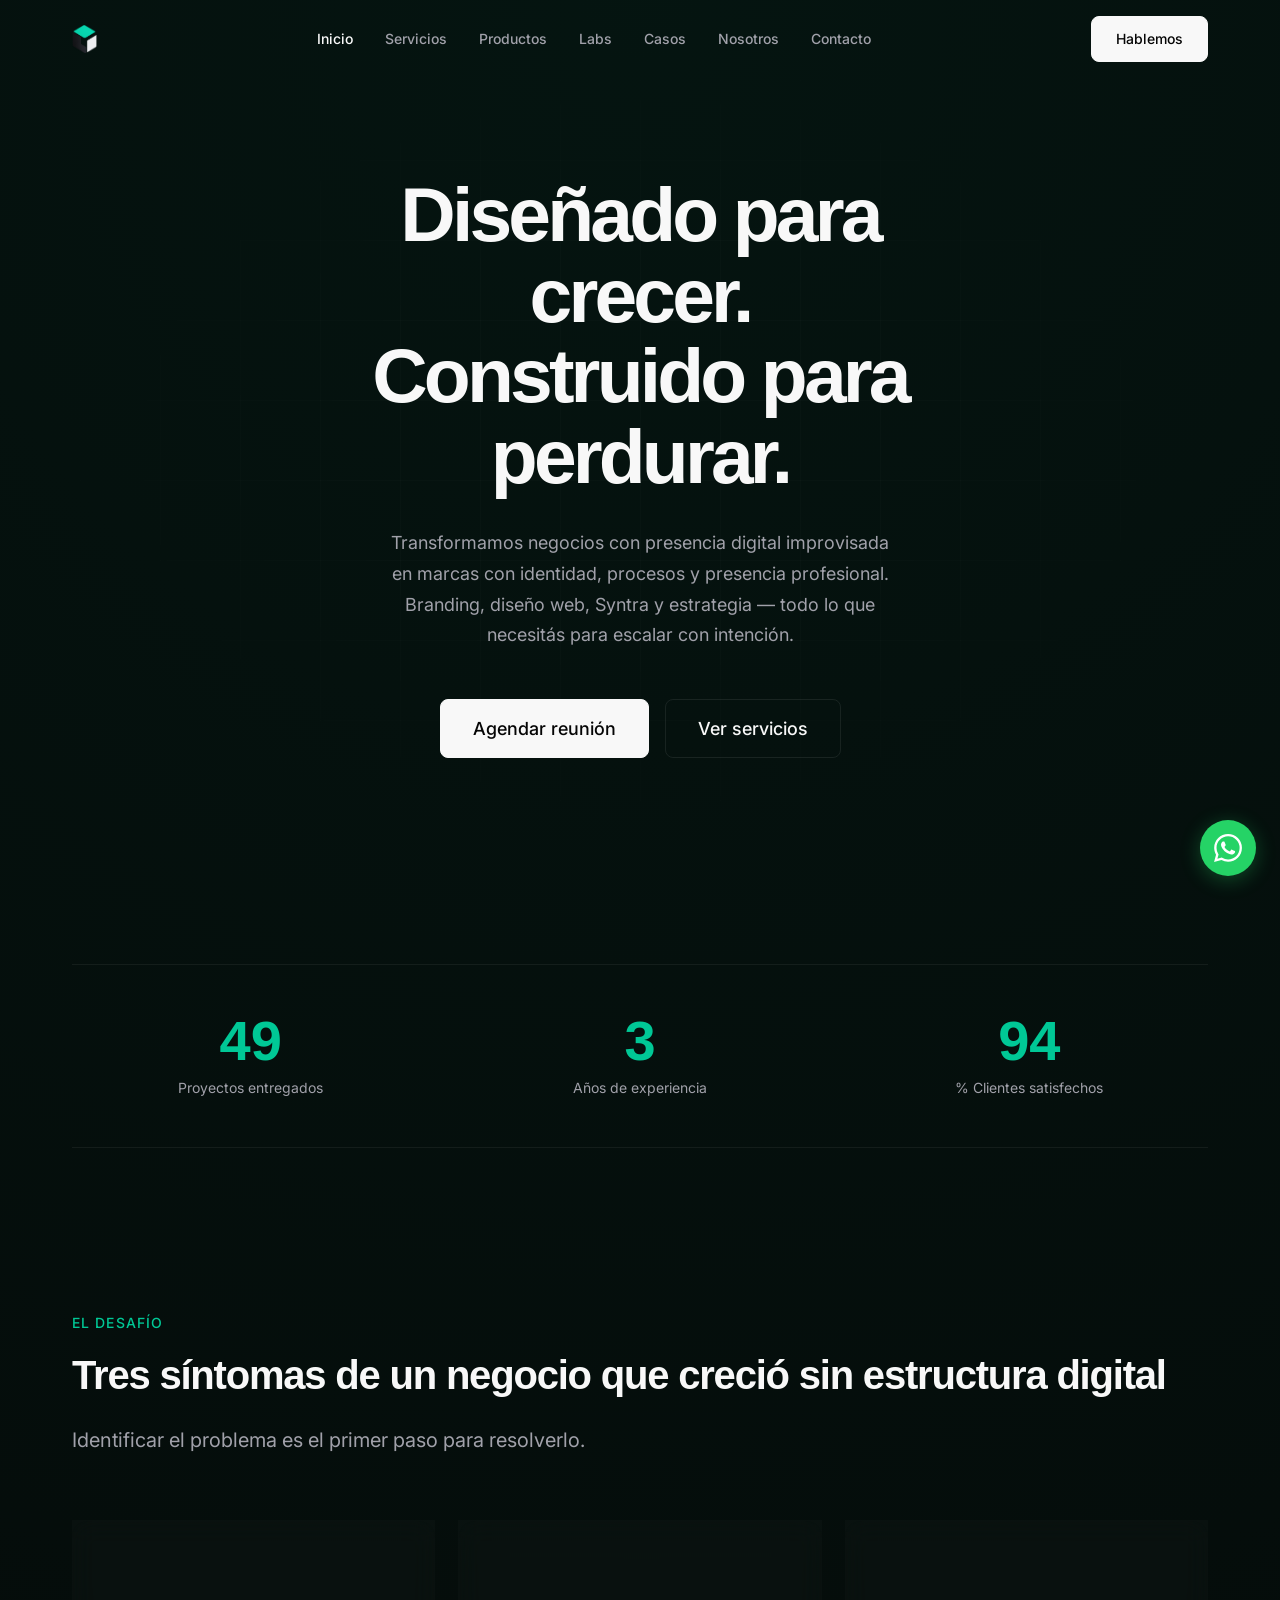
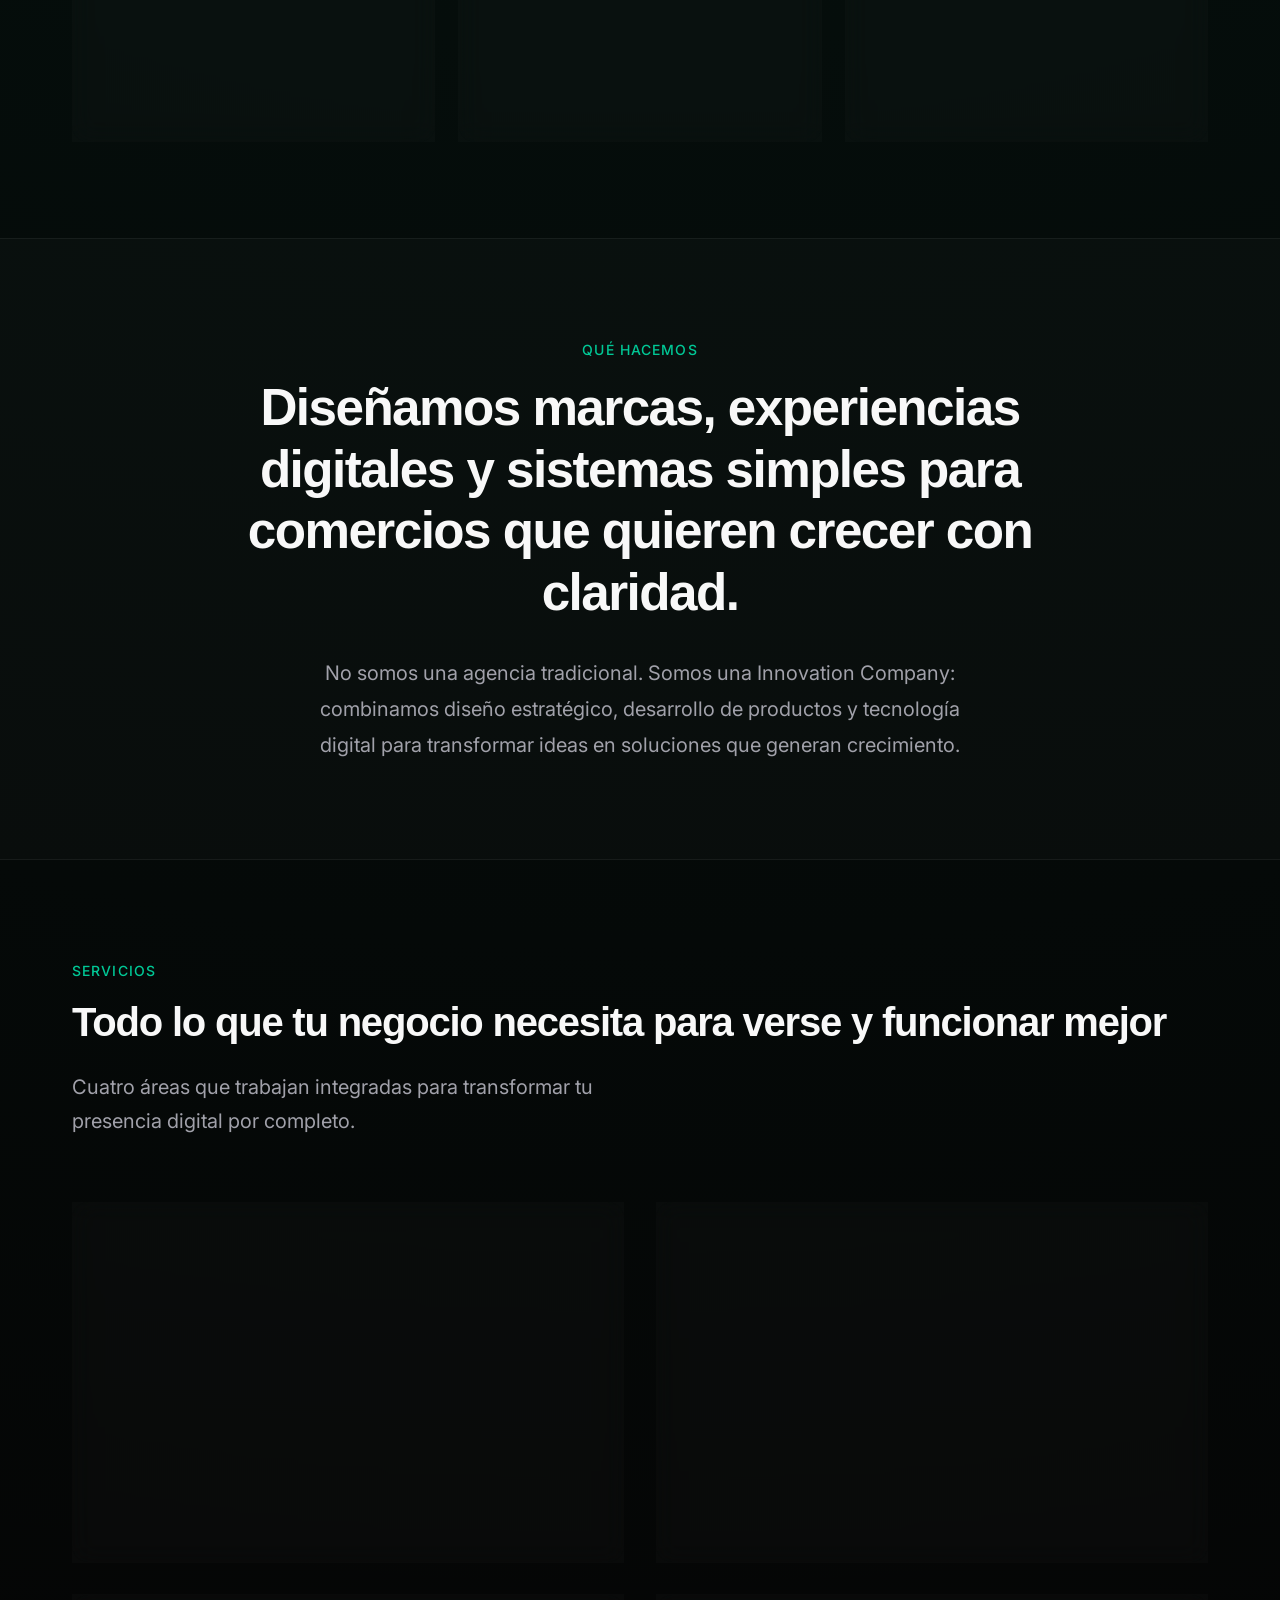
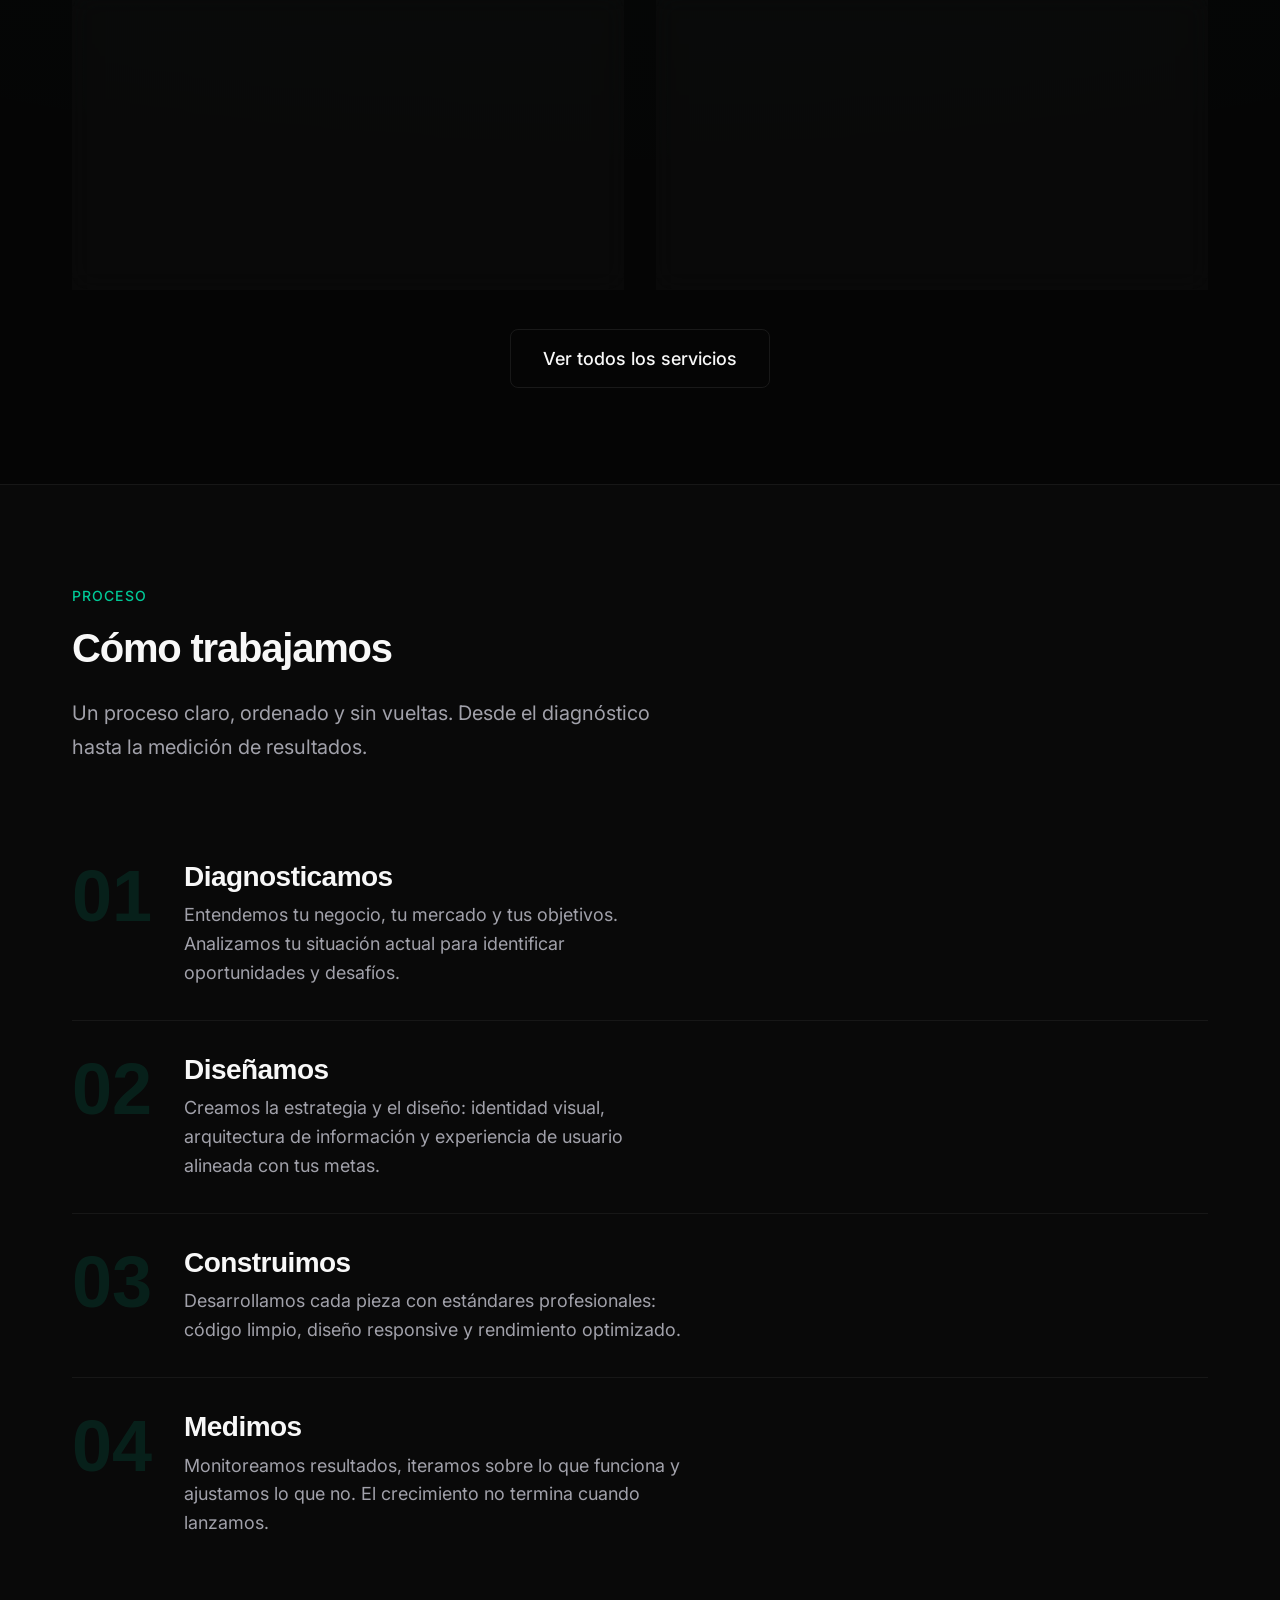
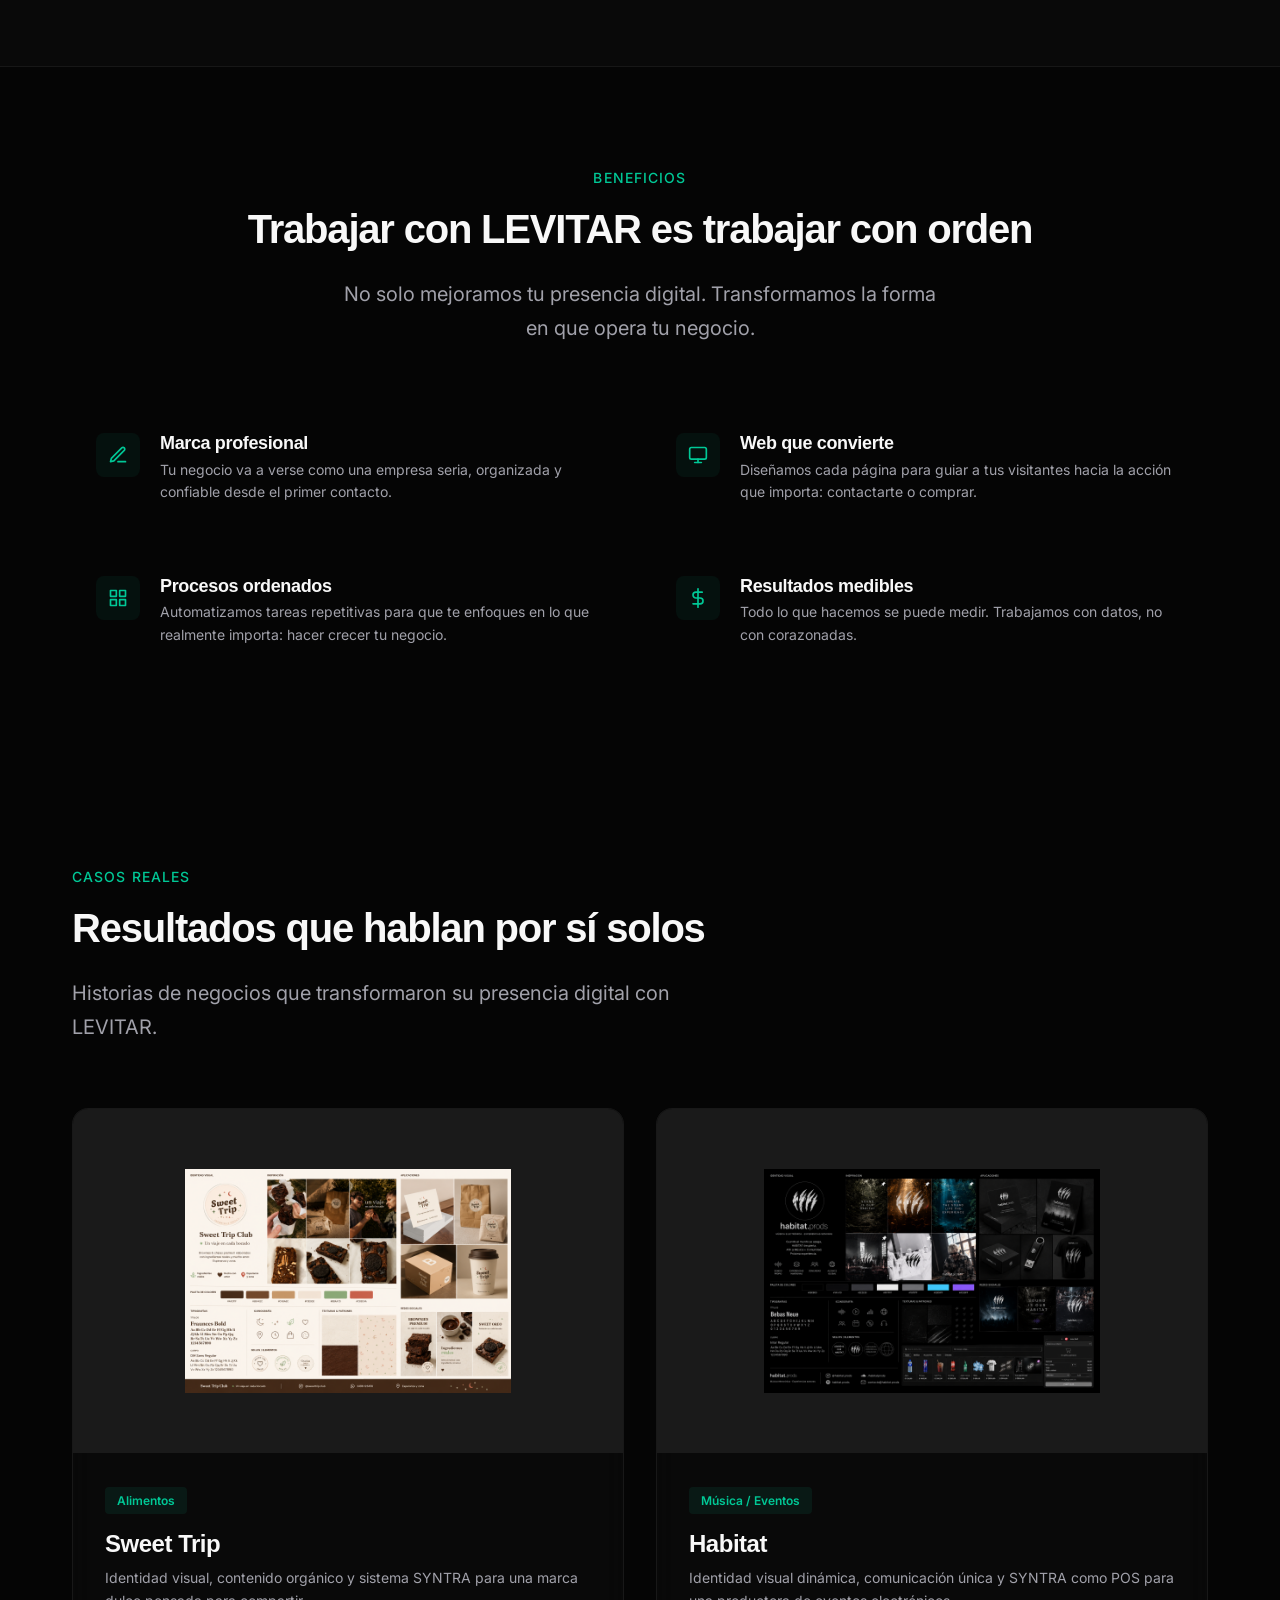
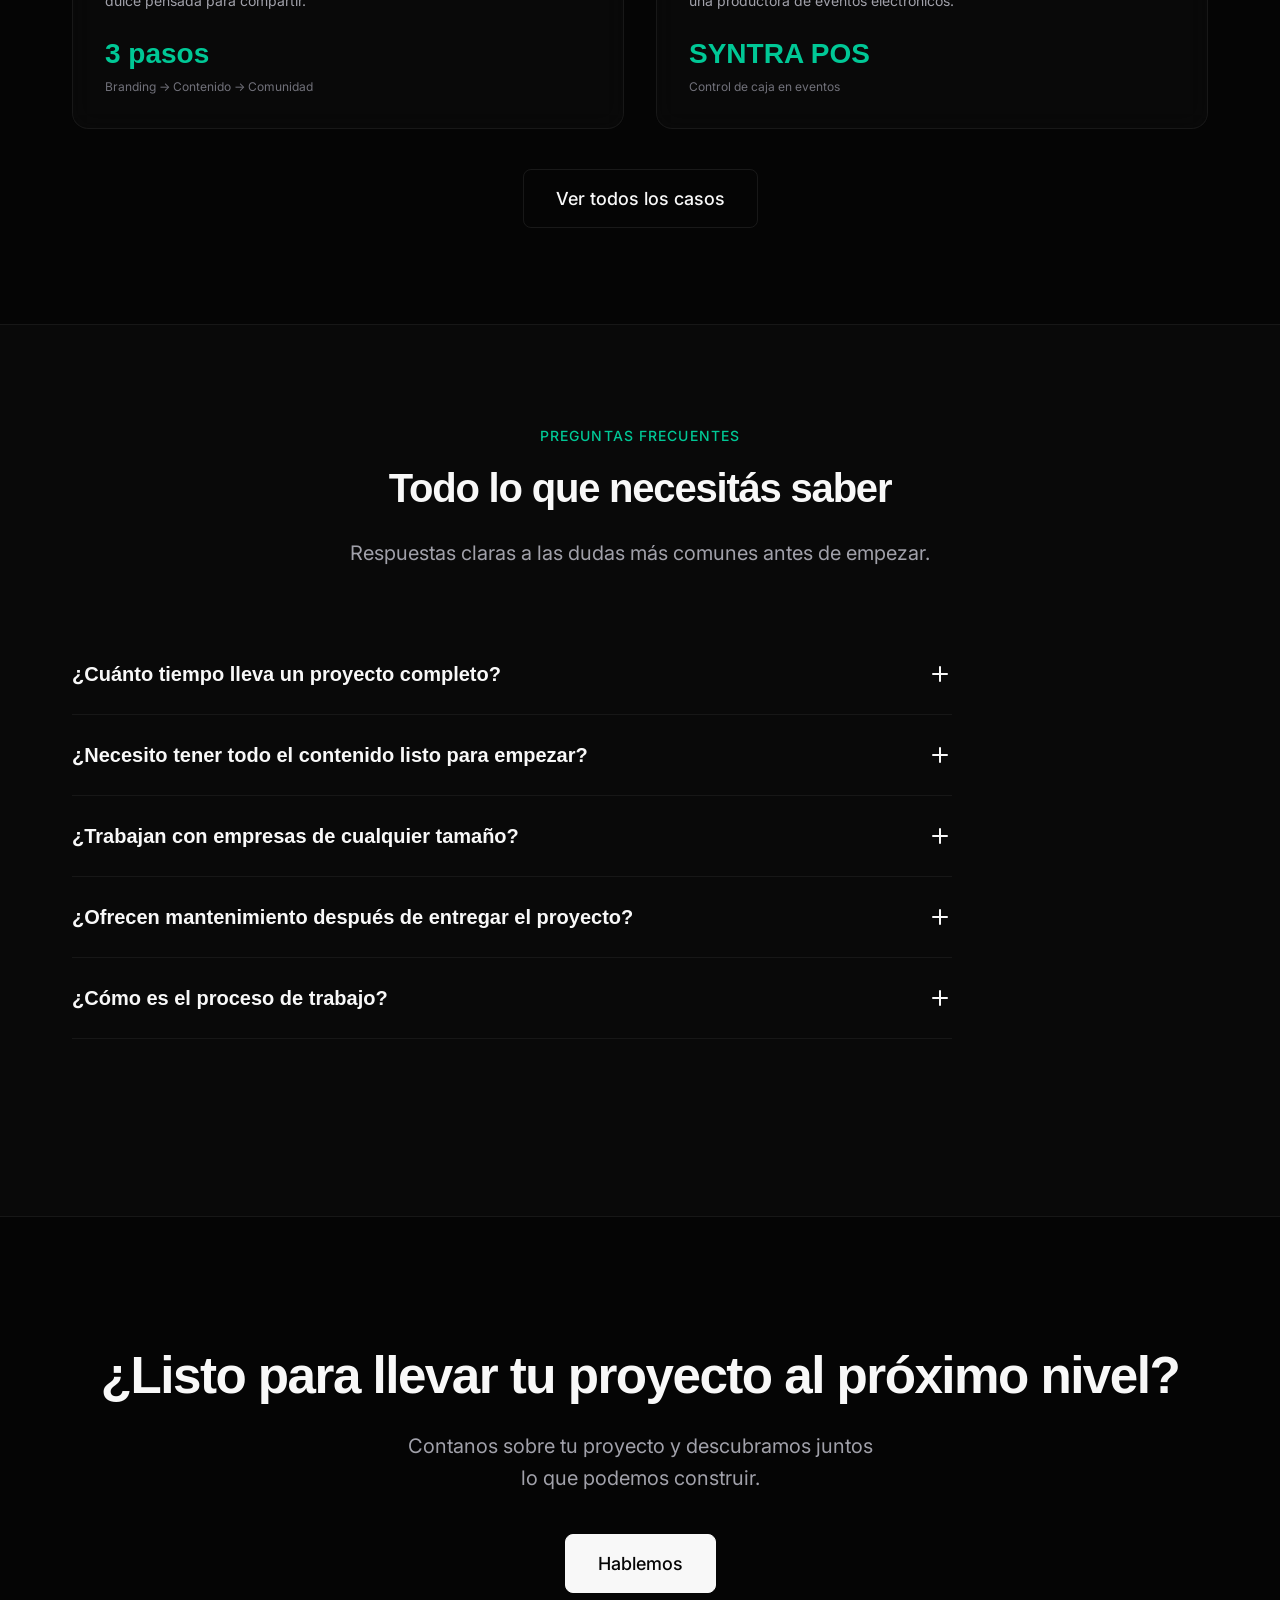
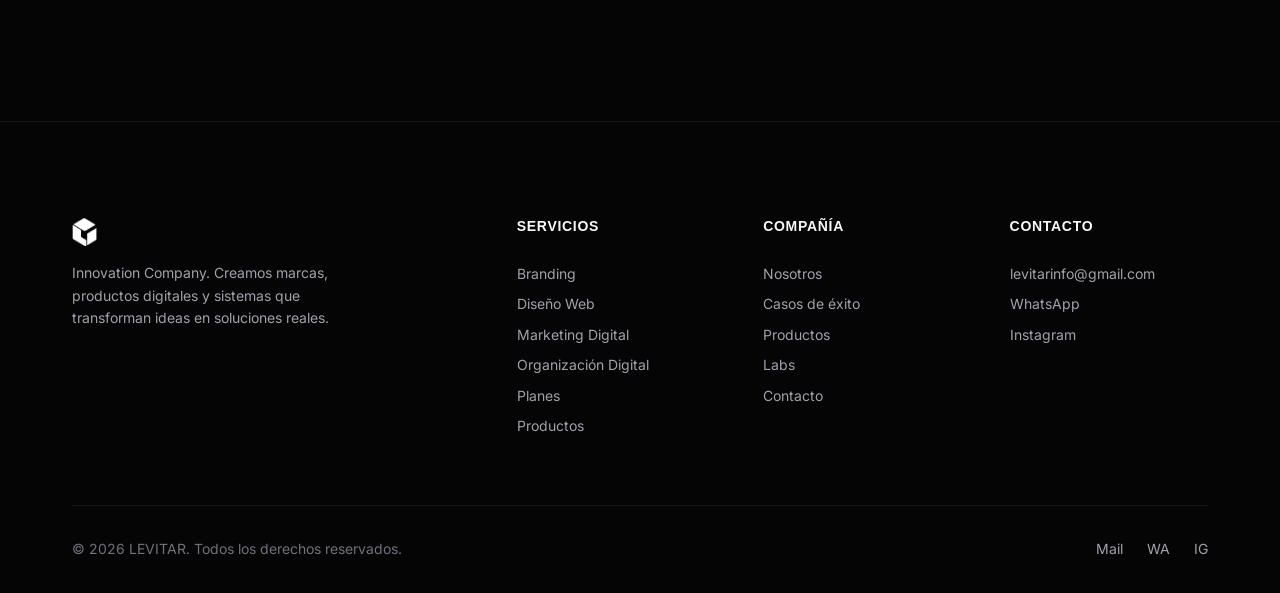
<file: index.html>
<!DOCTYPE html>
<html lang="es">
<head>
  <meta charset="UTF-8">
  <meta name="viewport" content="width=device-width, initial-scale=1.0">
  <title>LEVITAR — Innovation Company | Branding, Diseño Web y Sistemas</title>
  <meta name="description" content="Transformamos negocios con presencia digital improvisada en marcas profesionales con identidad, procesos y sistemas reales. Branding, diseño web, Syntra y estrategia digital.">
  <meta name="robots" content="index, follow">
  <link rel="canonical" href="https://levitar.com/">

  <!-- Open Graph -->
  <meta property="og:type" content="website">
  <meta property="og:url" content="https://levitar.com/">
  <meta property="og:title" content="LEVITAR — Innovation Company">
  <meta property="og:description" content="Transformamos negocios con presencia digital desordenada en marcas profesionales, organizadas y preparadas para crecer.">
  <meta property="og:image" content="https://levitar.com/assets/images/og/og-home.jpg">
  <meta property="og:locale" content="es_ES">

  <!-- Twitter Card -->
  <meta name="twitter:card" content="summary_large_image">
  <meta name="twitter:title" content="LEVITAR — Innovation Company">
  <meta name="twitter:description" content="Transformamos negocios con presencia digital desordenada en marcas profesionales, organizadas y preparadas para crecer.">
  <meta name="twitter:image" content="https://levitar.com/assets/images/og/og-home.jpg">

  <!-- Schema.org -->
  <script type="application/ld+json">
  {
    "@context": "https://schema.org",
    "@type": "Organization",
    "name": "LEVITAR",
    "url": "https://levitar.com",
    "description": "Innovation Company especializada en branding, diseño web, marketing digital y organización digital.",
    "foundingDate": "2020",
    "contactPoint": {
      "@type": "ContactPoint",
      "contactType": "sales",
      "email": "levitarinfo@gmail.com"
    },
    "sameAs": [
      "https://instagram.com/levitar",
      "https://instagram.com/levitar.studio"
    ]
  }
  </script>

  <!-- Fonts -->
  <link rel="preconnect" href="https://api.fontshare.com">
  <link rel="preconnect" href="https://fonts.googleapis.com">
  <link rel="preconnect" href="https://fonts.gstatic.com" crossorigin>
  <link href="https://api.fontshare.com/v2/css?f[]=satoshi@300,400,500,700,900&display=swap" rel="stylesheet">
  <link href="https://fonts.googleapis.com/css2?family=Inter:wght@300;400;500;600;700&display=swap" rel="stylesheet">

  <!-- CSS -->
  <link rel="stylesheet" href="assets/css/variables.css">
  <link rel="stylesheet" href="assets/css/reset.css">
  <link rel="stylesheet" href="assets/css/base.css">
  <link rel="stylesheet" href="assets/css/layout.css">
  <link rel="stylesheet" href="assets/css/components.css">
  <link rel="stylesheet" href="assets/css/home.css">

  <!-- Favicon -->
  <link rel="icon" type="image/svg+xml" href="assets/images/logo.png">
  <link rel="apple-touch-icon" href="assets/images/logo.png">
</head>
<body>

  <!-- Overlay for mobile menu -->
  <div class="overlay"></div>

  <!-- Header -->
  <header class="header">
    <div class="header-inner">
      <a href="index.html" class="header-logo">
        <img src="assets/images/logo.png" alt="LEVITAR" class="header-logo-img">
      </a>
      <button class="menu-toggle" aria-label="Abrir menú">
        <span></span><span></span><span></span>
      </button>
      <nav class="header-nav">
        <a href="index.html">Inicio</a>
        <a href="servicios.html">Servicios</a>
        <a href="productos.html">Productos</a>
        <a href="labs.html">Labs</a>
        <a href="casos.html">Casos</a>
        <a href="nosotros.html">Nosotros</a>
        <a href="contacto.html">Contacto</a>
      </nav>
      <div class="header-cta">
        <a href="contacto.html" class="btn btn-primary">Hablemos</a>
      </div>
    </div>
  </header>

  <main>
    <!-- Hero -->
    <section class="hero">
      <div class="hero-bg-pattern"></div>
      <div class="container">
        <div class="hero-content">
          <h1 class="reveal">
            <span class="line">Diseñado para crecer.</span>
            <span class="line">Construido para perdurar.</span>
          </h1>
          <p class="reveal" data-delay="200">Transformamos negocios con presencia digital improvisada en marcas con identidad, procesos y presencia profesional. Branding, diseño web, Syntra y estrategia — todo lo que necesitás para escalar con intención.</p>
          <div class="hero-actions reveal" data-delay="400">
            <a href="contacto.html" class="btn btn-primary btn-lg">Agendar reunión</a>
            <a href="servicios.html" class="btn btn-secondary btn-lg">Ver servicios</a>
          </div>
        </div>
      </div>
    </section>

    <!-- Stats -->
    <section class="section-sm">
      <div class="container">
        <div class="stats-bar reveal">
          <div class="stat-item">
            <div class="stat-number" data-target="50">0</div>
            <div class="stat-label">Proyectos entregados</div>
          </div>
          <div class="stat-item">
            <div class="stat-number" data-target="4">0</div>
            <div class="stat-label">Años de experiencia</div>
          </div>
          <div class="stat-item">
            <div class="stat-number" data-target="96">0</div>
            <div class="stat-label">% Clientes satisfechos</div>
          </div>
        </div>
      </div>
    </section>

    <!-- Problem -->
    <section class="section">
      <div class="container">
        <div class="section-header reveal">
          <span class="section-label">El desafío</span>
          <h2 class="section-title">Tres síntomas de un negocio que creció sin estructura digital</h2>
          <p class="section-subtitle">Identificar el problema es el primer paso para resolverlo.</p>
        </div>
        <div class="problem-grid">
          <div class="problem-item reveal" data-delay="100">
            <div class="problem-icon">
              <svg width="40" height="40" viewBox="0 0 24 24" fill="none" stroke="currentColor" stroke-width="1.5" stroke-linecap="round" stroke-linejoin="round">
                <path d="M12 20h9"/><path d="M16.5 3.5a2.121 2.121 0 0 1 3 3L7 19l-4 1 1-4L16.5 3.5z"/>
              </svg>
            </div>
            <h3>Marca improvisada</h3>
            <p>Logos hechos con plantillas, colores sin coherencia y una identidad que no comunica el valor real de tu negocio.</p>
          </div>
          <div class="problem-item reveal" data-delay="200">
            <div class="problem-icon">
              <svg width="40" height="40" viewBox="0 0 24 24" fill="none" stroke="currentColor" stroke-width="1.5" stroke-linecap="round" stroke-linejoin="round">
                <rect x="2" y="3" width="20" height="14" rx="2" ry="2"/><line x1="8" y1="21" x2="16" y2="21"/><line x1="12" y1="17" x2="12" y2="21"/>
              </svg>
            </div>
            <h3>Web antigua o inexistente</h3>
            <p>Sitios que no se ven bien en celular, cargan lento y no convierten visitantes en clientes.</p>
          </div>
          <div class="problem-item reveal" data-delay="300">
            <div class="problem-icon">
              <svg width="40" height="40" viewBox="0 0 24 24" fill="none" stroke="currentColor" stroke-width="1.5" stroke-linecap="round" stroke-linejoin="round">
                <rect x="3" y="3" width="7" height="7"/><rect x="14" y="3" width="7" height="7"/><rect x="14" y="14" width="7" height="7"/><rect x="3" y="14" width="7" height="7"/>
              </svg>
            </div>
            <h3>Procesos desordenados</h3>
            <p>Pedidos por WhatsApp, clientes en Excel, facturación manual. Tu negocio merece sistemas que funcionen solos.</p>
          </div>
        </div>
      </div>
    </section>

    <!-- What We Do -->
    <section class="section section-alt">
      <div class="container">
        <div class="whatwedo-content reveal">
          <span class="section-label">Qué hacemos</span>
          <h2>Diseñamos marcas, experiencias digitales y sistemas simples para comercios que quieren crecer con claridad.</h2>
          <p class="lead">No somos una agencia tradicional. Somos una Innovation Company: combinamos diseño estratégico, desarrollo de productos y tecnología digital para transformar ideas en soluciones que generan crecimiento.</p>
        </div>
      </div>
    </section>

    <!-- Services -->
    <section class="section">
      <div class="container">
        <div class="section-header reveal">
          <span class="section-label">Servicios</span>
          <h2 class="section-title">Todo lo que tu negocio necesita para verse y funcionar mejor</h2>
          <p class="section-subtitle">Cuatro áreas que trabajan integradas para transformar tu presencia digital por completo.</p>
        </div>
        <div class="grid-2">
          <div class="service-card reveal" data-delay="100">
            <div class="service-card-number">01</div>
            <h3>Branding</h3>
            <p>Identidad visual completa, sistema de marca y diseño gráfico para que tu negocio se vea tan profesional como es.</p>
            <div class="service-card-tags">
              <span class="service-tag">Identidad visual</span>
              <span class="service-tag">Sistema visual</span>
              <span class="service-tag">Manual de marca</span>
              <span class="service-tag">Redes sociales</span>
            </div>
          </div>
          <div class="service-card reveal" data-delay="200">
            <div class="service-card-number">02</div>
            <h3>Diseño Web</h3>
            <p>Landing pages, sitios institucionales y tiendas online con experiencia de usuario pensada para convertir.</p>
            <div class="service-card-tags">
              <span class="service-tag">Landing pages</span>
              <span class="service-tag">Sitios web</span>
              <span class="service-tag">Tiendas online</span>
              <span class="service-tag">UX/UI</span>
            </div>
          </div>
          <div class="service-card reveal" data-delay="300">
            <div class="service-card-number">03</div>
            <h3>Marketing Digital</h3>
            <p>Estrategia, contenido y campañas que conectan con tu audiencia y generan resultados medibles.</p>
            <div class="service-card-tags">
              <span class="service-tag">Estrategia</span>
              <span class="service-tag">Redes sociales</span>
              <span class="service-tag">Contenido</span>
              <span class="service-tag">Campañas</span>
            </div>
          </div>
          <div class="service-card reveal" data-delay="400">
            <div class="service-card-number">04</div>
            <h3>Organización Digital</h3>
            <p>Formularios, CRM, automatizaciones e integraciones para que tu negocio funcione solo.</p>
            <div class="service-card-tags">
              <span class="service-tag">Formularios</span>
              <span class="service-tag">CRM</span>
              <span class="service-tag">Automatizaciones</span>
              <span class="service-tag">SYNTRA</span>
            </div>
          </div>
        </div>
        <div class="reveal" style="text-align:center;margin-top:var(--space-10)">
          <a href="servicios.html" class="btn btn-outline btn-lg">Ver todos los servicios</a>
        </div>
      </div>
    </section>

    <!-- Process -->
    <section class="section section-alt">
      <div class="container">
        <div class="section-header reveal">
          <span class="section-label">Proceso</span>
          <h2 class="section-title">Cómo trabajamos</h2>
          <p class="section-subtitle">Un proceso claro, ordenado y sin vueltas. Desde el diagnóstico hasta la medición de resultados.</p>
        </div>
        <div class="process-step reveal" data-delay="100">
          <div class="process-step-number">01</div>
          <div class="process-step-content">
            <h3>Diagnosticamos</h3>
            <p>Entendemos tu negocio, tu mercado y tus objetivos. Analizamos tu situación actual para identificar oportunidades y desafíos.</p>
          </div>
        </div>
        <div class="process-step reveal" data-delay="200">
          <div class="process-step-number">02</div>
          <div class="process-step-content">
            <h3>Diseñamos</h3>
            <p>Creamos la estrategia y el diseño: identidad visual, arquitectura de información y experiencia de usuario alineada con tus metas.</p>
          </div>
        </div>
        <div class="process-step reveal" data-delay="300">
          <div class="process-step-number">03</div>
          <div class="process-step-content">
            <h3>Construimos</h3>
            <p>Desarrollamos cada pieza con estándares profesionales: código limpio, diseño responsive y rendimiento optimizado.</p>
          </div>
        </div>
        <div class="process-step reveal" data-delay="400">
          <div class="process-step-number">04</div>
          <div class="process-step-content">
            <h3>Medimos</h3>
            <p>Monitoreamos resultados, iteramos sobre lo que funciona y ajustamos lo que no. El crecimiento no termina cuando lanzamos.</p>
          </div>
        </div>
      </div>
    </section>

    <!-- Benefits -->
    <section class="section">
      <div class="container">
        <div class="section-header section-header-centered reveal">
          <span class="section-label">Beneficios</span>
          <h2 class="section-title">Trabajar con LEVITAR es trabajar con orden</h2>
          <p class="section-subtitle">No solo mejoramos tu presencia digital. Transformamos la forma en que opera tu negocio.</p>
        </div>
        <div class="benefits-grid">
          <div class="benefit-item reveal" data-delay="100">
            <div class="benefit-icon">
              <svg width="20" height="20" viewBox="0 0 24 24" fill="none" stroke="currentColor" stroke-width="2" stroke-linecap="round" stroke-linejoin="round"><path d="M12 20h9"/><path d="M16.5 3.5a2.121 2.121 0 0 1 3 3L7 19l-4 1 1-4L16.5 3.5z"/></svg>
            </div>
            <div>
              <h4>Marca profesional</h4>
              <p>Tu negocio va a verse como una empresa seria, organizada y confiable desde el primer contacto.</p>
            </div>
          </div>
          <div class="benefit-item reveal" data-delay="200">
            <div class="benefit-icon">
              <svg width="20" height="20" viewBox="0 0 24 24" fill="none" stroke="currentColor" stroke-width="2" stroke-linecap="round" stroke-linejoin="round"><rect x="2" y="3" width="20" height="14" rx="2" ry="2"/><line x1="8" y1="21" x2="16" y2="21"/><line x1="12" y1="17" x2="12" y2="21"/></svg>
            </div>
            <div>
              <h4>Web que convierte</h4>
              <p>Diseñamos cada página para guiar a tus visitantes hacia la acción que importa: contactarte o comprar.</p>
            </div>
          </div>
          <div class="benefit-item reveal" data-delay="300">
            <div class="benefit-icon">
              <svg width="20" height="20" viewBox="0 0 24 24" fill="none" stroke="currentColor" stroke-width="2" stroke-linecap="round" stroke-linejoin="round"><rect x="3" y="3" width="7" height="7"/><rect x="14" y="3" width="7" height="7"/><rect x="14" y="14" width="7" height="7"/><rect x="3" y="14" width="7" height="7"/></svg>
            </div>
            <div>
              <h4>Procesos ordenados</h4>
              <p>Automatizamos tareas repetitivas para que te enfoques en lo que realmente importa: hacer crecer tu negocio.</p>
            </div>
          </div>
          <div class="benefit-item reveal" data-delay="400">
            <div class="benefit-icon">
              <svg width="20" height="20" viewBox="0 0 24 24" fill="none" stroke="currentColor" stroke-width="2" stroke-linecap="round" stroke-linejoin="round"><line x1="12" y1="1" x2="12" y2="23"/><path d="M17 5H9.5a3.5 3.5 0 0 0 0 7h5a3.5 3.5 0 0 1 0 7H6"/></svg>
            </div>
            <div>
              <h4>Resultados medibles</h4>
              <p>Todo lo que hacemos se puede medir. Trabajamos con datos, no con corazonadas.</p>
            </div>
          </div>
        </div>
      </div>
    </section>

    <!-- Cases -->
    <section class="section">
      <div class="container">
        <div class="section-header reveal">
          <span class="section-label">Casos reales</span>
          <h2 class="section-title">Resultados que hablan por sí solos</h2>
          <p class="section-subtitle">Historias de negocios que transformaron su presencia digital con LEVITAR.</p>
        </div>
        <div class="grid-2">
          <div class="case-card reveal" data-delay="100">
            <div class="case-card-image" style="background:#1a1a1a;padding:2rem;display:flex;align-items:center;justify-content:center">
              <img src="projects/press-sweet.png" alt="Sweet Trip" style="max-width:80%;max-height:80%;object-fit:contain">
            </div>
            <div class="case-card-body">
              <span class="case-card-tag">Alimentos</span>
              <h3>Sweet Trip</h3>
              <p>Identidad visual, contenido orgánico y sistema SYNTRA para una marca dulce pensada para compartir.</p>
              <div class="case-stat">3 pasos</div>
              <div class="case-stat-label">Branding → Contenido → Comunidad</div>
            </div>
          </div>
          <div class="case-card reveal" data-delay="200">
            <div class="case-card-image" style="background:#1a1a1a;padding:2rem;display:flex;align-items:center;justify-content:center">
              <img src="projects/press-habit.png" alt="Habitat" style="max-width:80%;max-height:80%;object-fit:contain">
            </div>
            <div class="case-card-body">
              <span class="case-card-tag">Música / Eventos</span>
              <h3>Habitat</h3>
              <p>Identidad visual dinámica, comunicación única y SYNTRA como POS para una productora de eventos electrónicos.</p>
              <div class="case-stat">SYNTRA POS</div>
              <div class="case-stat-label">Control de caja en eventos</div>
            </div>
          </div>
        </div>
        <div class="reveal" style="text-align:center;margin-top:var(--space-10)">
          <a href="casos.html" class="btn btn-outline btn-lg">Ver todos los casos</a>
        </div>
      </div>
    </section>

    <!-- FAQ -->
    <section class="section section-alt">
      <div class="container">
        <div class="section-header section-header-centered reveal">
          <span class="section-label">Preguntas frecuentes</span>
          <h2 class="section-title">Todo lo que necesitás saber</h2>
          <p class="section-subtitle">Respuestas claras a las dudas más comunes antes de empezar.</p>
        </div>
        <div class="container-narrow">
          <div class="accordion reveal" data-delay="100">
            <button class="accordion-header">
              ¿Cuánto tiempo lleva un proyecto completo?
              <span class="accordion-icon"></span>
            </button>
            <div class="accordion-content">
              <p>Depende del alcance. Un proyecto de branding esencial puede llevar 2-3 semanas. Una web institucional completa, de 4 a 6 semanas. Proyectos integrales con branding + web + organización digital, de 6 a 10 semanas. En la primera consulta te damos un timeline claro.</p>
            </div>
          </div>
          <div class="accordion reveal" data-delay="200">
            <button class="accordion-header">
              ¿Necesito tener todo el contenido listo para empezar?
              <span class="accordion-icon"></span>
            </button>
            <div class="accordion-content">
              <p>No. Te guiamos en todo el proceso. Te ayudamos a definir los textos, seleccionar imágenes y organizar la información para que el resultado sea profesional sin que tengas que hacer todo el trabajo solo.</p>
            </div>
          </div>
          <div class="accordion reveal" data-delay="300">
            <button class="accordion-header">
              ¿Trabajan con empresas de cualquier tamaño?
              <span class="accordion-icon"></span>
            </button>
            <div class="accordion-content">
              <p>Sí. Nuestro método se adapta al tamaño y la etapa de cada negocio. Desde emprendimientos que están dando sus primeros pasos hasta empresas consolidadas que necesitan un rediseño completo de su presencia digital.</p>
            </div>
          </div>
          <div class="accordion reveal" data-delay="400">
            <button class="accordion-header">
              ¿Ofrecen mantenimiento después de entregar el proyecto?
              <span class="accordion-icon"></span>
            </button>
            <div class="accordion-content">
              <p>Sí. Ofrecemos planes de mantenimiento y soporte continuo para que tu web y sistemas sigan funcionando perfectamente. También podemos encargarnos de la gestión de redes sociales y campañas de marketing.</p>
            </div>
          </div>
          <div class="accordion reveal" data-delay="500">
            <button class="accordion-header">
              ¿Cómo es el proceso de trabajo?
              <span class="accordion-icon"></span>
            </button>
            <div class="accordion-content">
              <p>Trabajamos en etapas: diagnóstico, estrategia, diseño, desarrollo y lanzamiento. Durante todo el proceso mantenemos comunicación constante para asegurarnos de que el resultado supere tus expectativas.</p>
            </div>
          </div>
          <div class="accordion reveal" data-delay="600">
            <button class="accordion-header">
              ¿Qué es SYNTRA?
              <span class="accordion-icon"></span>
            </button>
            <div class="accordion-content">
              <p>SYNTRA es nuestro sistema de organización digital. Una plataforma que integra formularios, CRM, automatizaciones y herramientas de gestión para que tu negocio funcione de manera ordenada y eficiente, sin depender de planillas ni procesos manuales.</p>
            </div>
          </div>
        </div>
      </div>
    </section>

    <!-- Final CTA -->
    <section class="cta-section">
      <div class="container">
        <h2 class="reveal">¿Listo para llevar tu proyecto al próximo nivel?</h2>
        <p class="reveal" data-delay="200">Contanos sobre tu proyecto y descubramos juntos lo que podemos construir.</p>
        <div class="reveal" data-delay="400">
          <a href="contacto.html" class="btn btn-primary btn-lg">Hablemos</a>
        </div>
      </div>
    </section>
  </main>

  <!-- Footer -->
  <footer class="footer">
    <div class="container">
      <div class="footer-grid">
        <div class="footer-brand">
          <img src="assets/images/logo.png" alt="LEVITAR" class="header-logo-img">
          <p>Innovation Company. Creamos marcas, productos digitales y sistemas que transforman ideas en soluciones reales.</p>
        </div>
        <div class="footer-col">
          <h4>Servicios</h4>
          <a href="servicios.html#branding">Branding</a>
          <a href="servicios.html#diseno-web">Diseño Web</a>
          <a href="servicios.html#marketing">Marketing Digital</a>
          <a href="servicios.html#organizacion">Organización Digital</a>
          <a href="servicios.html#planes">Planes</a>
          <a href="productos.html">Productos</a>
        </div>
        <div class="footer-col">
          <h4>Compañía</h4>
          <a href="nosotros.html">Nosotros</a>
          <a href="casos.html">Casos de éxito</a>
          <a href="productos.html">Productos</a>
          <a href="labs.html">Labs</a>
          <a href="contacto.html">Contacto</a>
        </div>
        <div class="footer-col">
          <h4>Contacto</h4>
          <a href="mailto:levitarinfo@gmail.com">levitarinfo@gmail.com</a>
          <a href="https://wa.me/543496578813" target="_blank" rel="noopener">WhatsApp</a>
          <a href="https://instagram.com/levitar.studio" target="_blank" rel="noopener">Instagram</a>
        </div>
      </div>
      <div class="footer-bottom">
        <span>&copy; 2026 LEVITAR. Todos los derechos reservados.</span>
        <div class="footer-social">
          <a href="mailto:levitarinfo@gmail.com" aria-label="Email">Mail</a>
          <a href="https://wa.me/543496578813" target="_blank" rel="noopener" aria-label="WhatsApp">WA</a>
          <a href="https://instagram.com/levitar.studio" target="_blank" rel="noopener" aria-label="Instagram">IG</a>
        </div>
      </div>
    </div>
  </footer>

  <!-- WhatsApp -->
  <a href="https://wa.me/543496578813" target="_blank" rel="noopener" class="whatsapp-float" aria-label="WhatsApp">
    <svg viewBox="0 0 24 24" fill="currentColor"><path d="M17.472 14.382c-.297-.149-1.758-.867-2.03-.967-.273-.099-.471-.148-.67.15-.197.297-.767.966-.94 1.164-.173.199-.347.223-.644.075-.297-.15-1.255-.463-2.39-1.475-.883-.788-1.48-1.761-1.653-2.059-.173-.297-.018-.458.13-.606.134-.133.298-.347.446-.52.149-.174.198-.298.298-.497.099-.198.05-.371-.025-.52-.075-.149-.669-1.612-.916-2.207-.242-.579-.487-.5-.669-.51-.173-.008-.371-.01-.57-.01-.198 0-.52.074-.792.372-.272.297-1.04 1.016-1.04 2.479 0 1.462 1.065 2.875 1.213 3.074.149.198 2.096 3.2 5.077 4.487.709.306 1.262.489 1.694.625.712.227 1.36.195 1.871.118.571-.085 1.758-.719 2.006-1.413.248-.694.248-1.289.173-1.413-.074-.124-.272-.198-.57-.347m-5.421 7.403h-.004a9.87 9.87 0 01-5.031-1.378l-.361-.214-3.741.982.998-3.648-.235-.374a9.86 9.86 0 01-1.51-5.26c.001-5.45 4.436-9.884 9.888-9.884 2.64 0 5.122 1.03 6.988 2.898a9.825 9.825 0 012.893 6.994c-.003 5.45-4.437 9.884-9.885 9.884m8.413-18.297A11.815 11.815 0 0012.05 0C5.495 0 .16 5.335.157 11.892c0 2.096.547 4.142 1.588 5.945L.057 24l6.305-1.654a11.882 11.882 0 005.683 1.448h.005c6.554 0 11.89-5.335 11.893-11.893a11.821 11.821 0 00-3.48-8.413z"/></svg>
  </a>

  <!-- Scripts -->
  <script src="assets/js/navigation.js"></script>
  <script src="assets/js/animations.js"></script>
  <script src="assets/js/accordion.js"></script>
  <script src="assets/js/main.js"></script>
</body>
</html>
</file>
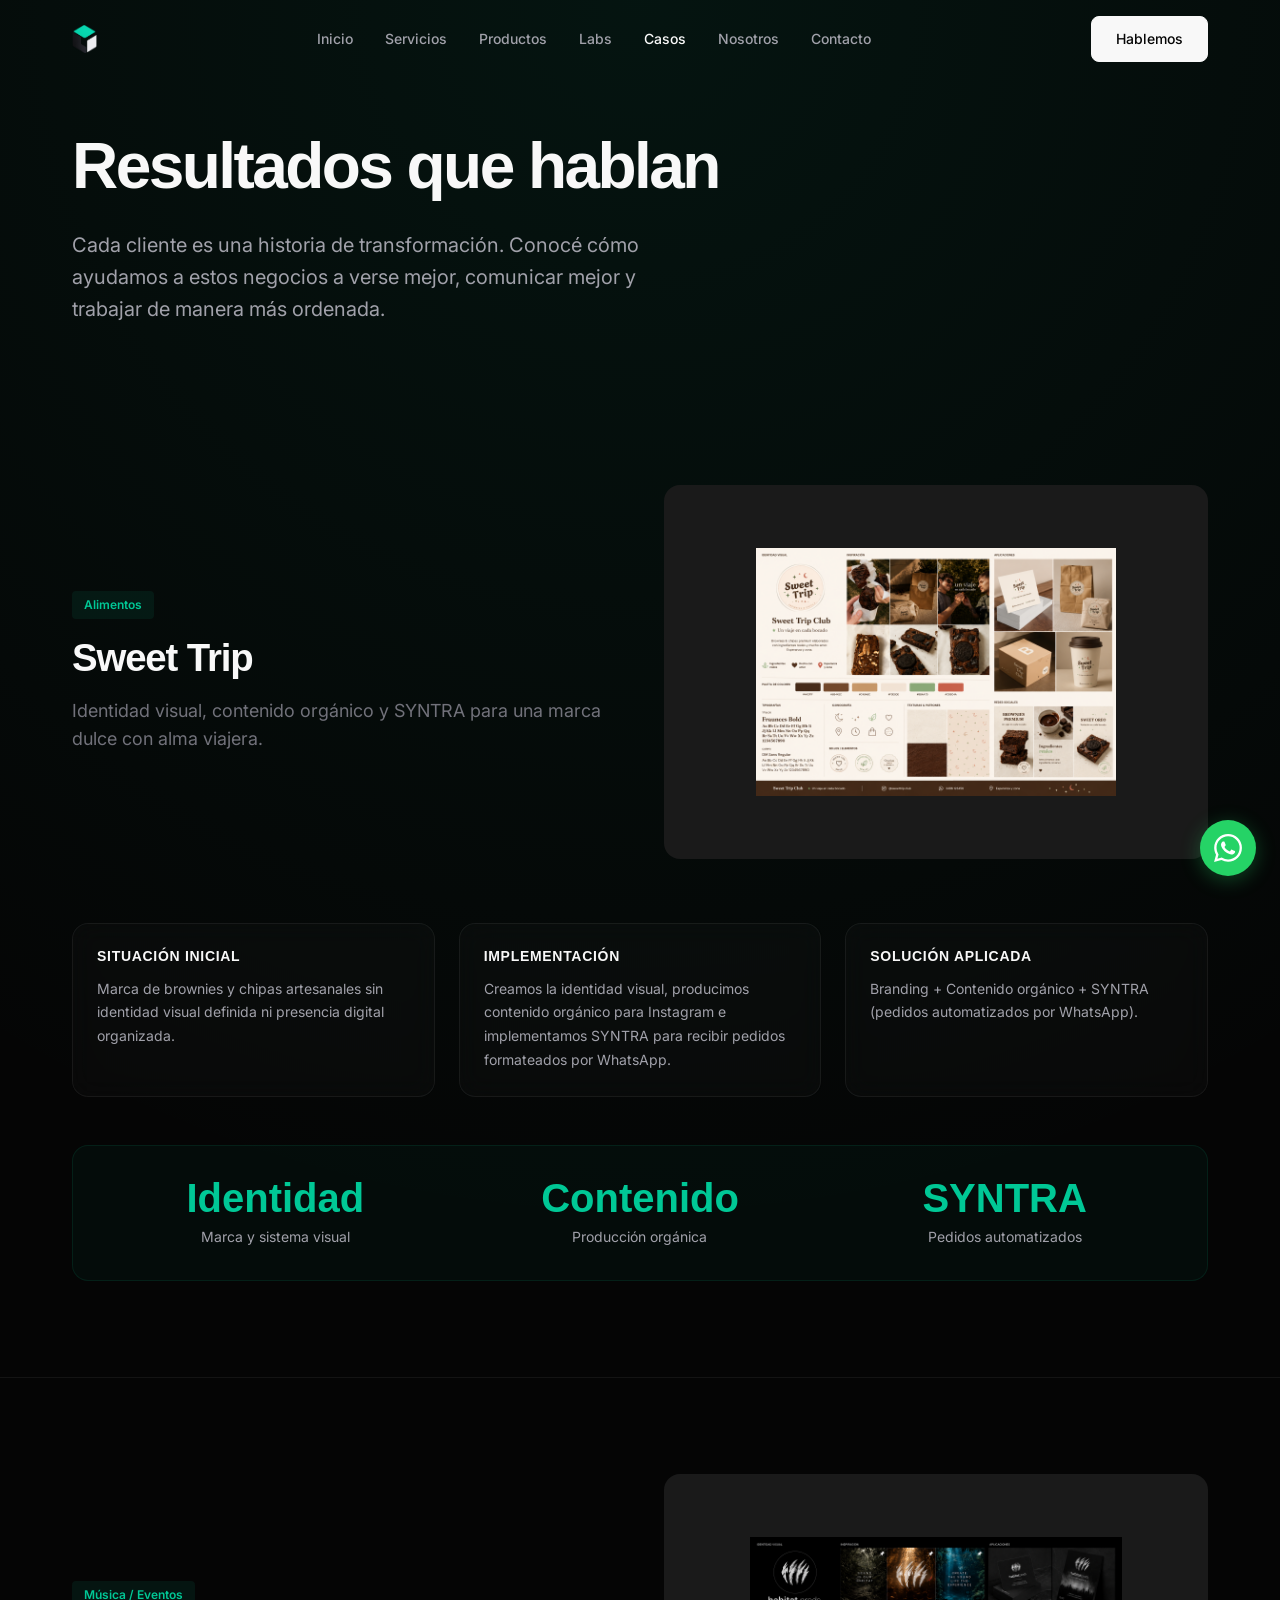
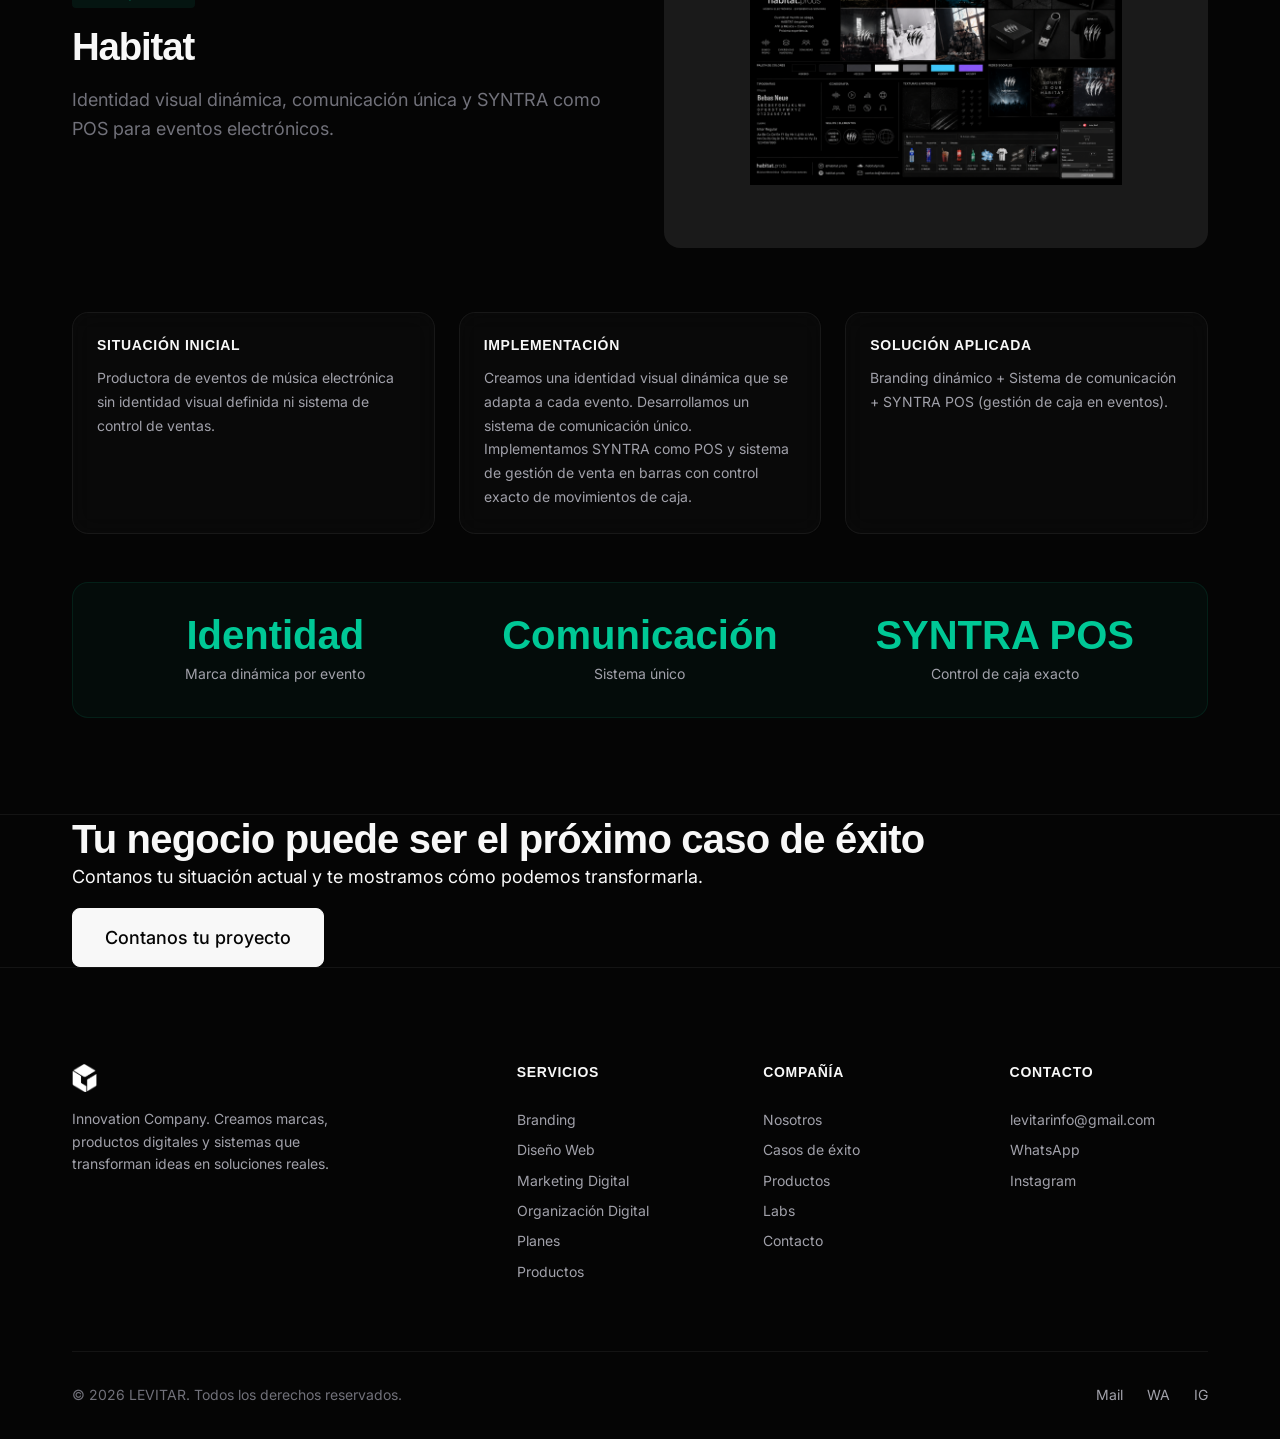
<file: casos.html>
<!DOCTYPE html>
<html lang="es">
<head>
  <meta charset="UTF-8">
  <meta name="viewport" content="width=device-width, initial-scale=1.0">
  <title>Casos de Éxito — LEVITAR | Innovation Company</title>
  <meta name="description" content="Conocé cómo transformamos la presencia digital de NÓMADA, PURO ORIGEN y URBANA. Resultados reales de negocios que crecieron con LEVITAR.">
  <meta name="robots" content="index, follow">
  <link rel="canonical" href="https://levitar.com/casos.html">

  <meta property="og:type" content="website">
  <meta property="og:url" content="https://levitar.com/casos.html">
  <meta property="og:title" content="Casos de Éxito — LEVITAR | Innovation Company">
  <meta property="og:description" content="Resultados reales de negocios que transformaron su presencia digital con LEVITAR.">
  <meta property="og:image" content="https://levitar.com/assets/images/og/og-cases.jpg">
  <meta property="og:locale" content="es_ES">

  <meta name="twitter:card" content="summary_large_image">
  <meta name="twitter:title" content="Casos de Éxito — LEVITAR | Innovation Company">
  <meta name="twitter:description" content="Resultados reales de negocios que transformaron su presencia digital con LEVITAR.">
  <meta name="twitter:image" content="https://levitar.com/assets/images/og/og-cases.jpg">

  <link rel="preconnect" href="https://api.fontshare.com">
  <link rel="preconnect" href="https://fonts.googleapis.com">
  <link rel="preconnect" href="https://fonts.gstatic.com" crossorigin>
  <link href="https://api.fontshare.com/v2/css?f[]=satoshi@300,400,500,700,900&display=swap" rel="stylesheet">
  <link href="https://fonts.googleapis.com/css2?family=Inter:wght@300;400;500;600;700&display=swap" rel="stylesheet">

  <link rel="stylesheet" href="assets/css/variables.css">
  <link rel="stylesheet" href="assets/css/reset.css">
  <link rel="stylesheet" href="assets/css/base.css">
  <link rel="stylesheet" href="assets/css/layout.css">
  <link rel="stylesheet" href="assets/css/components.css">
  <link rel="stylesheet" href="assets/css/cases.css">

  <link rel="icon" type="image/svg+xml" href="assets/images/logo.png">
</head>
<body>

  <div class="overlay"></div>

  <header class="header">
    <div class="header-inner">
      <a href="index.html" class="header-logo">
        <img src="assets/images/logo.png" alt="LEVITAR" class="header-logo-img">
      </a>
      <button class="menu-toggle" aria-label="Abrir menú">
        <span></span><span></span><span></span>
      </button>
      <nav class="header-nav">
        <a href="index.html">Inicio</a>
        <a href="servicios.html">Servicios</a>
        <a href="productos.html">Productos</a>
        <a href="labs.html">Labs</a>
        <a href="casos.html">Casos</a>
        <a href="nosotros.html">Nosotros</a>
        <a href="contacto.html">Contacto</a>
      </nav>
      <div class="header-cta">
        <a href="contacto.html" class="btn btn-primary">Hablemos</a>
      </div>
    </div>
  </header>

  <main>
    <!-- Hero -->
    <section class="cases-hero">
      <div class="container">
        <h1 class="reveal">Resultados que hablan</h1>
        <p class="reveal" data-delay="200">Cada cliente es una historia de transformación. Conocé cómo ayudamos a estos negocios a verse mejor, comunicar mejor y trabajar de manera más ordenada.</p>
      </div>
    </section>

    <!-- Case 1: Sweet Trip -->
    <section class="case-study">
      <div class="container">
        <div class="case-study-header reveal">
          <div>
            <span class="industry">Alimentos</span>
            <h2>Sweet Trip</h2>
            <p style="color:var(--color-gray-400);font-size:var(--text-base)">Identidad visual, contenido orgánico y SYNTRA para una marca dulce con alma viajera.</p>
          </div>
          <div class="case-study-image" style="background:#1a1a1a;padding:2rem;display:flex;align-items:center;justify-content:center">
            <img src="projects/press-sweet.png" alt="Sweet Trip" style="max-width:80%;max-height:80%;object-fit:contain">
          </div>
        </div>
        <div class="case-study-grid reveal" data-delay="200">
          <div class="case-study-card">
            <h4>Situación inicial</h4>
            <p>Marca de brownies y chipas artesanales sin identidad visual definida ni presencia digital organizada.</p>
          </div>
          <div class="case-study-card">
            <h4>Implementación</h4>
            <p>Creamos la identidad visual, producimos contenido orgánico para Instagram e implementamos SYNTRA para recibir pedidos formateados por WhatsApp.</p>
          </div>
          <div class="case-study-card">
            <h4>Solución aplicada</h4>
            <p>Branding + Contenido orgánico + SYNTRA (pedidos automatizados por WhatsApp).</p>
          </div>
        </div>
        <div class="case-results reveal" data-delay="300">
          <div class="case-result-item">
            <div class="case-result-number">Identidad</div>
            <div class="case-result-label">Marca y sistema visual</div>
          </div>
          <div class="case-result-item">
            <div class="case-result-number">Contenido</div>
            <div class="case-result-label">Producción orgánica</div>
          </div>
          <div class="case-result-item">
            <div class="case-result-number">SYNTRA</div>
            <div class="case-result-label">Pedidos automatizados</div>
          </div>
        </div>
      </div>
    </section>

    <!-- Case 2: Habitat -->
    <section class="case-study">
      <div class="container">
        <div class="case-study-header reveal">
          <div>
            <span class="industry">Música / Eventos</span>
            <h2>Habitat</h2>
            <p style="color:var(--color-gray-400);font-size:var(--text-base)">Identidad visual dinámica, comunicación única y SYNTRA como POS para eventos electrónicos.</p>
          </div>
          <div class="case-study-image" style="background:#1a1a1a;padding:2rem;display:flex;align-items:center;justify-content:center">
            <img src="projects/press-habit.png" alt="Habitat" style="max-width:80%;max-height:80%;object-fit:contain">
          </div>
        </div>
        <div class="case-study-grid reveal" data-delay="200">
          <div class="case-study-card">
            <h4>Situación inicial</h4>
            <p>Productora de eventos de música electrónica sin identidad visual definida ni sistema de control de ventas.</p>
          </div>
          <div class="case-study-card">
            <h4>Implementación</h4>
            <p>Creamos una identidad visual dinámica que se adapta a cada evento. Desarrollamos un sistema de comunicación único. Implementamos SYNTRA como POS y sistema de gestión de venta en barras con control exacto de movimientos de caja.</p>
          </div>
          <div class="case-study-card">
            <h4>Solución aplicada</h4>
            <p>Branding dinámico + Sistema de comunicación + SYNTRA POS (gestión de caja en eventos).</p>
          </div>
        </div>
        <div class="case-results reveal" data-delay="300">
          <div class="case-result-item">
            <div class="case-result-number">Identidad</div>
            <div class="case-result-label">Marca dinámica por evento</div>
          </div>
          <div class="case-result-item">
            <div class="case-result-number">Comunicación</div>
            <div class="case-result-label">Sistema único</div>
          </div>
          <div class="case-result-item">
            <div class="case-result-number">SYNTRA POS</div>
            <div class="case-result-label">Control de caja exacto</div>
          </div>
        </div>
      </div>
    </section>

    <!-- CTA -->
    <section class="cta-section">
      <div class="container">
        <h2 class="reveal">Tu negocio puede ser el próximo caso de éxito</h2>
        <p class="reveal" data-delay="200">Contanos tu situación actual y te mostramos cómo podemos transformarla.</p>
        <div class="reveal" data-delay="400">
          <a href="contacto.html" class="btn btn-primary btn-lg">Contanos tu proyecto</a>
        </div>
      </div>
    </section>
  </main>

  <footer class="footer">
    <div class="container">
      <div class="footer-grid">
        <div class="footer-brand">
          <img src="assets/images/logo.png" alt="LEVITAR" class="header-logo-img">
          <p>Innovation Company. Creamos marcas, productos digitales y sistemas que transforman ideas en soluciones reales.</p>
        </div>
        <div class="footer-col">
          <h4>Servicios</h4>
          <a href="servicios.html#branding">Branding</a>
          <a href="servicios.html#diseno-web">Diseño Web</a>
          <a href="servicios.html#marketing">Marketing Digital</a>
          <a href="servicios.html#organizacion">Organización Digital</a>
          <a href="servicios.html#planes">Planes</a>
          <a href="productos.html">Productos</a>
        </div>
        <div class="footer-col">
          <h4>Compañía</h4>
          <a href="nosotros.html">Nosotros</a>
          <a href="casos.html">Casos de éxito</a>
          <a href="productos.html">Productos</a>
          <a href="labs.html">Labs</a>
          <a href="contacto.html">Contacto</a>
        </div>
        <div class="footer-col">
          <h4>Contacto</h4>
          <a href="mailto:levitarinfo@gmail.com">levitarinfo@gmail.com</a>
          <a href="https://wa.me/543496578813" target="_blank" rel="noopener">WhatsApp</a>
          <a href="https://instagram.com/levitar.studio" target="_blank" rel="noopener">Instagram</a>
        </div>
      </div>
      <div class="footer-bottom">
        <span>&copy; 2026 LEVITAR. Todos los derechos reservados.</span>
        <div class="footer-social">
          <a href="mailto:levitarinfo@gmail.com" aria-label="Email">Mail</a>
          <a href="https://wa.me/543496578813" target="_blank" rel="noopener" aria-label="WhatsApp">WA</a>
          <a href="https://instagram.com/levitar.studio" target="_blank" rel="noopener" aria-label="Instagram">IG</a>
        </div>
      </div>
    </div>
  </footer>

  <!-- WhatsApp -->
  <a href="https://wa.me/543496578813" target="_blank" rel="noopener" class="whatsapp-float" aria-label="WhatsApp">
    <svg viewBox="0 0 24 24" fill="currentColor"><path d="M17.472 14.382c-.297-.149-1.758-.867-2.03-.967-.273-.099-.471-.148-.67.15-.197.297-.767.966-.94 1.164-.173.199-.347.223-.644.075-.297-.15-1.255-.463-2.39-1.475-.883-.788-1.48-1.761-1.653-2.059-.173-.297-.018-.458.13-.606.134-.133.298-.347.446-.52.149-.174.198-.298.298-.497.099-.198.05-.371-.025-.52-.075-.149-.669-1.612-.916-2.207-.242-.579-.487-.5-.669-.51-.173-.008-.371-.01-.57-.01-.198 0-.52.074-.792.372-.272.297-1.04 1.016-1.04 2.479 0 1.462 1.065 2.875 1.213 3.074.149.198 2.096 3.2 5.077 4.487.709.306 1.262.489 1.694.625.712.227 1.36.195 1.871.118.571-.085 1.758-.719 2.006-1.413.248-.694.248-1.289.173-1.413-.074-.124-.272-.198-.57-.347m-5.421 7.403h-.004a9.87 9.87 0 01-5.031-1.378l-.361-.214-3.741.982.998-3.648-.235-.374a9.86 9.86 0 01-1.51-5.26c.001-5.45 4.436-9.884 9.888-9.884 2.64 0 5.122 1.03 6.988 2.898a9.825 9.825 0 012.893 6.994c-.003 5.45-4.437 9.884-9.885 9.884m8.413-18.297A11.815 11.815 0 0012.05 0C5.495 0 .16 5.335.157 11.892c0 2.096.547 4.142 1.588 5.945L.057 24l6.305-1.654a11.882 11.882 0 005.683 1.448h.005c6.554 0 11.89-5.335 11.893-11.893a11.821 11.821 0 00-3.48-8.413z"/></svg>
  </a>

  <script src="assets/js/navigation.js"></script>
  <script src="assets/js/animations.js"></script>
  <script src="assets/js/main.js"></script>
</body>
</html>
</file>
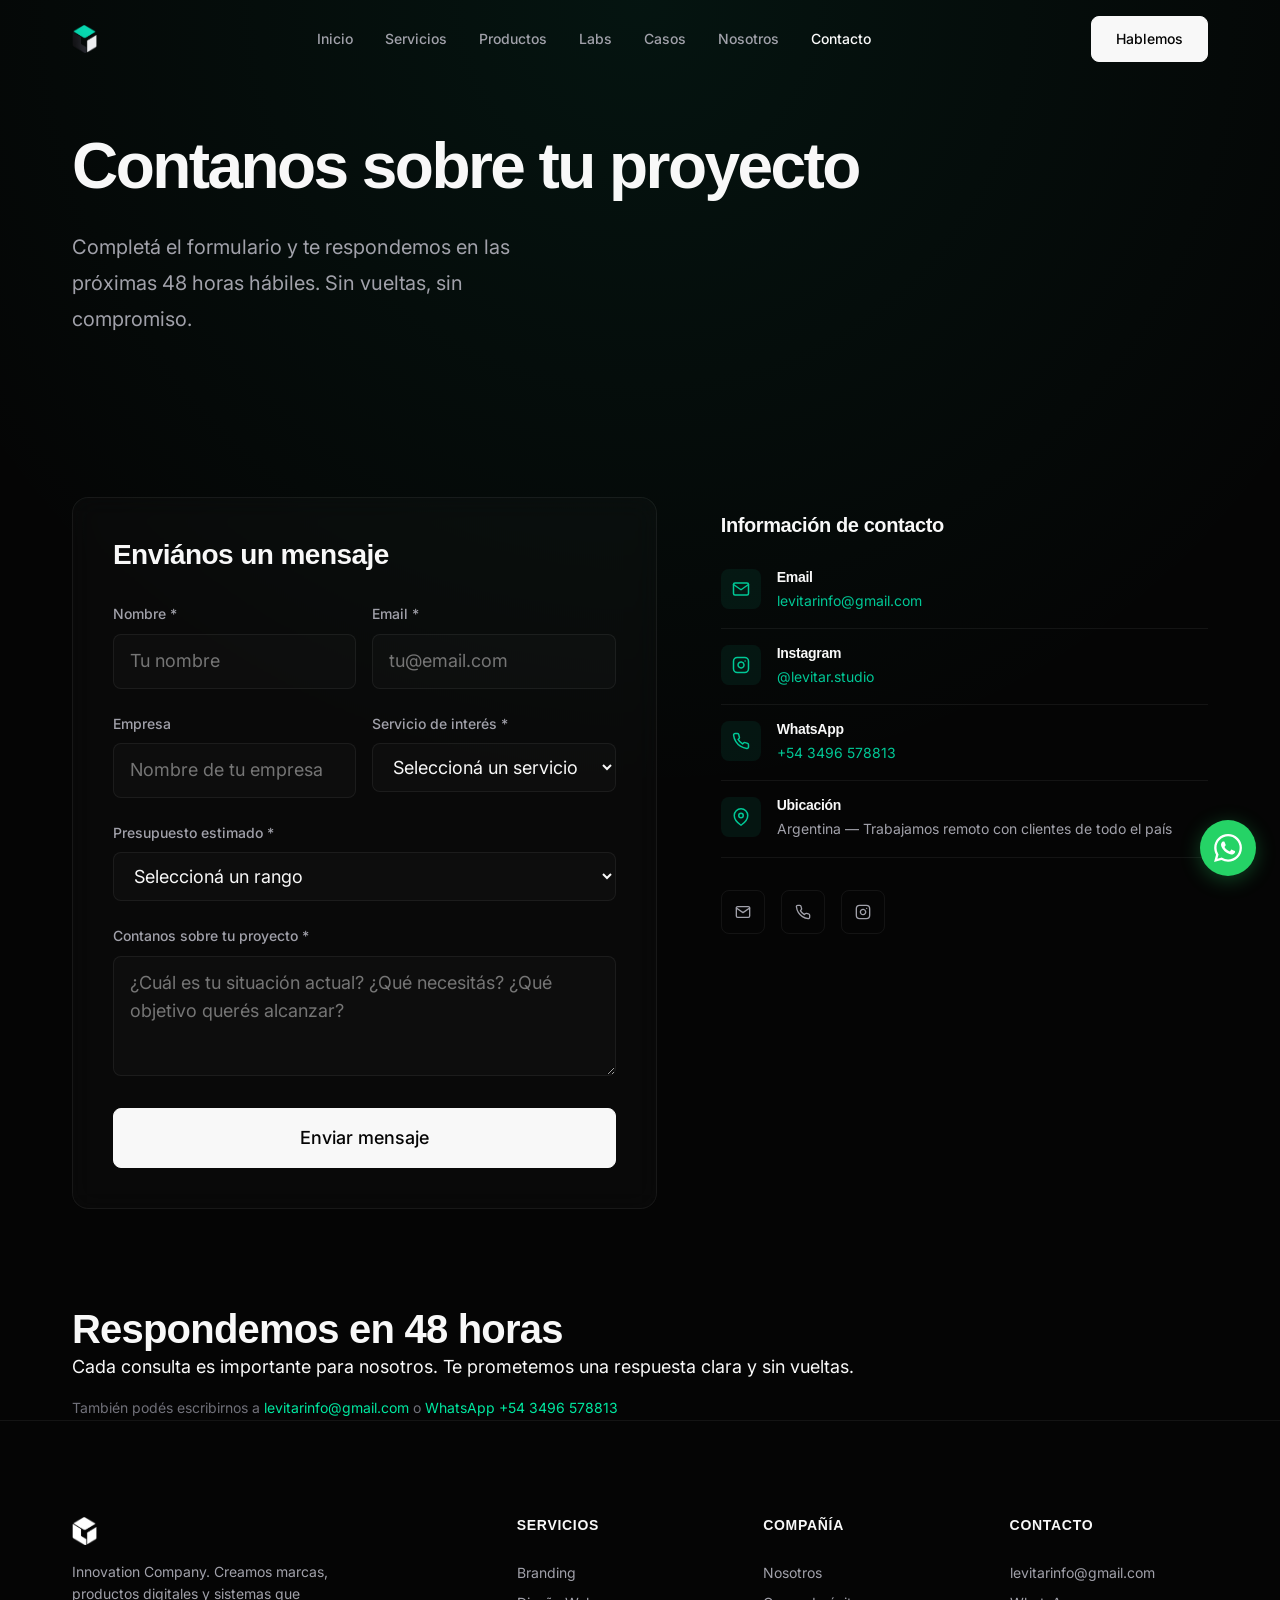
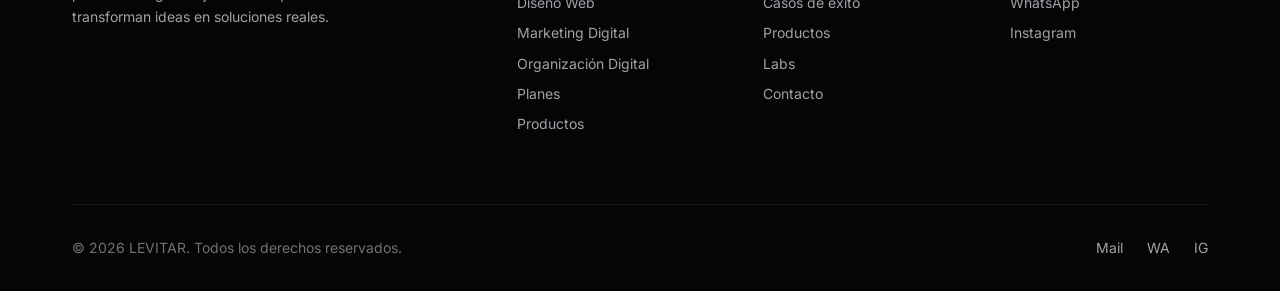
<file: contacto.html>
<!DOCTYPE html>
<html lang="es">
<head>
  <meta charset="UTF-8">
  <meta name="viewport" content="width=device-width, initial-scale=1.0">
  <title>Contacto — LEVITAR | Innovation Company</title>
  <meta name="description" content="Contactanos para transformar tu presencia digital. Contanos sobre tu proyecto y te contamos cómo podemos ayudarte a crecer con claridad.">
  <meta name="robots" content="index, follow">
  <link rel="canonical" href="https://levitar.com/contacto.html">

  <meta property="og:type" content="website">
  <meta property="og:url" content="https://levitar.com/contacto.html">
  <meta property="og:title" content="Contacto — LEVITAR | Innovation Company">
  <meta property="og:description" content="Empecemos a trabajar juntos. Contanos sobre tu proyecto.">
  <meta property="og:image" content="https://levitar.com/assets/images/og/og-contact.jpg">
  <meta property="og:locale" content="es_ES">

  <meta name="twitter:card" content="summary_large_image">
  <meta name="twitter:title" content="Contacto — LEVITAR | Innovation Company">
  <meta name="twitter:description" content="Empecemos a trabajar juntos. Contanos sobre tu proyecto.">
  <meta name="twitter:image" content="https://levitar.com/assets/images/og/og-contact.jpg">

  <script type="application/ld+json">
  {
    "@context": "https://schema.org",
    "@type": "LocalBusiness",
    "name": "LEVITAR",
    "url": "https://levitar.com",
    "description": "Innovation Company especializada en branding, diseño web, marketing digital y organización digital.",
    "email": "levitarinfo@gmail.com",
    "contactPoint": {
      "@type": "ContactPoint",
      "telephone": "",
      "contactType": "sales",
      "availableLanguage": ["Spanish", "English"]
    },
    "address": {
      "@type": "PostalAddress",
      "addressCountry": "AR"
    }
  }
  </script>

  <link rel="preconnect" href="https://api.fontshare.com">
  <link rel="preconnect" href="https://fonts.googleapis.com">
  <link rel="preconnect" href="https://fonts.gstatic.com" crossorigin>
  <link href="https://api.fontshare.com/v2/css?f[]=satoshi@300,400,500,700,900&display=swap" rel="stylesheet">
  <link href="https://fonts.googleapis.com/css2?family=Inter:wght@300;400;500;600;700&display=swap" rel="stylesheet">

  <link rel="stylesheet" href="assets/css/variables.css">
  <link rel="stylesheet" href="assets/css/reset.css">
  <link rel="stylesheet" href="assets/css/base.css">
  <link rel="stylesheet" href="assets/css/layout.css">
  <link rel="stylesheet" href="assets/css/components.css">
  <link rel="stylesheet" href="assets/css/contact.css">

  <link rel="icon" type="image/svg+xml" href="assets/images/logo.png">
</head>
<body>

  <div class="overlay"></div>

  <header class="header">
    <div class="header-inner">
      <a href="index.html" class="header-logo">
        <img src="assets/images/logo.png" alt="LEVITAR" class="header-logo-img">
      </a>
      <button class="menu-toggle" aria-label="Abrir menú">
        <span></span><span></span><span></span>
      </button>
      <nav class="header-nav">
        <a href="index.html">Inicio</a>
        <a href="servicios.html">Servicios</a>
        <a href="productos.html">Productos</a>
        <a href="labs.html">Labs</a>
        <a href="casos.html">Casos</a>
        <a href="nosotros.html">Nosotros</a>
        <a href="contacto.html">Contacto</a>
      </nav>
      <div class="header-cta">
        <a href="contacto.html" class="btn btn-primary">Hablemos</a>
      </div>
    </div>
  </header>

  <main>
    <!-- Hero -->
    <section class="contact-hero">
      <div class="container">
        <div class="contact-hero-content">
          <h1 class="reveal">Contanos sobre tu proyecto</h1>
          <p class="lead reveal" data-delay="200">Completá el formulario y te respondemos en las próximas 48 horas hábiles. Sin vueltas, sin compromiso.</p>
        </div>
      </div>
    </section>

    <!-- Contact Form -->
    <section class="section">
      <div class="container">
        <div class="contact-grid">
          <div class="contact-form-wrap reveal" data-delay="100">
            <h2>Enviános un mensaje</h2>
            <form id="contactForm" novalidate>
              <div class="form-row">
                <div class="form-group">
                  <label class="form-label" for="name">Nombre *</label>
                  <input type="text" id="name" class="form-input" placeholder="Tu nombre" required>
                </div>
                <div class="form-group">
                  <label class="form-label" for="email">Email *</label>
                  <input type="email" id="email" class="form-input" placeholder="tu@email.com" required>
                </div>
              </div>
              <div class="form-row">
                <div class="form-group">
                  <label class="form-label" for="company">Empresa</label>
                  <input type="text" id="company" class="form-input" placeholder="Nombre de tu empresa">
                </div>
                <div class="form-group">
                  <label class="form-label" for="service">Servicio de interés *</label>
                  <select id="service" class="form-select" required>
                    <option value="">Seleccioná un servicio</option>
                    <option value="branding">Branding e Identidad Visual</option>
                    <option value="community">Community Management</option>
                    <option value="web">Página Web Corporativa</option>
                    <option value="syntra">Implementación de Syntra</option>
                    <option value="soporte">Mantenimiento y Soporte</option>
                    <option value="integral">Solución Integral LEVITAR</option>
                  </select>
                </div>
              </div>
              <div class="form-group">
                  <label class="form-label" for="budget">Presupuesto estimado *</label>
                  <select id="budget" class="form-select" required>
                    <option value="">Seleccioná un rango</option>
                    <option value="menor">Menos de $150.000 ARS</option>
                    <option value="medio">$150.000 - $350.000 ARS</option>
                    <option value="alto">$350.000 - $800.000 ARS</option>
                    <option value="integral">$800.000 ARS (Solución Integral)</option>
                    <option value="superior">Más de $800.000 ARS</option>
                  </select>
              </div>
              <div class="form-group">
                <label class="form-label" for="message">Contanos sobre tu proyecto *</label>
                <textarea id="message" class="form-textarea" placeholder="¿Cuál es tu situación actual? ¿Qué necesitás? ¿Qué objetivo querés alcanzar?" required></textarea>
              </div>
              <button type="submit" class="btn btn-primary btn-lg" style="width:100%;justify-content:center">Enviar mensaje</button>
            </form>
          </div>
          <div class="contact-info-wrap reveal" data-delay="200">
            <h3>Información de contacto</h3>

            <div class="contact-info-item">
              <div class="contact-info-icon">
                <svg width="18" height="18" viewBox="0 0 24 24" fill="none" stroke="currentColor" stroke-width="2" stroke-linecap="round" stroke-linejoin="round"><path d="M4 4h16c1.1 0 2 .9 2 2v12c0 1.1-.9 2-2 2H4c-1.1 0-2-.9-2-2V6c0-1.1.9-2 2-2z"/><polyline points="22,6 12,13 2,6"/></svg>
              </div>
              <div>
                <h4>Email</h4>
                <p><a href="mailto:levitarinfo@gmail.com" style="color:var(--color-accent)">levitarinfo@gmail.com</a></p>
              </div>
            </div>

            <div class="contact-info-item">
              <div class="contact-info-icon">
                <svg width="18" height="18" viewBox="0 0 24 24" fill="none" stroke="currentColor" stroke-width="2" stroke-linecap="round" stroke-linejoin="round"><rect x="2" y="2" width="20" height="20" rx="5" ry="5"/><path d="M16 11.37A4 4 0 1 1 12.63 8 4 4 0 0 1 16 11.37z"/><line x1="17.5" y1="6.5" x2="17.51" y2="6.5"/></svg>
              </div>
              <div>
                <h4>Instagram</h4>
                <p><a href="https://instagram.com/levitar.studio" target="_blank" rel="noopener" style="color:var(--color-accent)">@levitar.studio</a></p>
              </div>
            </div>

            <div class="contact-info-item">
              <div class="contact-info-icon">
                <svg width="18" height="18" viewBox="0 0 24 24" fill="none" stroke="currentColor" stroke-width="2" stroke-linecap="round" stroke-linejoin="round"><path d="M22 16.92v3a2 2 0 0 1-2.18 2 19.79 19.79 0 0 1-8.63-3.07 19.5 19.5 0 0 1-6-6 19.79 19.79 0 0 1-3.07-8.67A2 2 0 0 1 4.11 2h3a2 2 0 0 1 2 1.72 12.84 12.84 0 0 0 .7 2.81 2 2 0 0 1-.45 2.11L8.09 9.91a16 16 0 0 0 6 6l1.27-1.27a2 2 0 0 1 2.11-.45 12.84 12.84 0 0 0 2.81.7A2 2 0 0 1 22 16.92z"/></svg>
              </div>
              <div>
                <h4>WhatsApp</h4>
                <p><a href="https://wa.me/543496578813" target="_blank" rel="noopener" style="color:var(--color-accent)">+54 3496 578813</a></p>
              </div>
            </div>

            <div class="contact-info-item">
              <div class="contact-info-icon">
                <svg width="18" height="18" viewBox="0 0 24 24" fill="none" stroke="currentColor" stroke-width="2" stroke-linecap="round" stroke-linejoin="round"><path d="M21 10c0 7-9 13-9 13s-9-6-9-13a9 9 0 0 1 18 0z"/><circle cx="12" cy="10" r="3"/></svg>
              </div>
              <div>
                <h4>Ubicación</h4>
                <p>Argentina — Trabajamos remoto con clientes de todo el país</p>
              </div>
            </div>

            <div class="contact-social">
              <a href="mailto:levitarinfo@gmail.com" aria-label="Email">
                <svg width="16" height="16" viewBox="0 0 24 24" fill="none" stroke="currentColor" stroke-width="2" stroke-linecap="round" stroke-linejoin="round"><path d="M4 4h16c1.1 0 2 .9 2 2v12c0 1.1-.9 2-2 2H4c-1.1 0-2-.9-2-2V6c0-1.1.9-2 2-2z"/><polyline points="22,6 12,13 2,6"/></svg>
              </a>
              <a href="https://wa.me/543496578813" target="_blank" rel="noopener" aria-label="WhatsApp">
                <svg width="16" height="16" viewBox="0 0 24 24" fill="none" stroke="currentColor" stroke-width="2" stroke-linecap="round" stroke-linejoin="round"><path d="M22 16.92v3a2 2 0 0 1-2.18 2 19.79 19.79 0 0 1-8.63-3.07 19.5 19.5 0 0 1-6-6 19.79 19.79 0 0 1-3.07-8.67A2 2 0 0 1 4.11 2h3a2 2 0 0 1 2 1.72 12.84 12.84 0 0 0 .7 2.81 2 2 0 0 1-.45 2.11L8.09 9.91a16 16 0 0 0 6 6l1.27-1.27a2 2 0 0 1 2.11-.45 12.84 12.84 0 0 0 2.81.7A2 2 0 0 1 22 16.92z"/></svg>
              </a>
              <a href="https://instagram.com/levitar.studio" target="_blank" rel="noopener" aria-label="Instagram">
                <svg width="16" height="16" viewBox="0 0 24 24" fill="none" stroke="currentColor" stroke-width="2" stroke-linecap="round" stroke-linejoin="round"><rect x="2" y="2" width="20" height="20" rx="5" ry="5"/><path d="M16 11.37A4 4 0 1 1 12.63 8 4 4 0 0 1 16 11.37z"/><line x1="17.5" y1="6.5" x2="17.51" y2="6.5"/></svg>
              </a>
            </div>
          </div>
        </div>
      </div>
    </section>

    <!-- CTA -->
    <section class="cta-section">
      <div class="container">
        <h2 class="reveal">Respondemos en 48 horas</h2>
        <p class="reveal" data-delay="200">Cada consulta es importante para nosotros. Te prometemos una respuesta clara y sin vueltas.</p>
        <div class="reveal" data-delay="400" style="margin-top:var(--space-4)">
          <p style="font-size:var(--text-sm);color:var(--color-gray-400)">También podés escribirnos a <a href="mailto:levitarinfo@gmail.com" style="color:var(--color-accent-light)">levitarinfo@gmail.com</a> o <a href="https://wa.me/543496578813" style="color:var(--color-accent-light)">WhatsApp +54 3496 578813</a></p>
        </div>
      </div>
    </section>
  </main>

  <footer class="footer">
    <div class="container">
      <div class="footer-grid">
        <div class="footer-brand">
          <img src="assets/images/logo.png" alt="LEVITAR" class="header-logo-img">
          <p>Innovation Company. Creamos marcas, productos digitales y sistemas que transforman ideas en soluciones reales.</p>
        </div>
        <div class="footer-col">
          <h4>Servicios</h4>
          <a href="servicios.html#branding">Branding</a>
          <a href="servicios.html#diseno-web">Diseño Web</a>
          <a href="servicios.html#marketing">Marketing Digital</a>
          <a href="servicios.html#organizacion">Organización Digital</a>
          <a href="servicios.html#planes">Planes</a>
          <a href="productos.html">Productos</a>
        </div>
        <div class="footer-col">
          <h4>Compañía</h4>
          <a href="nosotros.html">Nosotros</a>
          <a href="casos.html">Casos de éxito</a>
          <a href="productos.html">Productos</a>
          <a href="labs.html">Labs</a>
          <a href="contacto.html">Contacto</a>
        </div>
        <div class="footer-col">
          <h4>Contacto</h4>
          <a href="mailto:levitarinfo@gmail.com">levitarinfo@gmail.com</a>
          <a href="https://wa.me/543496578813" target="_blank" rel="noopener">WhatsApp</a>
          <a href="https://instagram.com/levitar.studio" target="_blank" rel="noopener">Instagram</a>
        </div>
      </div>
      <div class="footer-bottom">
        <span>&copy; 2026 LEVITAR. Todos los derechos reservados.</span>
        <div class="footer-social">
          <a href="mailto:levitarinfo@gmail.com" aria-label="Email">Mail</a>
          <a href="https://wa.me/543496578813" target="_blank" rel="noopener" aria-label="WhatsApp">WA</a>
          <a href="https://instagram.com/levitar.studio" target="_blank" rel="noopener" aria-label="Instagram">IG</a>
        </div>
      </div>
    </div>
  </footer>

  <!-- WhatsApp -->
  <a href="https://wa.me/543496578813" target="_blank" rel="noopener" class="whatsapp-float" aria-label="WhatsApp">
    <svg viewBox="0 0 24 24" fill="currentColor"><path d="M17.472 14.382c-.297-.149-1.758-.867-2.03-.967-.273-.099-.471-.148-.67.15-.197.297-.767.966-.94 1.164-.173.199-.347.223-.644.075-.297-.15-1.255-.463-2.39-1.475-.883-.788-1.48-1.761-1.653-2.059-.173-.297-.018-.458.13-.606.134-.133.298-.347.446-.52.149-.174.198-.298.298-.497.099-.198.05-.371-.025-.52-.075-.149-.669-1.612-.916-2.207-.242-.579-.487-.5-.669-.51-.173-.008-.371-.01-.57-.01-.198 0-.52.074-.792.372-.272.297-1.04 1.016-1.04 2.479 0 1.462 1.065 2.875 1.213 3.074.149.198 2.096 3.2 5.077 4.487.709.306 1.262.489 1.694.625.712.227 1.36.195 1.871.118.571-.085 1.758-.719 2.006-1.413.248-.694.248-1.289.173-1.413-.074-.124-.272-.198-.57-.347m-5.421 7.403h-.004a9.87 9.87 0 01-5.031-1.378l-.361-.214-3.741.982.998-3.648-.235-.374a9.86 9.86 0 01-1.51-5.26c.001-5.45 4.436-9.884 9.888-9.884 2.64 0 5.122 1.03 6.988 2.898a9.825 9.825 0 012.893 6.994c-.003 5.45-4.437 9.884-9.885 9.884m8.413-18.297A11.815 11.815 0 0012.05 0C5.495 0 .16 5.335.157 11.892c0 2.096.547 4.142 1.588 5.945L.057 24l6.305-1.654a11.882 11.882 0 005.683 1.448h.005c6.554 0 11.89-5.335 11.893-11.893a11.821 11.821 0 00-3.48-8.413z"/></svg>
  </a>

  <script src="assets/js/navigation.js"></script>
  <script src="assets/js/animations.js"></script>
  <script src="assets/js/forms.js"></script>
  <script src="assets/js/main.js"></script>
</body>
</html>
</file>
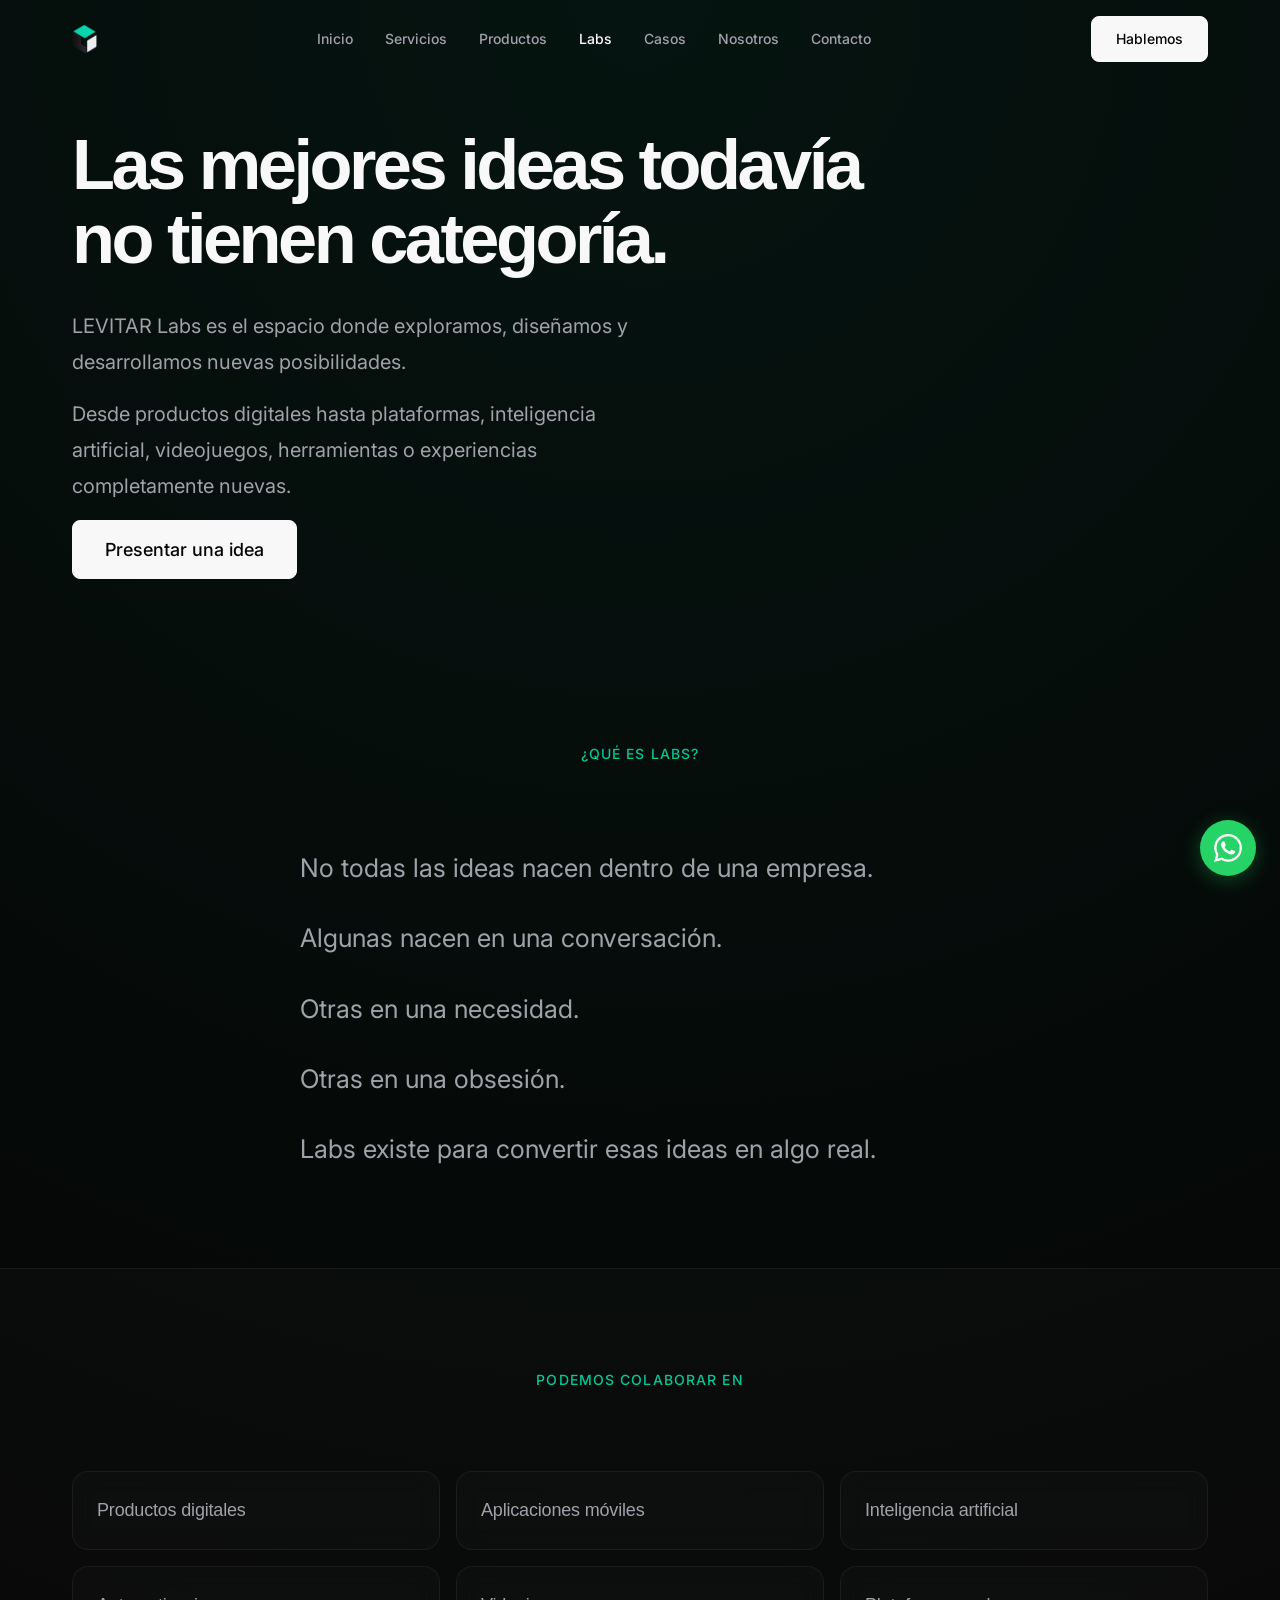
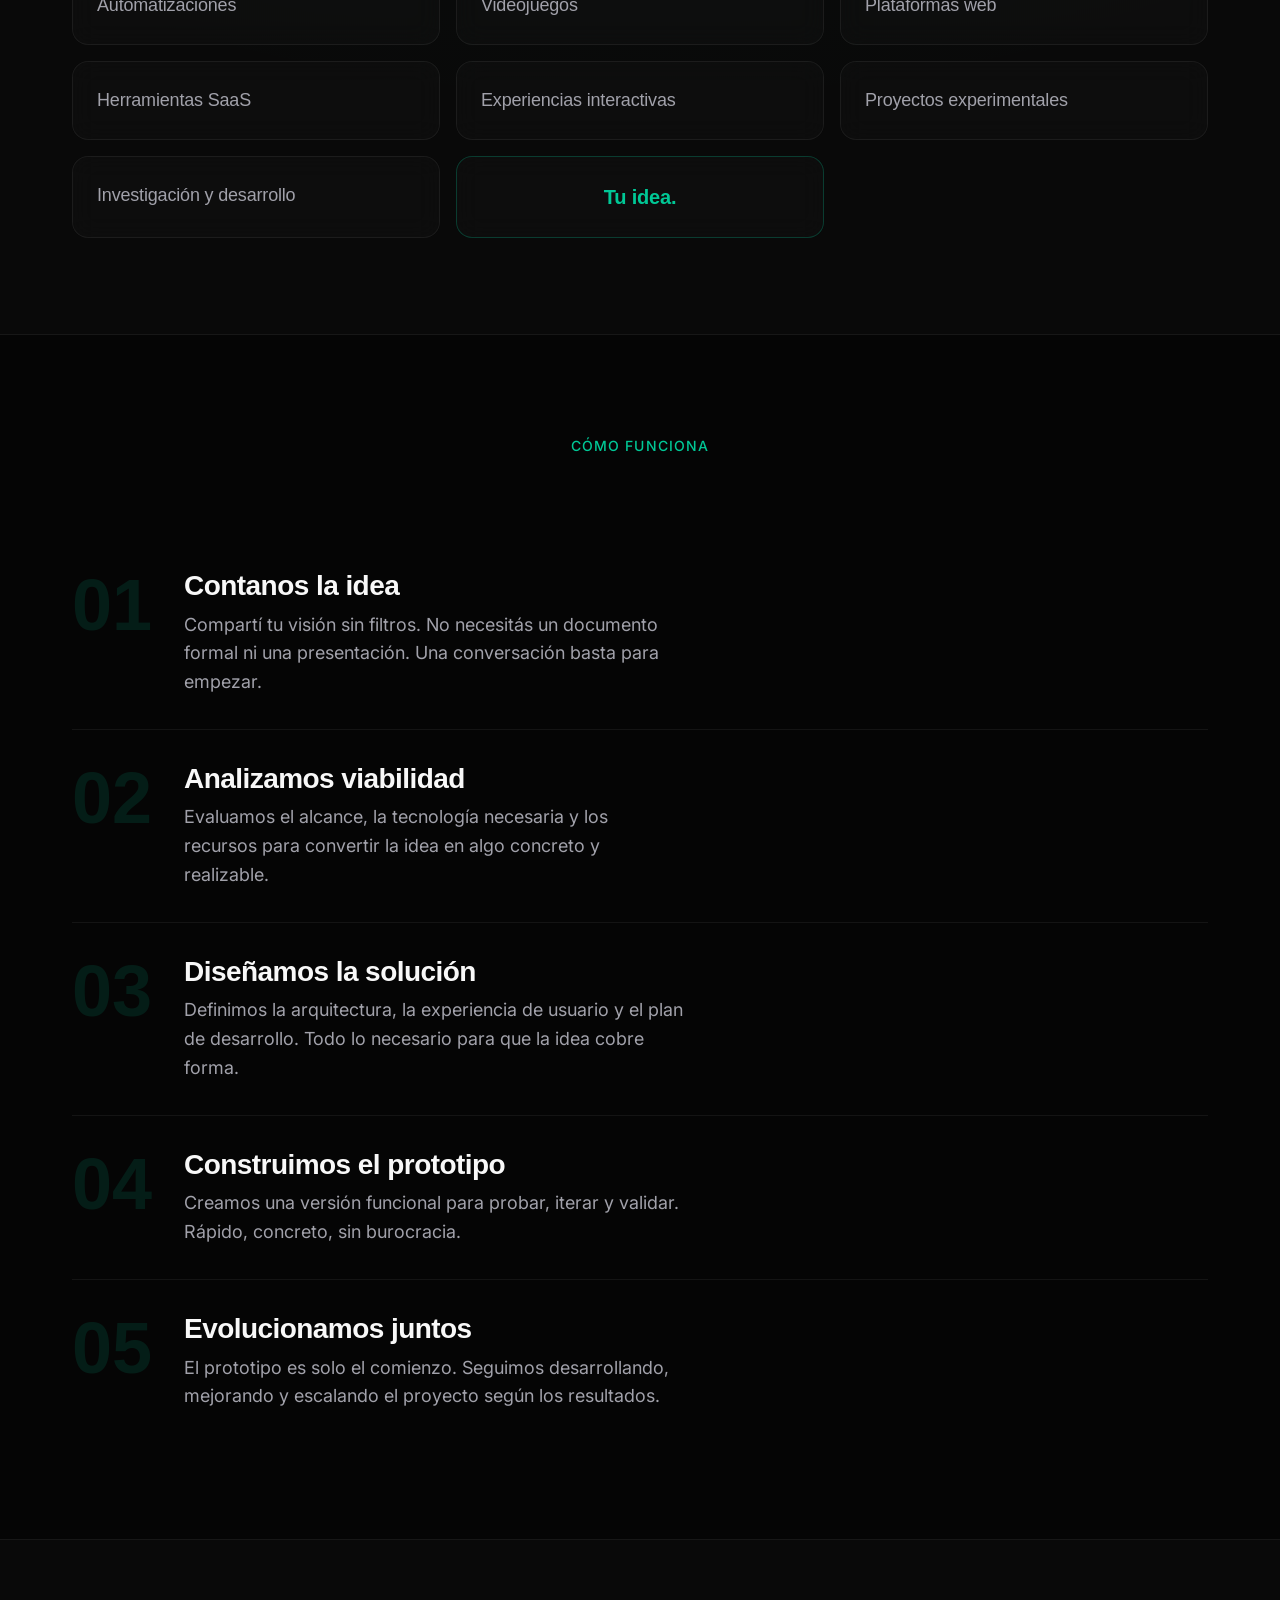
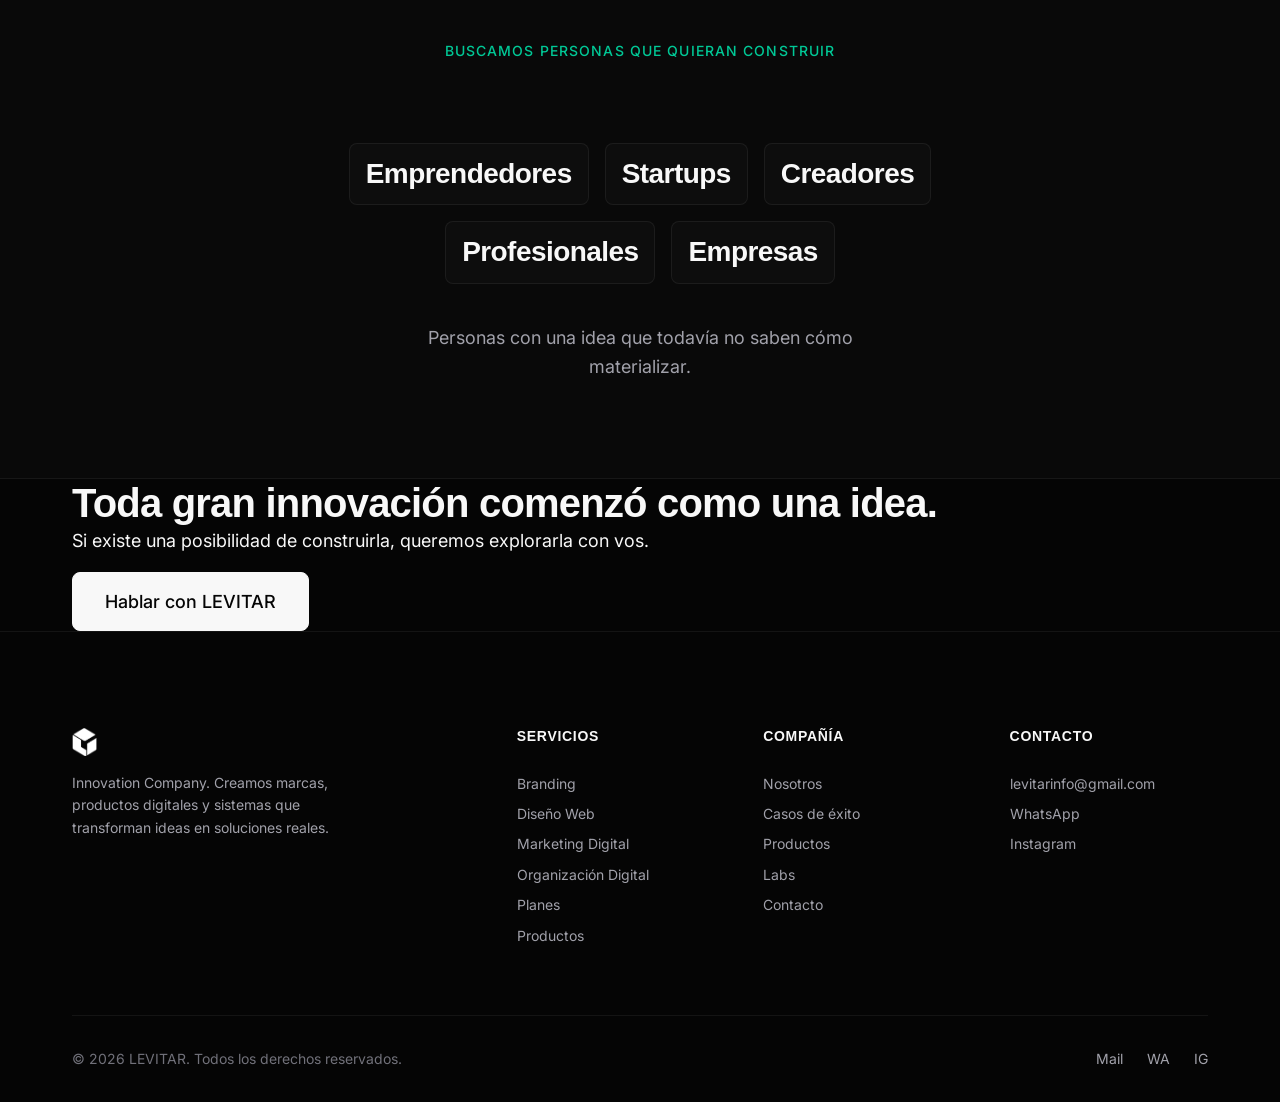
<file: labs.html>
<!DOCTYPE html>
<html lang="es">
<head>
  <meta charset="UTF-8">
  <meta name="viewport" content="width=device-width, initial-scale=1.0">
  <title>LEVITAR Labs — Ideas que todavía no tienen categoría</title>
  <meta name="description" content="LEVITAR Labs es el espacio donde exploramos, diseñamos y desarrollamos nuevas posibilidades. Productos digitales, IA, videojuegos, herramientas y experiencias nuevas.">
  <meta name="robots" content="index, follow">
  <link rel="canonical" href="https://levitar.com/labs.html">

  <meta property="og:type" content="website">
  <meta property="og:url" content="https://levitar.com/labs.html">
  <meta property="og:title" content="LEVITAR Labs — Ideas que todavía no tienen categoría">
  <meta property="og:description" content="El espacio donde exploramos, diseñamos y desarrollamos nuevas posibilidades. Desde productos digitales hasta plataformas, IA y experiencias completamente nuevas.">
  <meta property="og:image" content="https://levitar.com/assets/images/og/og-labs.jpg">
  <meta property="og:locale" content="es_ES">

  <meta name="twitter:card" content="summary_large_image">
  <meta name="twitter:title" content="LEVITAR Labs — Ideas que todavía no tienen categoría">
  <meta name="twitter:description" content="El espacio donde exploramos, diseñamos y desarrollamos nuevas posibilidades.">
  <meta name="twitter:image" content="https://levitar.com/assets/images/og/og-labs.jpg">

  <link rel="preconnect" href="https://api.fontshare.com">
  <link rel="preconnect" href="https://fonts.googleapis.com">
  <link rel="preconnect" href="https://fonts.gstatic.com" crossorigin>
  <link href="https://api.fontshare.com/v2/css?f[]=satoshi@300,400,500,700,900&display=swap" rel="stylesheet">
  <link href="https://fonts.googleapis.com/css2?family=Inter:wght@300;400;500;600;700&display=swap" rel="stylesheet">

  <link rel="stylesheet" href="assets/css/variables.css">
  <link rel="stylesheet" href="assets/css/reset.css">
  <link rel="stylesheet" href="assets/css/base.css">
  <link rel="stylesheet" href="assets/css/layout.css">
  <link rel="stylesheet" href="assets/css/components.css">
  <link rel="stylesheet" href="assets/css/labs.css">

  <link rel="icon" type="image/svg+xml" href="assets/images/logo.png">
</head>
<body>

  <div class="overlay"></div>

  <header class="header">
    <div class="header-inner">
      <a href="index.html" class="header-logo">
        <img src="assets/images/logo.png" alt="LEVITAR" class="header-logo-img">
      </a>
      <button class="menu-toggle" aria-label="Abrir menú">
        <span></span><span></span><span></span>
      </button>
      <nav class="header-nav">
        <a href="index.html">Inicio</a>
        <a href="servicios.html">Servicios</a>
        <a href="productos.html">Productos</a>
        <a href="labs.html">Labs</a>
        <a href="casos.html">Casos</a>
        <a href="nosotros.html">Nosotros</a>
        <a href="contacto.html">Contacto</a>
      </nav>
      <div class="header-cta">
        <a href="contacto.html" class="btn btn-primary">Hablemos</a>
      </div>
    </div>
  </header>

  <main>

    <!-- Hero -->
    <section class="labs-hero">
      <div class="container">
        <h1 class="reveal">Las mejores ideas todavía no tienen categoría.</h1>
        <p class="hero-lead reveal" data-delay="150">LEVITAR Labs es el espacio donde exploramos, diseñamos y desarrollamos nuevas posibilidades.</p>
        <p class="hero-lead reveal" data-delay="250">Desde productos digitales hasta plataformas, inteligencia artificial, videojuegos, herramientas o experiencias completamente nuevas.</p>
        <div class="reveal" data-delay="350">
          <a href="contacto.html" class="btn btn-primary btn-lg">Presentar una idea</a>
        </div>
      </div>
    </section>

    <!-- ¿Qué es Labs? -->
    <section class="section">
      <div class="container">
        <div class="section-header section-header-centered reveal">
          <span class="section-label">¿Qué es Labs?</span>
        </div>
        <div class="labs-intro reveal" data-delay="150">
          <p>No todas las ideas nacen dentro de una empresa.</p>
          <p>Algunas nacen en una conversación.</p>
          <p>Otras en una necesidad.</p>
          <p>Otras en una obsesión.</p>
          <p>Labs existe para convertir esas ideas en algo real.</p>
        </div>
      </div>
    </section>

    <!-- Podemos colaborar en -->
    <section class="section section-alt">
      <div class="container">
        <div class="section-header section-header-centered reveal">
          <span class="section-label">Podemos colaborar en</span>
        </div>
        <div class="labs-grid reveal" data-delay="150">
          <div class="labs-grid-item">Productos digitales</div>
          <div class="labs-grid-item">Aplicaciones móviles</div>
          <div class="labs-grid-item">Inteligencia artificial</div>
          <div class="labs-grid-item">Automatizaciones</div>
          <div class="labs-grid-item">Videojuegos</div>
          <div class="labs-grid-item">Plataformas web</div>
          <div class="labs-grid-item">Herramientas SaaS</div>
          <div class="labs-grid-item">Experiencias interactivas</div>
          <div class="labs-grid-item">Proyectos experimentales</div>
          <div class="labs-grid-item">Investigación y desarrollo</div>
          <div class="labs-grid-item labs-grid-item--highlight">Tu idea.</div>
        </div>
      </div>
    </section>

    <!-- Cómo funciona -->
    <section class="section">
      <div class="container">
        <div class="section-header section-header-centered reveal">
          <span class="section-label">Cómo funciona</span>
        </div>
        <div class="process-step reveal" data-delay="100">
          <div class="process-step-number">01</div>
          <div class="process-step-content">
            <h3>Contanos la idea</h3>
            <p>Compartí tu visión sin filtros. No necesitás un documento formal ni una presentación. Una conversación basta para empezar.</p>
          </div>
        </div>
        <div class="process-step reveal" data-delay="200">
          <div class="process-step-number">02</div>
          <div class="process-step-content">
            <h3>Analizamos viabilidad</h3>
            <p>Evaluamos el alcance, la tecnología necesaria y los recursos para convertir la idea en algo concreto y realizable.</p>
          </div>
        </div>
        <div class="process-step reveal" data-delay="300">
          <div class="process-step-number">03</div>
          <div class="process-step-content">
            <h3>Diseñamos la solución</h3>
            <p>Definimos la arquitectura, la experiencia de usuario y el plan de desarrollo. Todo lo necesario para que la idea cobre forma.</p>
          </div>
        </div>
        <div class="process-step reveal" data-delay="400">
          <div class="process-step-number">04</div>
          <div class="process-step-content">
            <h3>Construimos el prototipo</h3>
            <p>Creamos una versión funcional para probar, iterar y validar. Rápido, concreto, sin burocracia.</p>
          </div>
        </div>
        <div class="process-step reveal" data-delay="500">
          <div class="process-step-number">05</div>
          <div class="process-step-content">
            <h3>Evolucionamos juntos</h3>
            <p>El prototipo es solo el comienzo. Seguimos desarrollando, mejorando y escalando el proyecto según los resultados.</p>
          </div>
        </div>
      </div>
    </section>

    <!-- Buscamos personas -->
    <section class="section section-alt">
      <div class="container">
        <div class="section-header section-header-centered reveal">
          <span class="section-label">Buscamos personas que quieran construir</span>
        </div>
        <div class="labs-audience reveal" data-delay="150">
          <span class="labs-audience-item">Emprendedores</span>
          <span class="labs-audience-item">Startups</span>
          <span class="labs-audience-item">Creadores</span>
          <span class="labs-audience-item">Profesionales</span>
          <span class="labs-audience-item">Empresas</span>
        </div>
        <p class="reveal" data-delay="250" style="text-align:center;color:var(--color-gray-300);font-size:var(--text-base);max-width:500px;margin:var(--space-10) auto 0">Personas con una idea que todavía no saben cómo materializar.</p>
      </div>
    </section>

    <!-- CTA Final -->
    <section class="cta-section">
      <div class="container">
        <h2 class="reveal">Toda gran innovación comenzó como una idea.</h2>
        <p class="reveal" data-delay="150">Si existe una posibilidad de construirla, queremos explorarla con vos.</p>
        <div class="reveal" data-delay="300">
          <a href="contacto.html" class="btn btn-primary btn-lg">Hablar con LEVITAR</a>
        </div>
      </div>
    </section>

  </main>

  <footer class="footer">
    <div class="container">
      <div class="footer-grid">
        <div class="footer-brand">
          <img src="assets/images/logo.png" alt="LEVITAR" class="header-logo-img">
          <p>Innovation Company. Creamos marcas, productos digitales y sistemas que transforman ideas en soluciones reales.</p>
        </div>
        <div class="footer-col">
          <h4>Servicios</h4>
          <a href="servicios.html#branding">Branding</a>
          <a href="servicios.html#diseno-web">Diseño Web</a>
          <a href="servicios.html#marketing">Marketing Digital</a>
          <a href="servicios.html#organizacion">Organización Digital</a>
          <a href="servicios.html#planes">Planes</a>
          <a href="productos.html">Productos</a>
        </div>
        <div class="footer-col">
          <h4>Compañía</h4>
          <a href="nosotros.html">Nosotros</a>
          <a href="casos.html">Casos de éxito</a>
          <a href="productos.html">Productos</a>
          <a href="labs.html">Labs</a>
          <a href="contacto.html">Contacto</a>
        </div>
        <div class="footer-col">
          <h4>Contacto</h4>
          <a href="mailto:levitarinfo@gmail.com">levitarinfo@gmail.com</a>
          <a href="https://wa.me/543496578813" target="_blank" rel="noopener">WhatsApp</a>
          <a href="https://instagram.com/levitar.studio" target="_blank" rel="noopener">Instagram</a>
        </div>
      </div>
      <div class="footer-bottom">
        <span>&copy; 2026 LEVITAR. Todos los derechos reservados.</span>
        <div class="footer-social">
          <a href="mailto:levitarinfo@gmail.com" aria-label="Email">Mail</a>
          <a href="https://wa.me/543496578813" target="_blank" rel="noopener" aria-label="WhatsApp">WA</a>
          <a href="https://instagram.com/levitar.studio" target="_blank" rel="noopener" aria-label="Instagram">IG</a>
        </div>
      </div>
    </div>
  </footer>

  <!-- WhatsApp -->
  <a href="https://wa.me/543496578813" target="_blank" rel="noopener" class="whatsapp-float" aria-label="WhatsApp">
    <svg viewBox="0 0 24 24" fill="currentColor"><path d="M17.472 14.382c-.297-.149-1.758-.867-2.03-.967-.273-.099-.471-.148-.67.15-.197.297-.767.966-.94 1.164-.173.199-.347.223-.644.075-.297-.15-1.255-.463-2.39-1.475-.883-.788-1.48-1.761-1.653-2.059-.173-.297-.018-.458.13-.606.134-.133.298-.347.446-.52.149-.174.198-.298.298-.497.099-.198.05-.371-.025-.52-.075-.149-.669-1.612-.916-2.207-.242-.579-.487-.5-.669-.51-.173-.008-.371-.01-.57-.01-.198 0-.52.074-.792.372-.272.297-1.04 1.016-1.04 2.479 0 1.462 1.065 2.875 1.213 3.074.149.198 2.096 3.2 5.077 4.487.709.306 1.262.489 1.694.625.712.227 1.36.195 1.871.118.571-.085 1.758-.719 2.006-1.413.248-.694.248-1.289.173-1.413-.074-.124-.272-.198-.57-.347m-5.421 7.403h-.004a9.87 9.87 0 01-5.031-1.378l-.361-.214-3.741.982.998-3.648-.235-.374a9.86 9.86 0 01-1.51-5.26c.001-5.45 4.436-9.884 9.888-9.884 2.64 0 5.122 1.03 6.988 2.898a9.825 9.825 0 012.893 6.994c-.003 5.45-4.437 9.884-9.885 9.884m8.413-18.297A11.815 11.815 0 0012.05 0C5.495 0 .16 5.335.157 11.892c0 2.096.547 4.142 1.588 5.945L.057 24l6.305-1.654a11.882 11.882 0 005.683 1.448h.005c6.554 0 11.89-5.335 11.893-11.893a11.821 11.821 0 00-3.48-8.413z"/></svg>
  </a>

  <script src="assets/js/navigation.js"></script>
  <script src="assets/js/animations.js"></script>
  <script src="assets/js/main.js"></script>
</body>
</html>
</file>
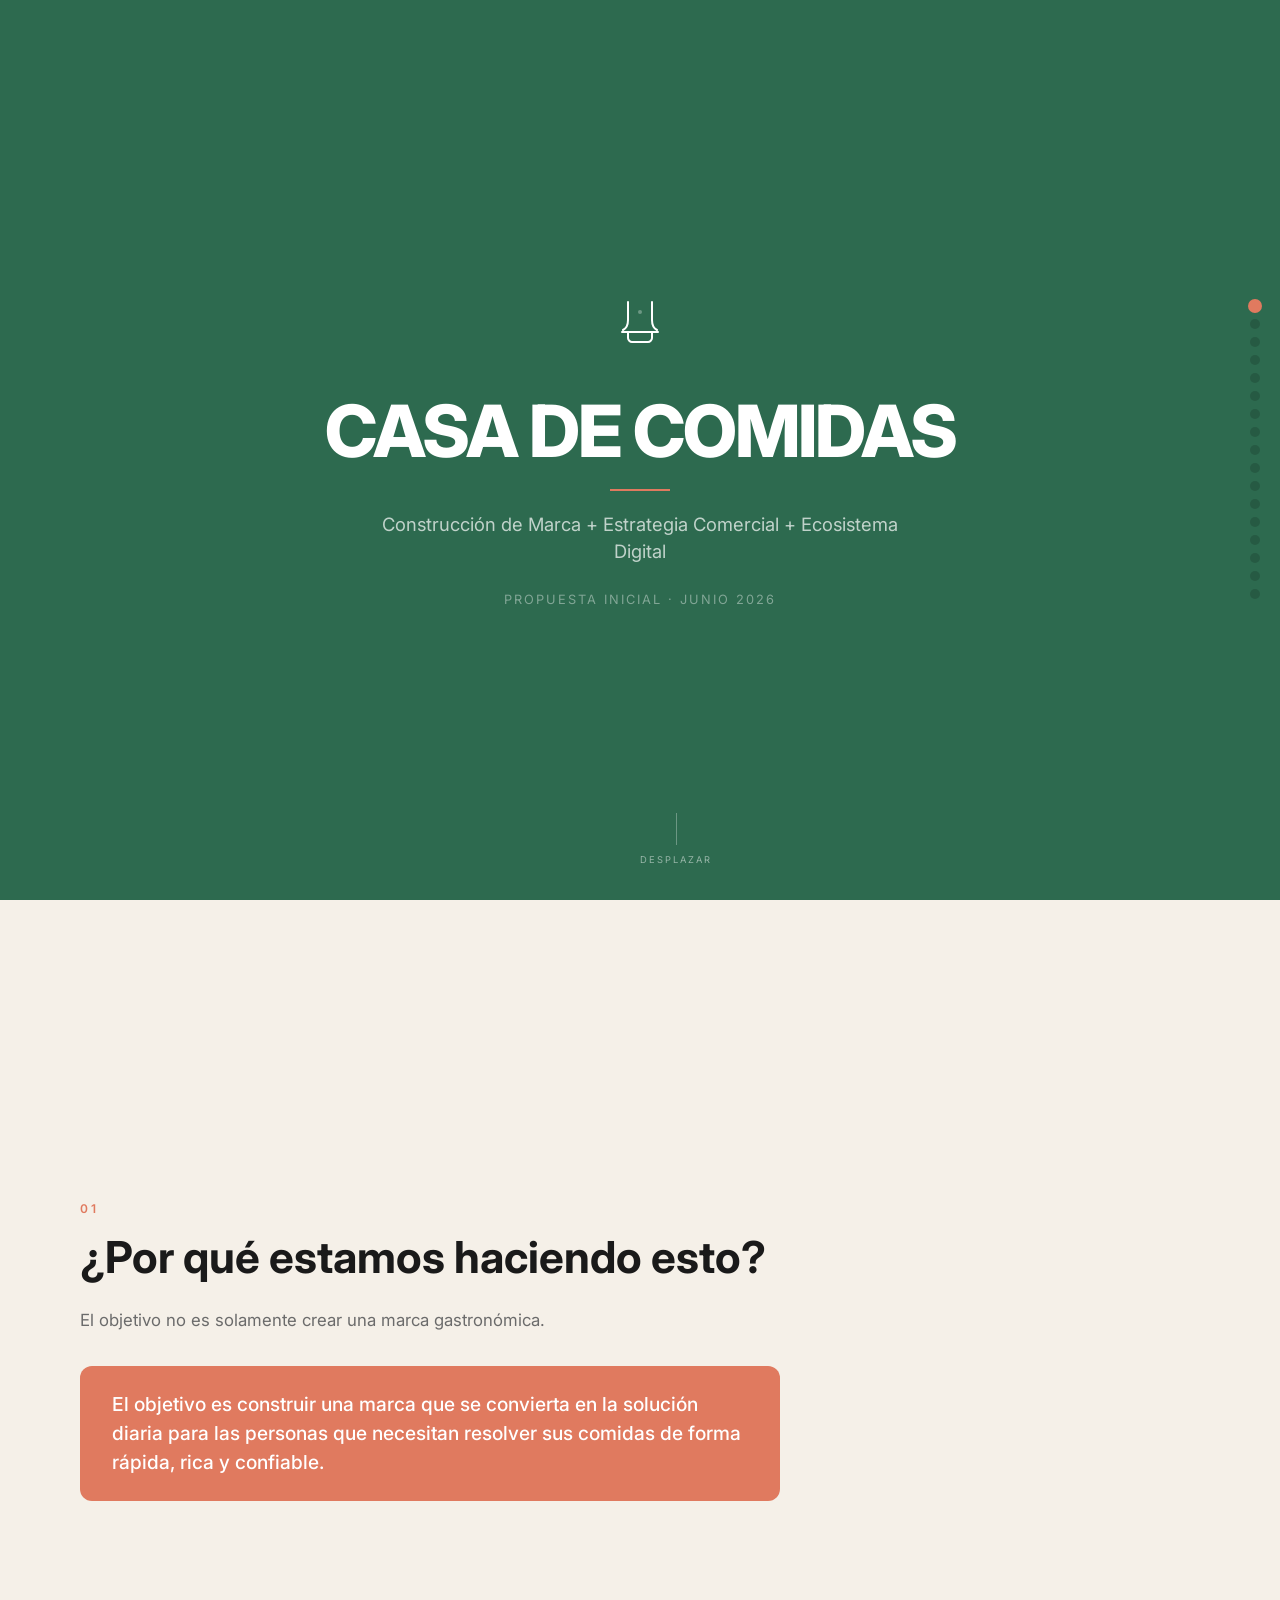
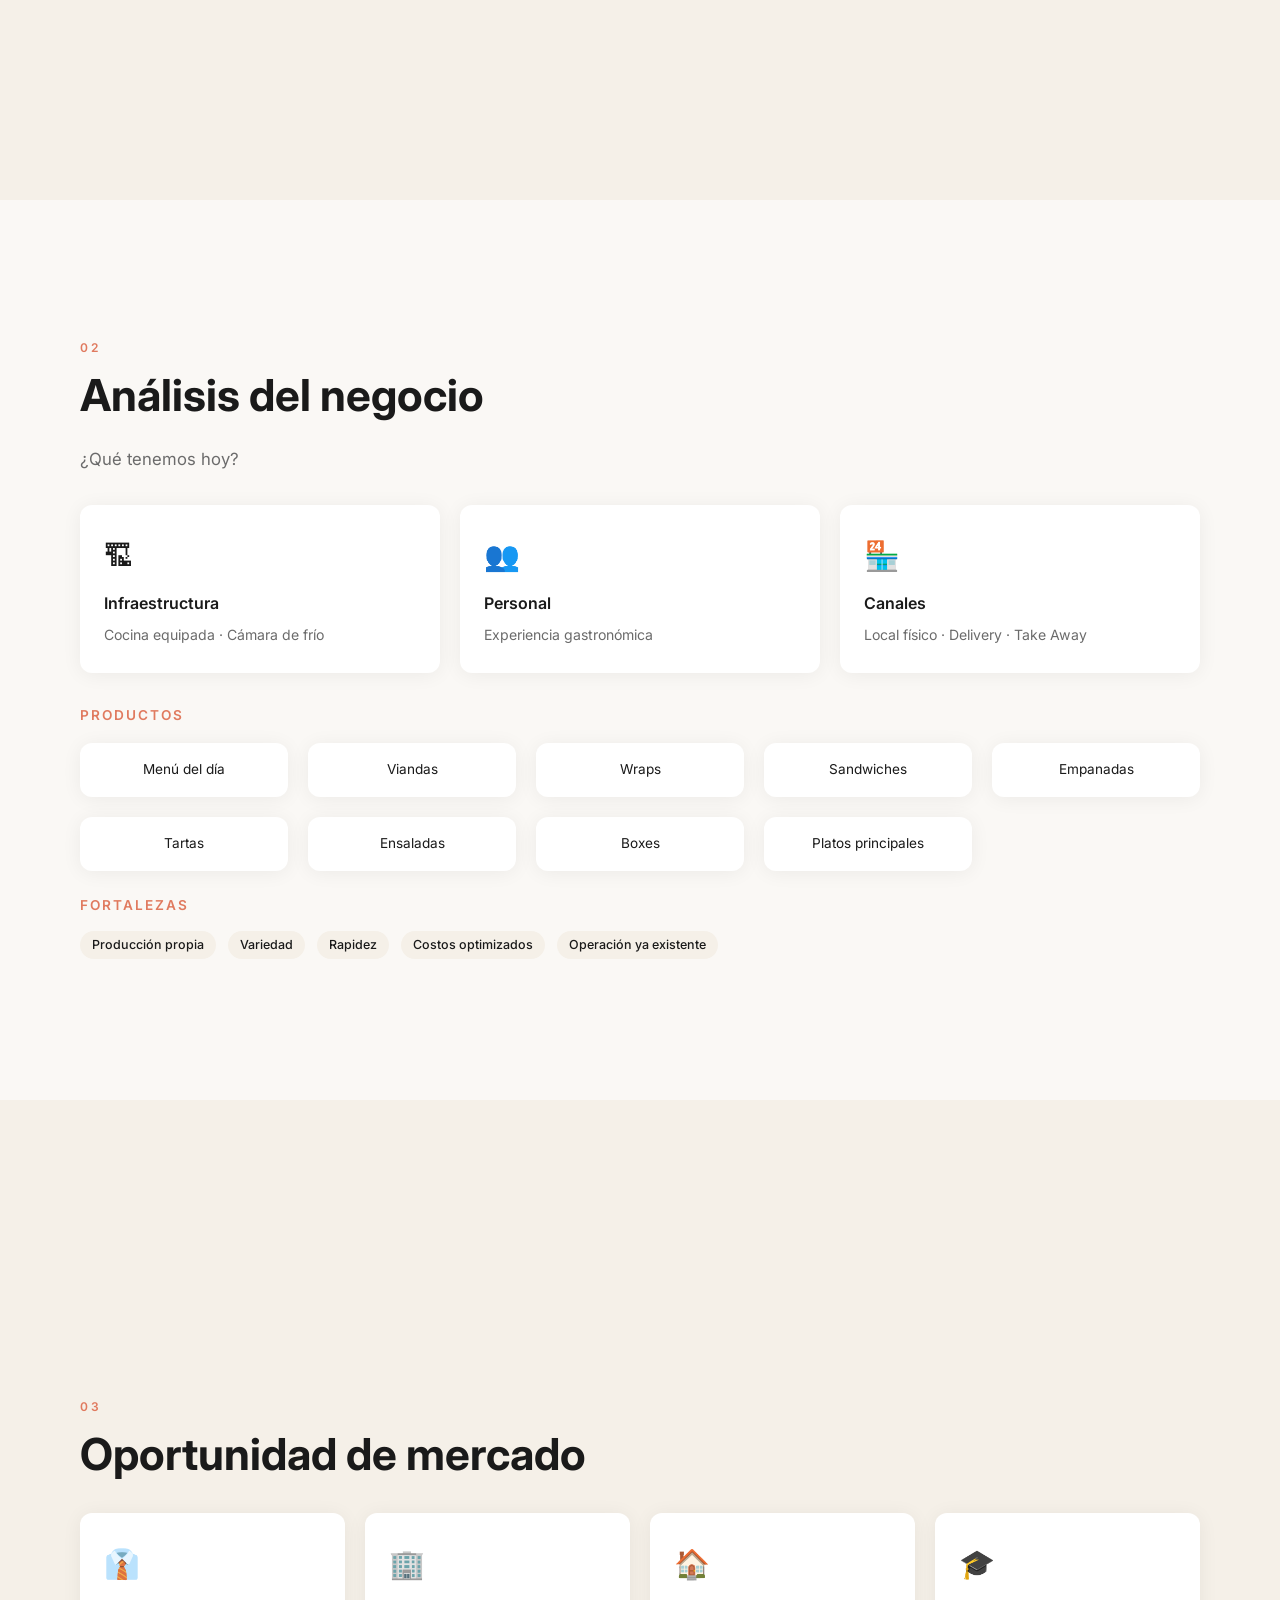
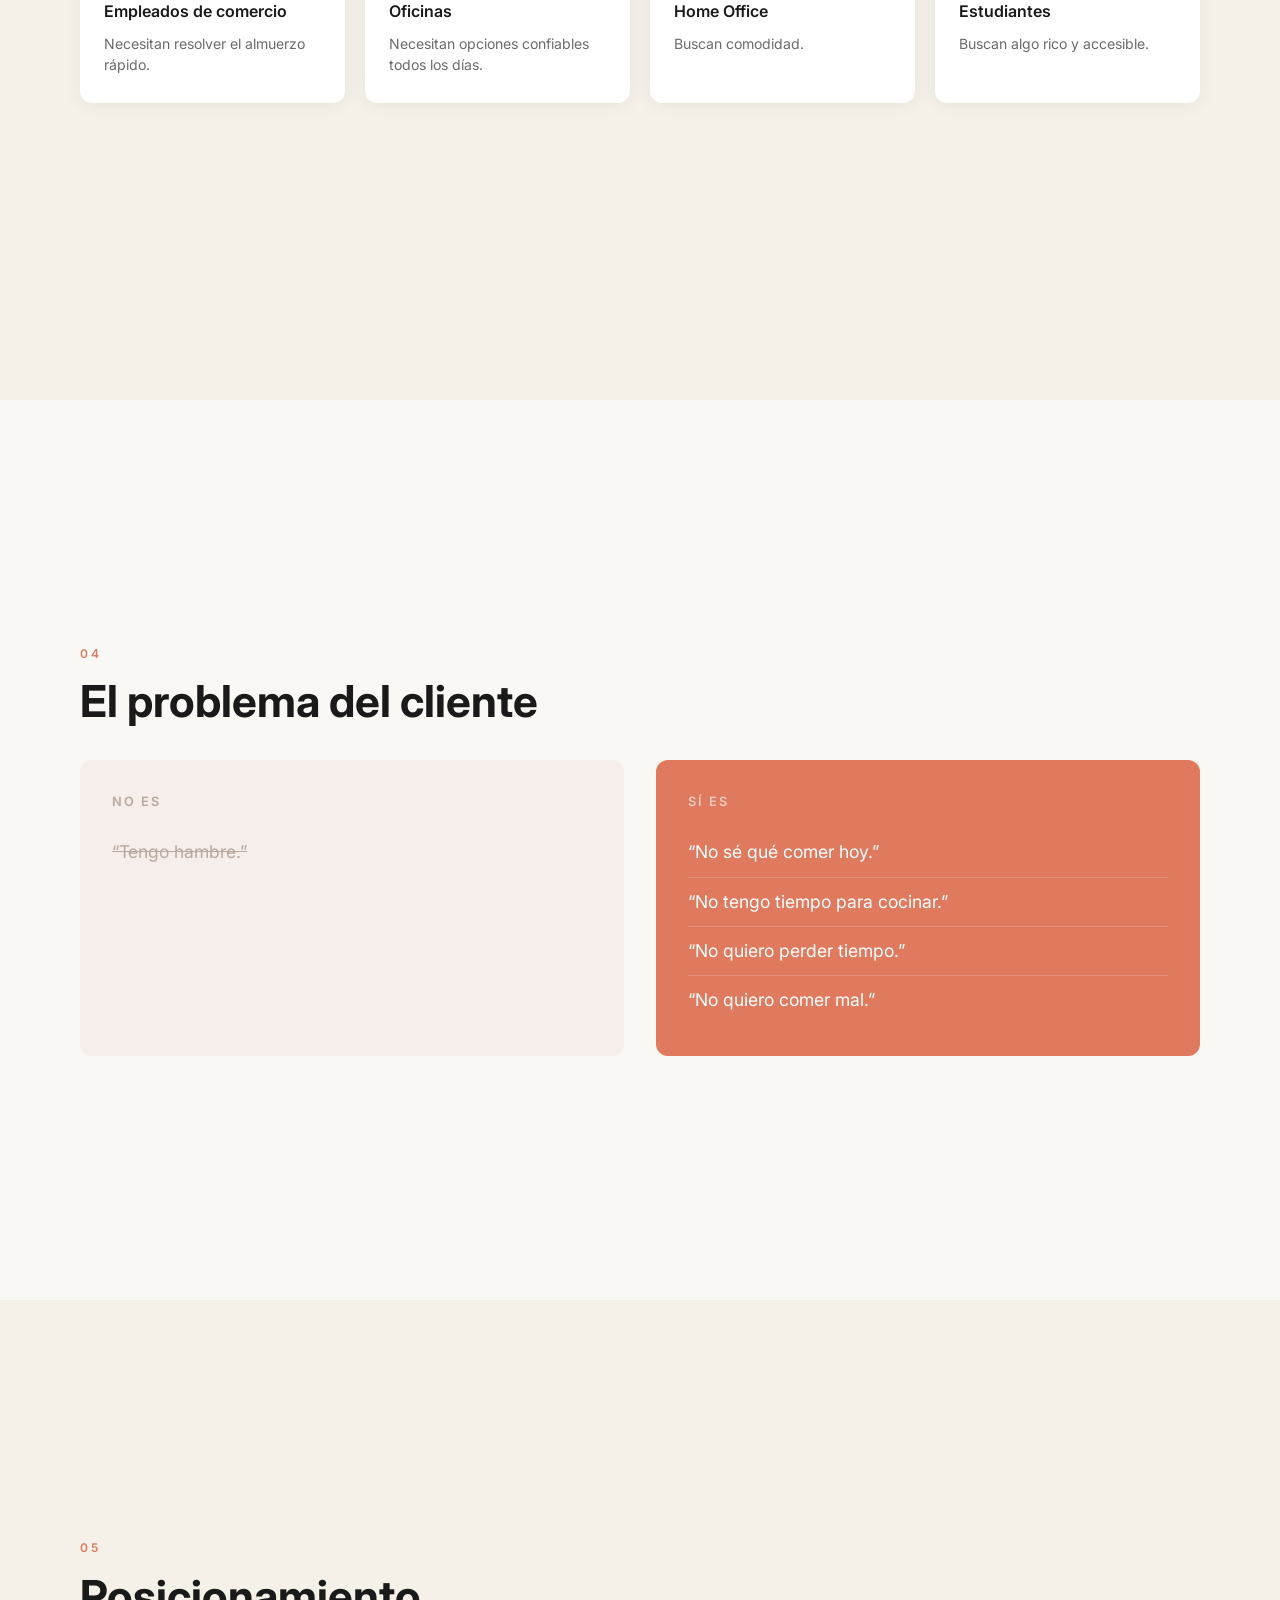
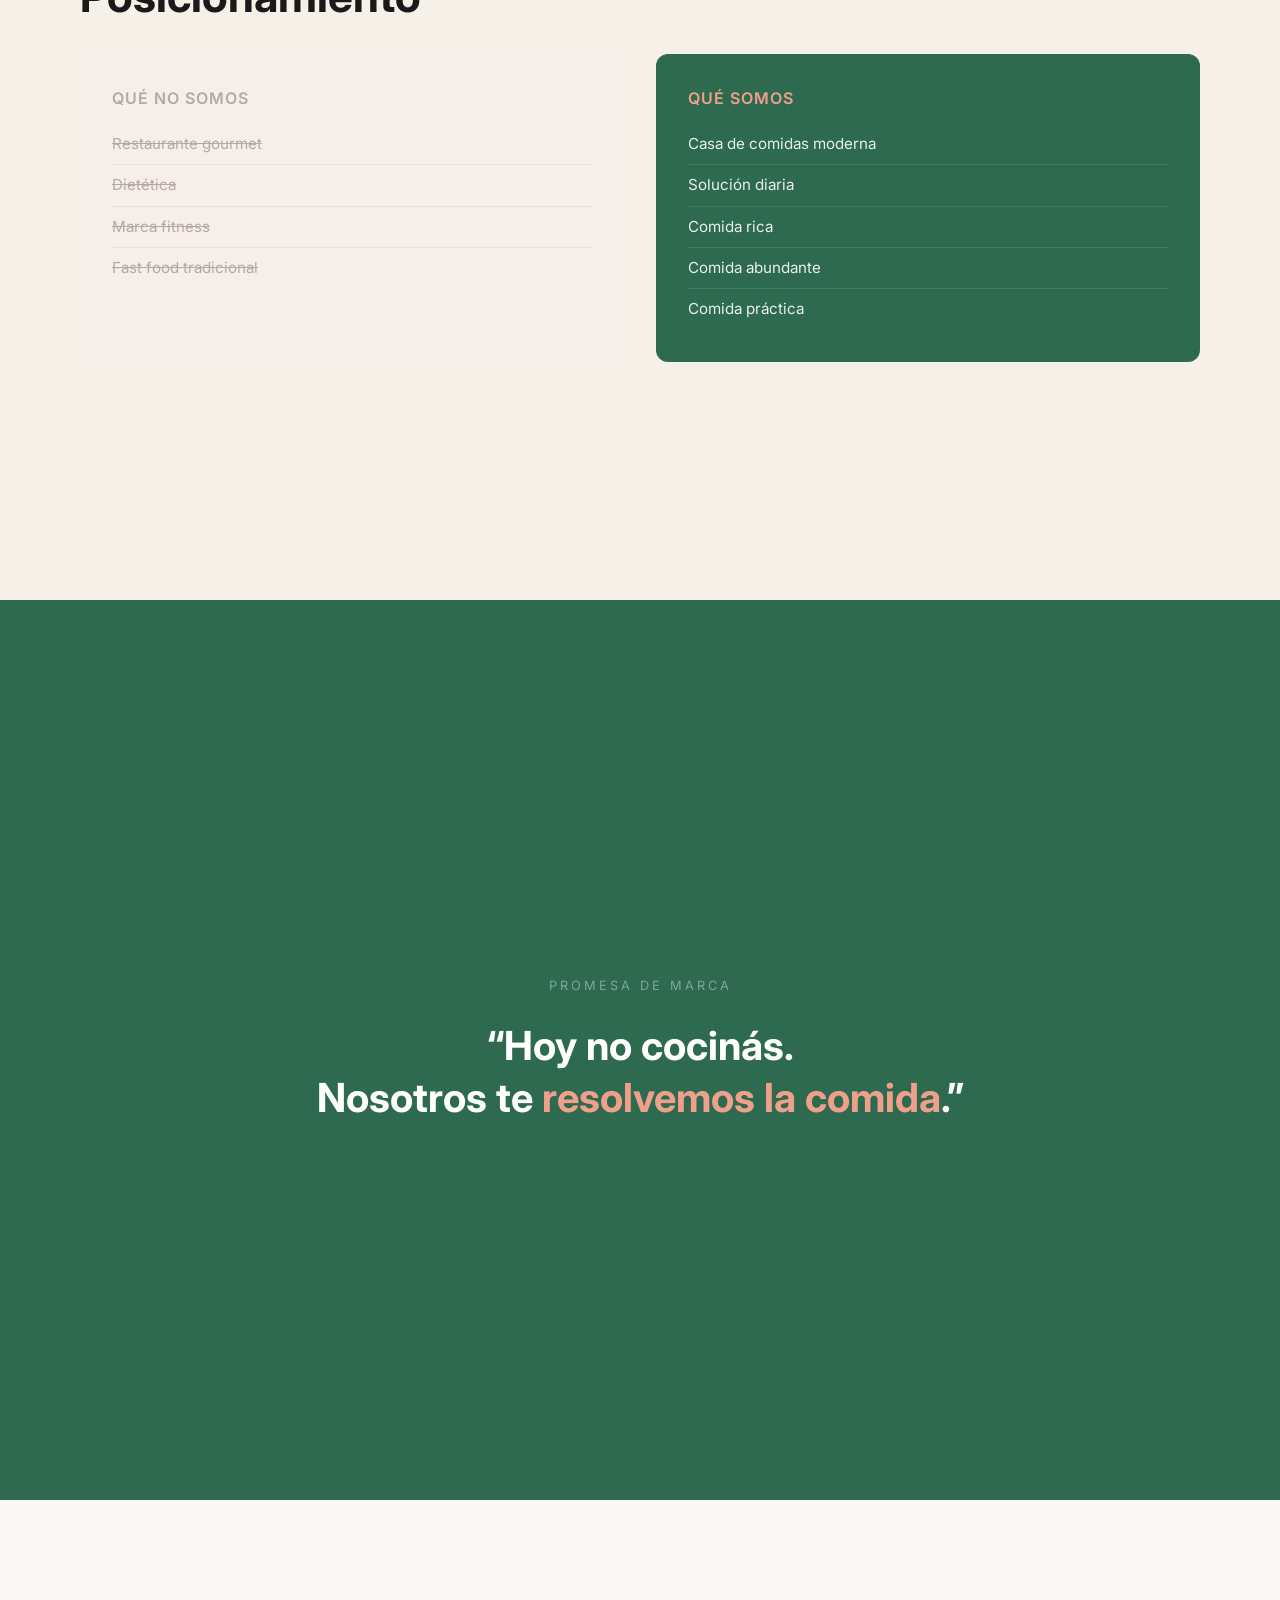
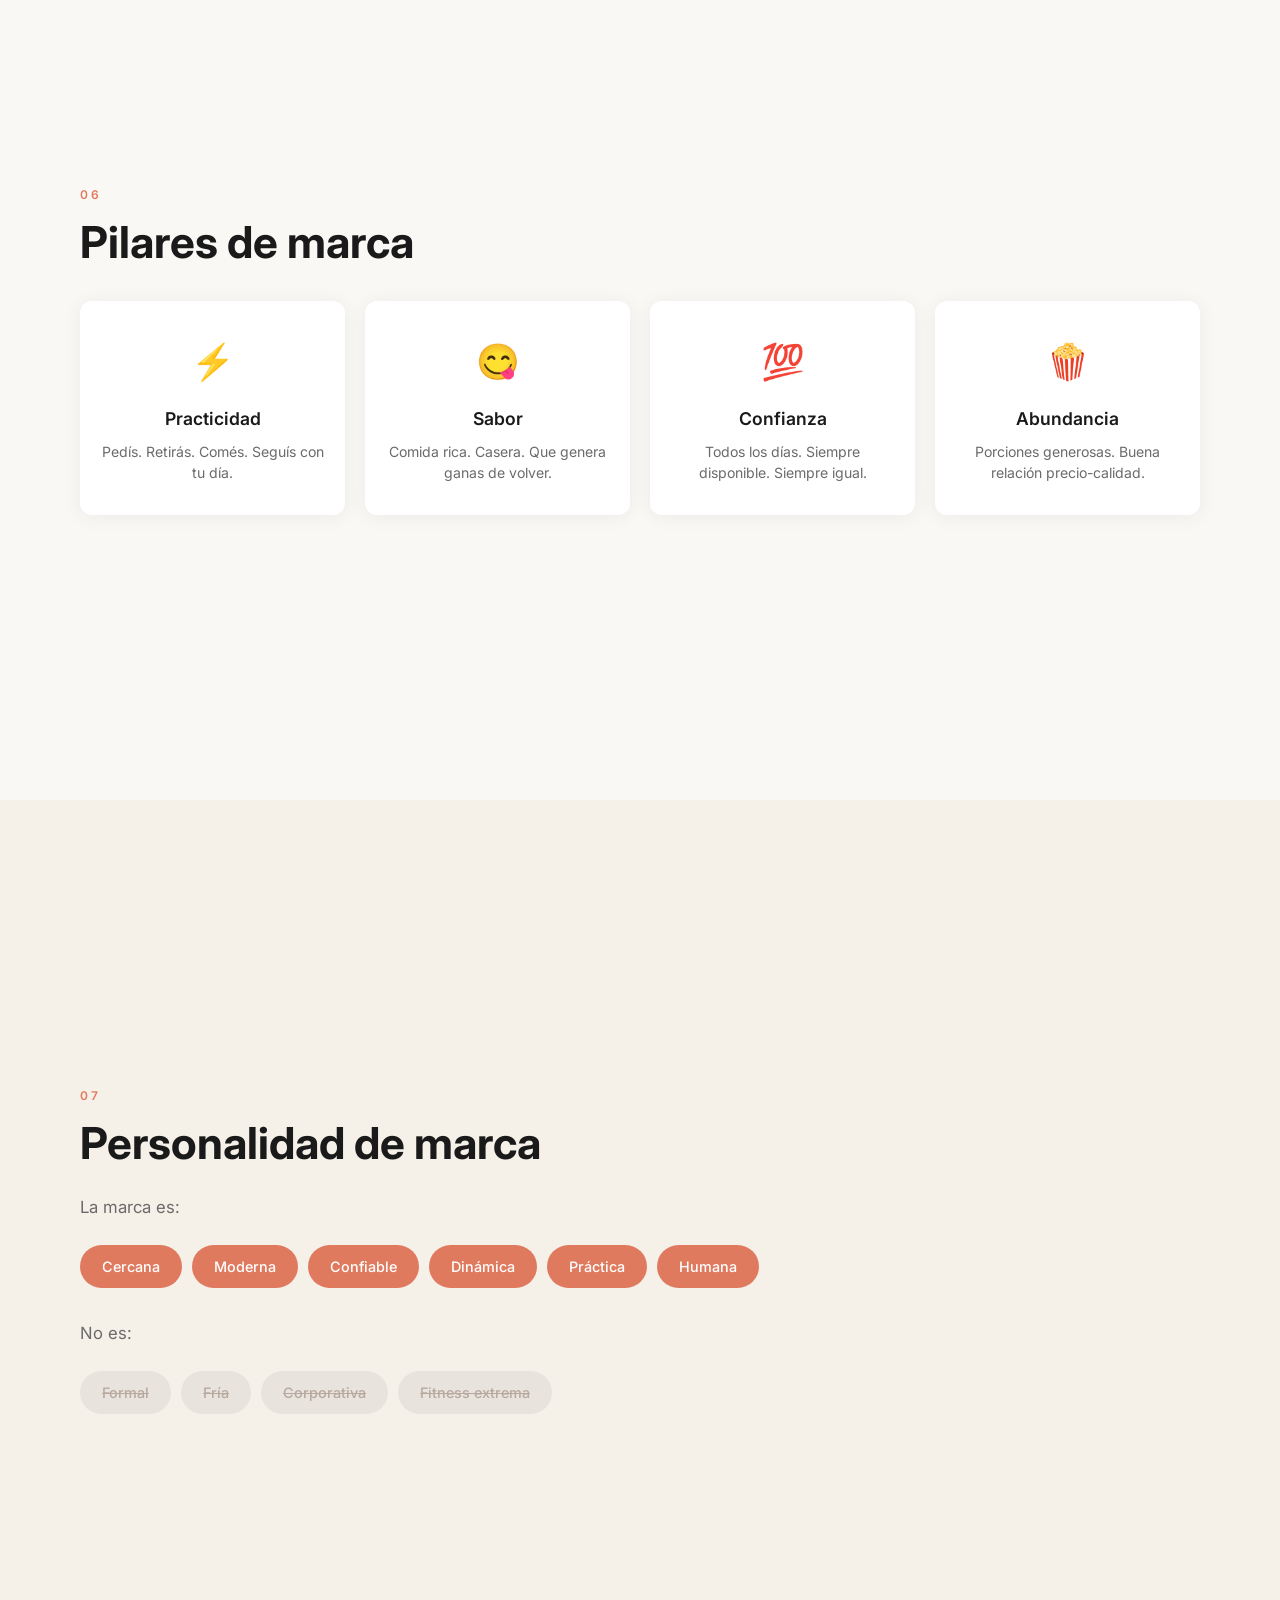
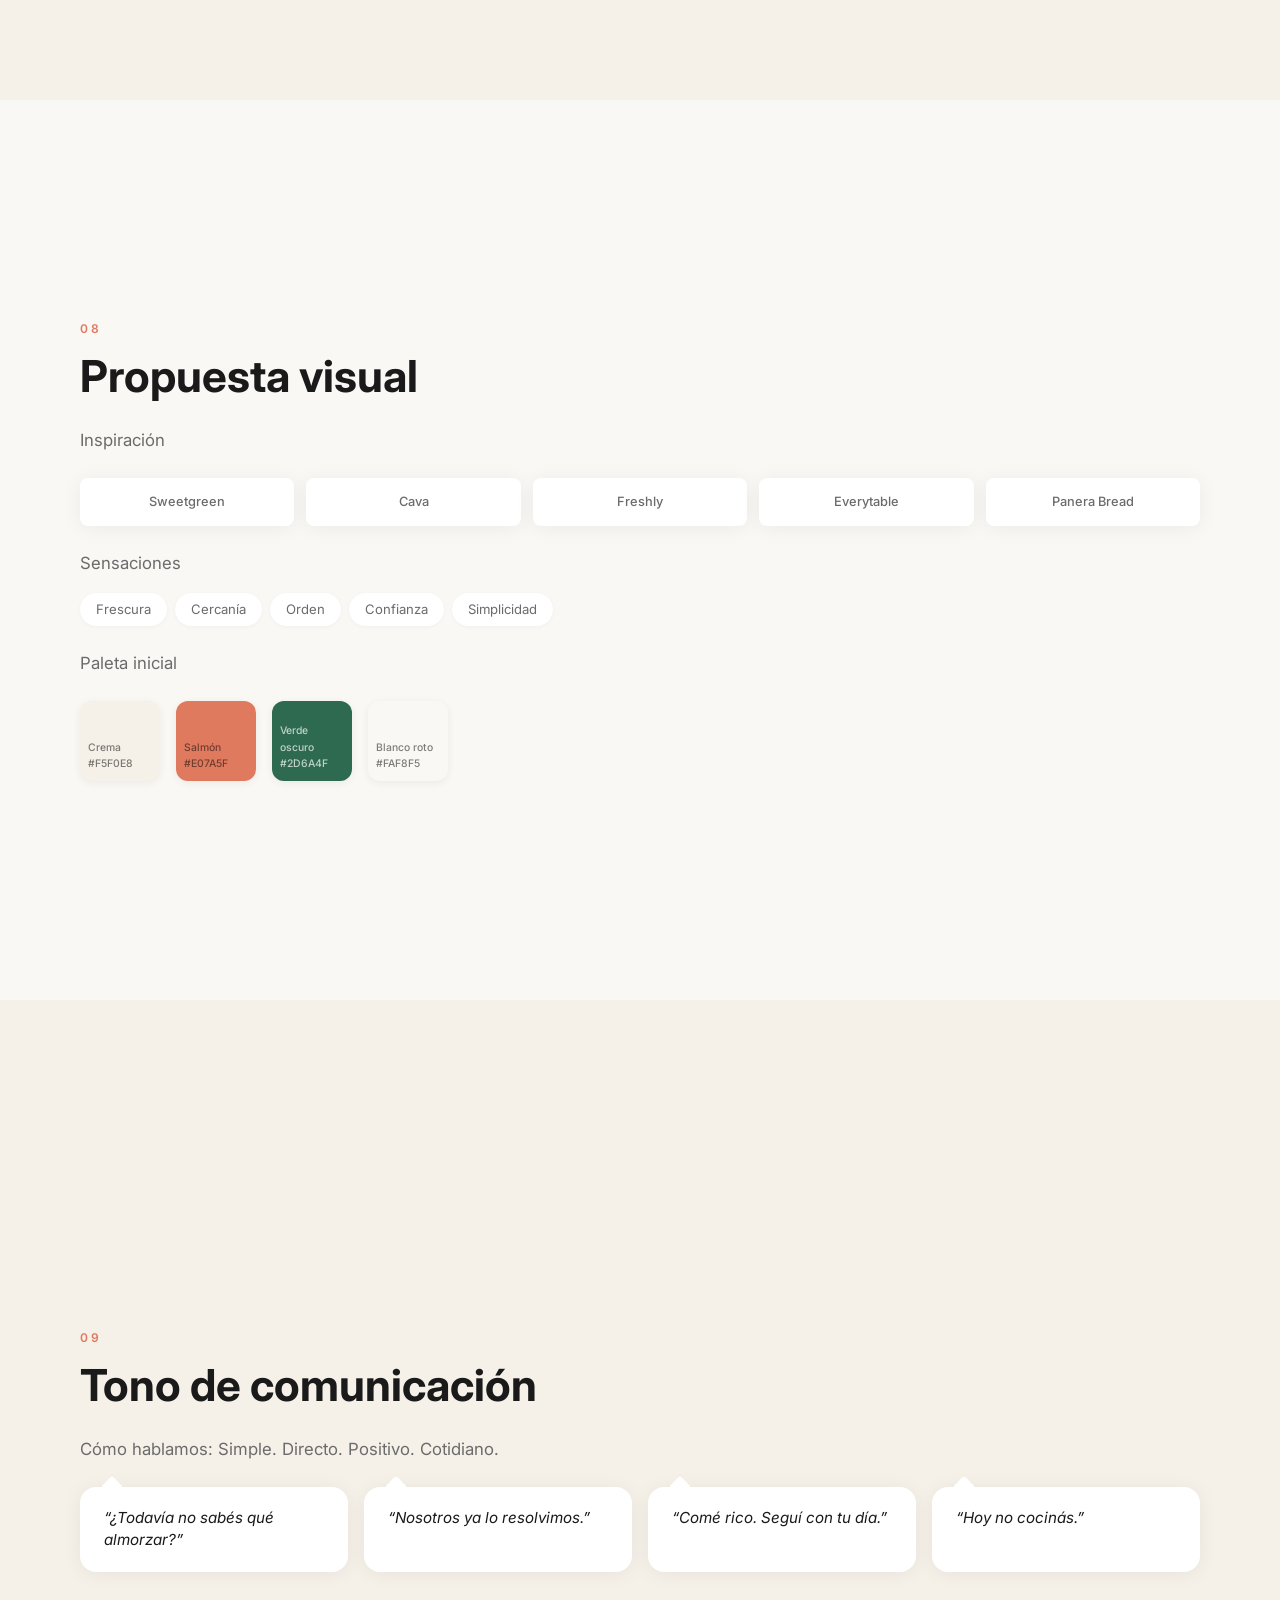
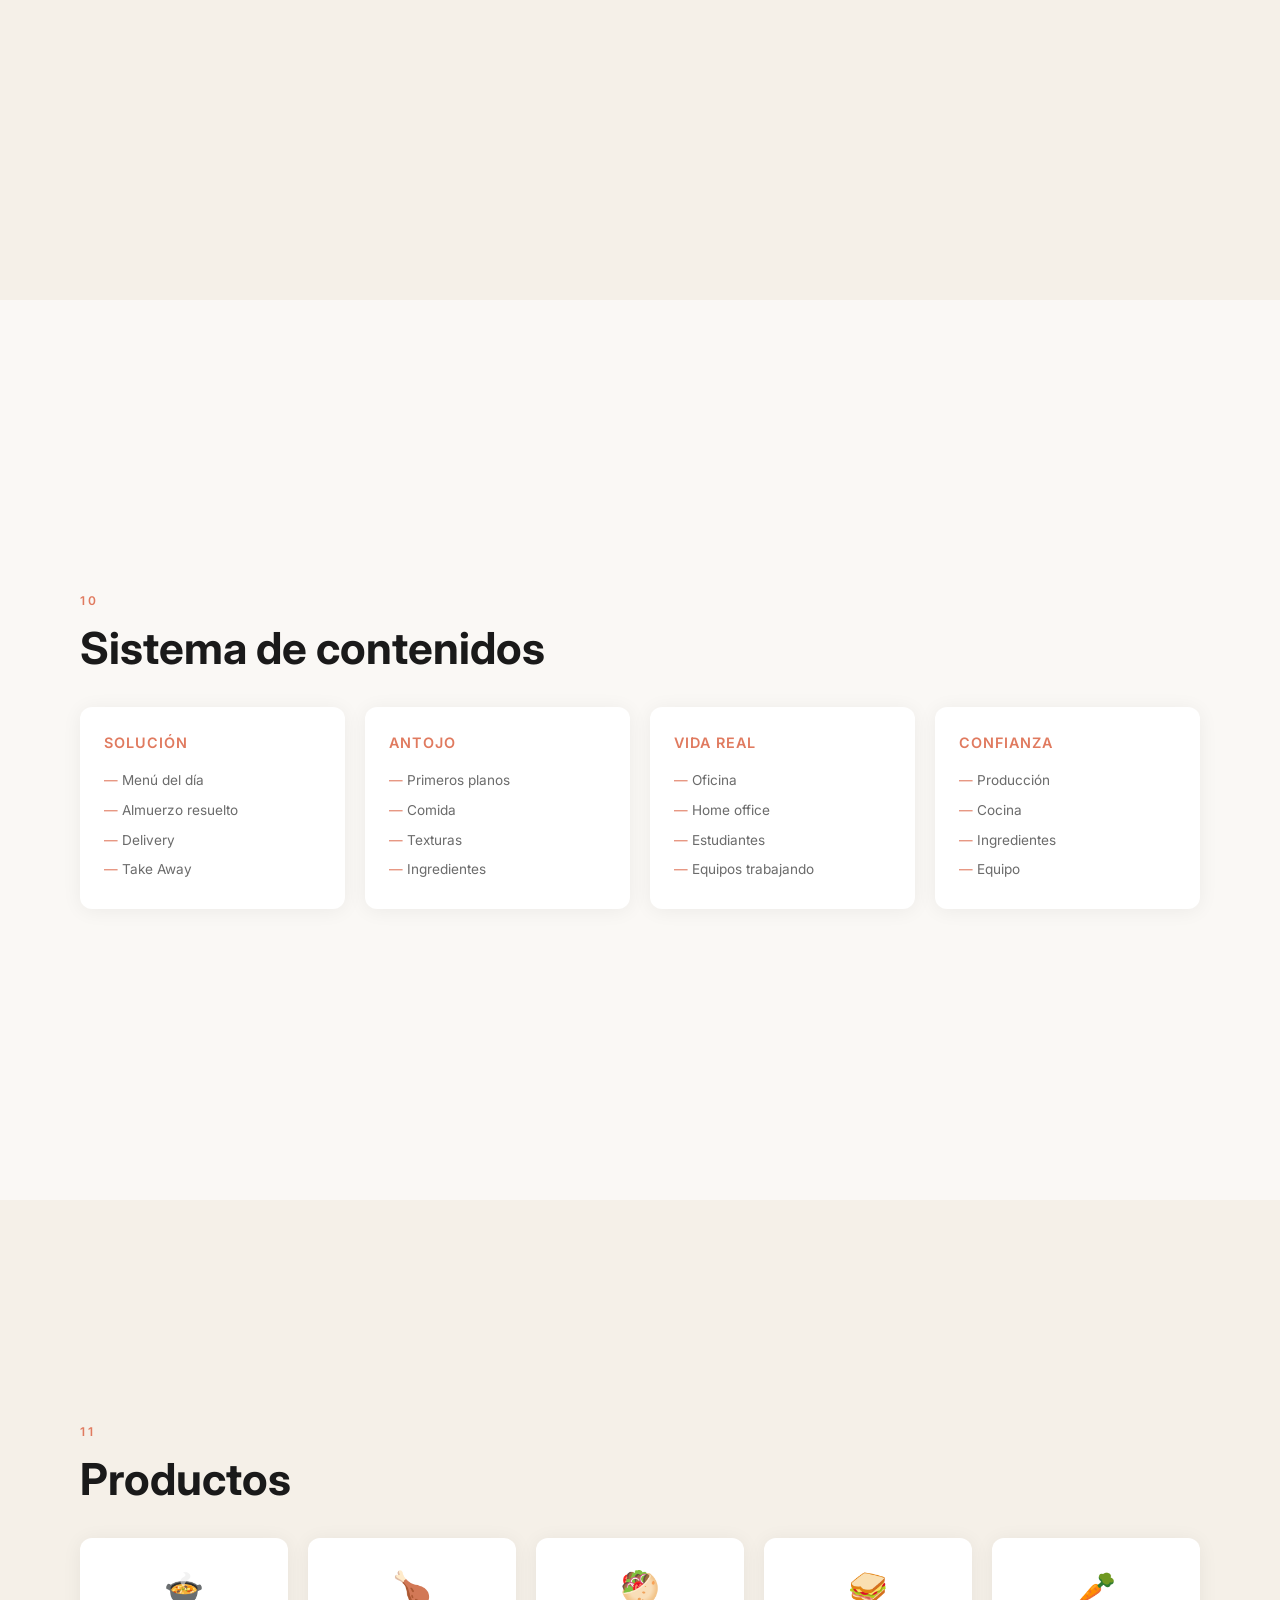
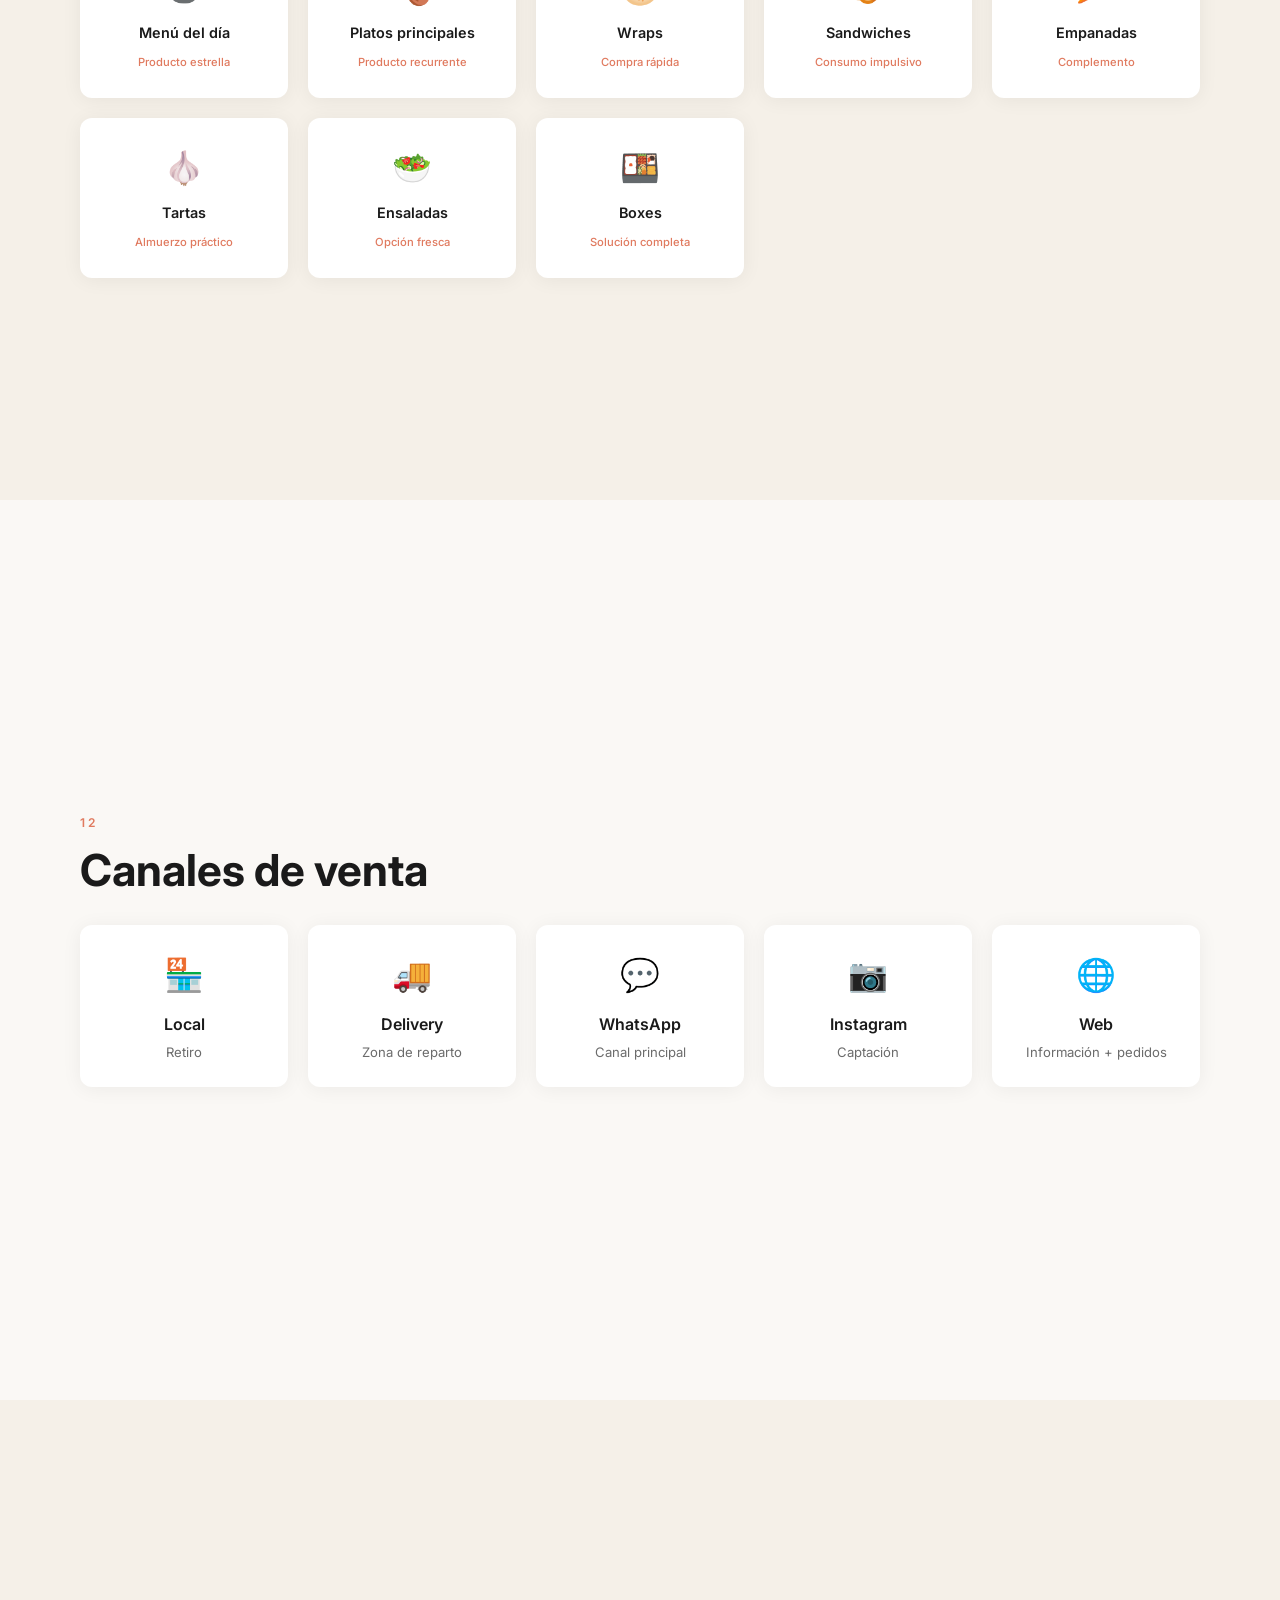
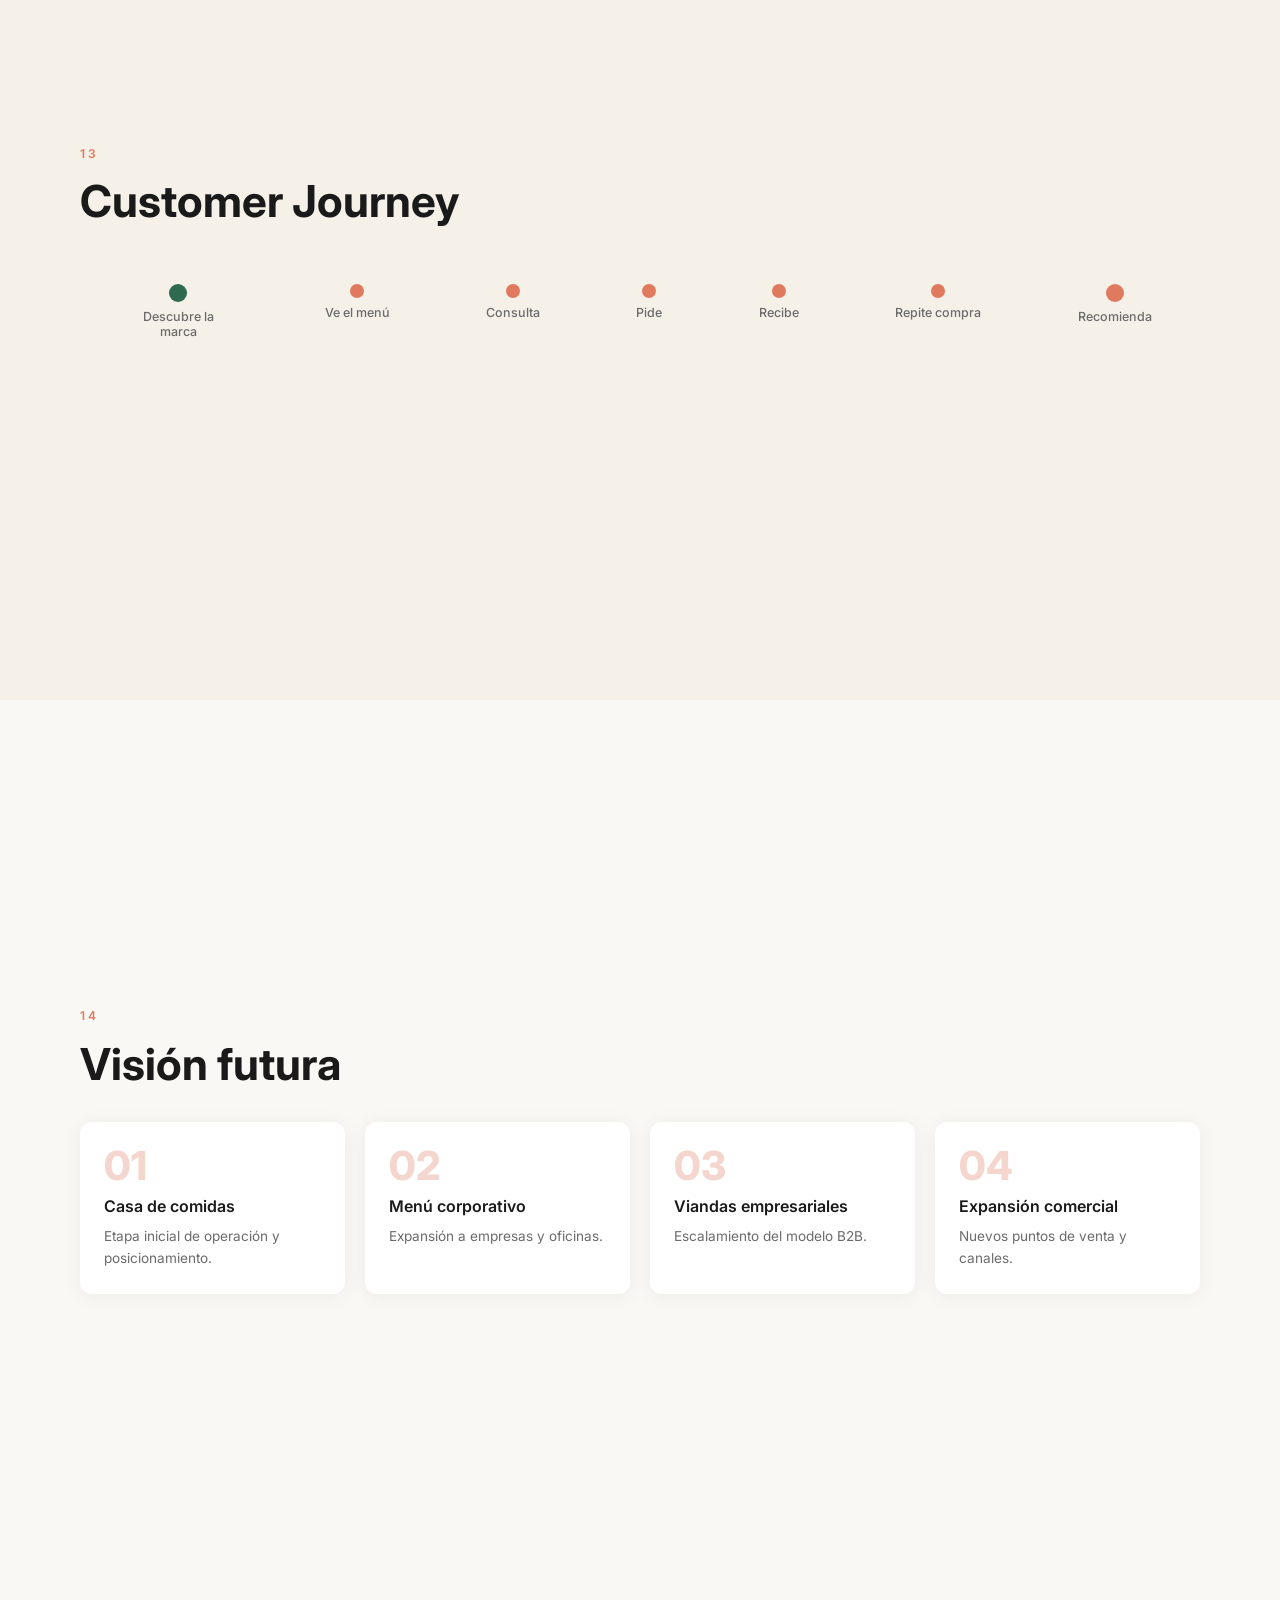
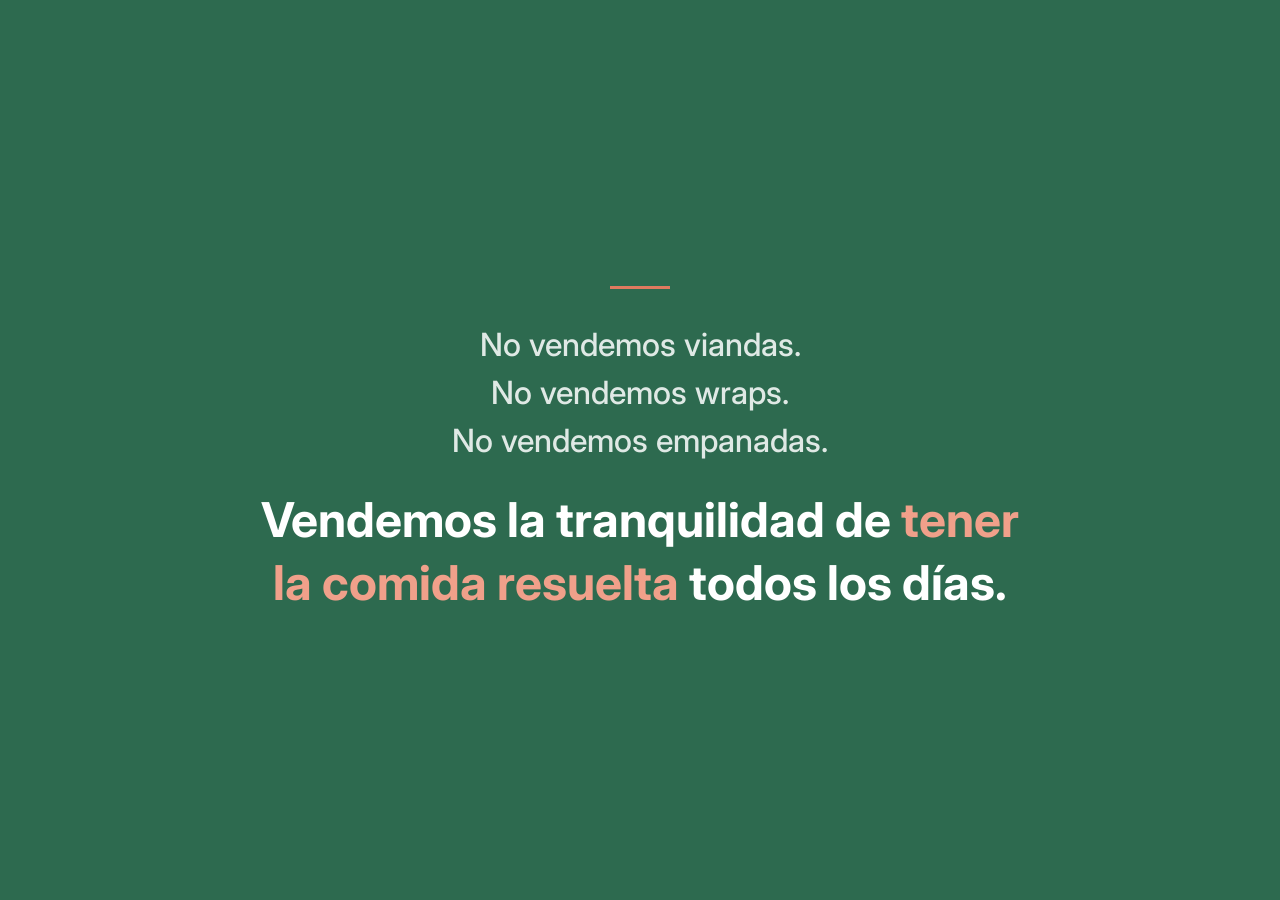
<file: marca1.html>
<!DOCTYPE html>
<html lang="es">
<head>
  <meta charset="UTF-8">
  <meta name="viewport" content="width=device-width, initial-scale=1.0">
  <title>Onboarding · Casa de Comidas</title>
  <link href="https://fonts.googleapis.com/css2?family=Inter:wght@300;400;500;600;700;800;900&display=swap" rel="stylesheet">
<style>
*,*::before,*::after{margin:0;padding:0;box-sizing:border-box}
html{scroll-behavior:smooth;font-size:16px}
body{font-family:'Inter',-apple-system,BlinkMacSystemFont,'Segoe UI',sans-serif;color:#1a1a1a;background:#f5f0e8;line-height:1.6;-webkit-font-smoothing:antialiased}
:root{--cream:#f5f0e8;--salmon:#e07a5f;--salmon-light:#f0a08a;--green:#2d6a4f;--green-light:#40916c;--off-white:#faf8f5;--text:#1a1a1a;--text-light:#6b6b6b;--radius:12px;--shadow:0 2px 20px rgba(0,0,0,.06);--transition:0.6s cubic-bezier(.22,1,.36,1)}
.section{min-height:100vh;padding:80px 24px;display:flex;align-items:center;position:relative}
.section-inner{max-width:1120px;width:100%;margin:0 auto}
.section-cream{background:var(--cream)}
.section-white{background:var(--off-white)}
.section-green{background:var(--green);color:#fff}
.section-number{font-size:.75rem;font-weight:600;letter-spacing:3px;text-transform:uppercase;color:var(--salmon);margin-bottom:12px}
.section-green .section-number{color:var(--salmon-light)}
.section-title{font-size:clamp(1.75rem,4vw,2.75rem);font-weight:700;line-height:1.2;margin-bottom:24px}
.section-text{font-size:1.05rem;color:var(--text-light);max-width:680px}
.section-green .section-text{color:rgba(255,255,255,.8)}
.reveal{opacity:0;transform:translateY(32px);transition:opacity var(--transition),transform var(--transition)}
.reveal.visible{opacity:1;transform:translateY(0)}
.reveal-d1{transition-delay:0.1s}.reveal-d2{transition-delay:0.2s}.reveal-d3{transition-delay:0.3s}
.reveal-d4{transition-delay:0.4s}.reveal-d5{transition-delay:0.5s}.reveal-d6{transition-delay:0.6s}
#progress{position:fixed;top:0;left:0;height:3px;background:var(--salmon);z-index:1000;width:0%;transition:width .2s ease}
#nav-dots{position:fixed;right:20px;top:50%;transform:translateY(-50%);z-index:999;display:flex;flex-direction:column;gap:8px;align-items:flex-end}
.nav-dot{width:10px;height:10px;border-radius:50%;background:rgba(0,0,0,.15);border:0;cursor:pointer;transition:all .3s ease;padding:0}
.nav-dot.active{background:var(--salmon);transform:scale(1.4)}
.nav-dot:hover{background:var(--salmon);transform:scale(1.3)}
.scroll-indicator{position:absolute;bottom:32px;left:50%;transform:translateX(-50%);display:flex;flex-direction:column;align-items:center;gap:8px;color:rgba(255,255,255,.5);font-size:.7rem;letter-spacing:2px;text-transform:uppercase;animation:bounce 2s infinite}
.scroll-indicator span{width:1px;height:32px;background:rgba(255,255,255,.3)}
@keyframes bounce{0%,100%{transform:translateX(-50%) translateY(0)}50%{transform:translateX(-50%) translateY(6px)}}
.portada-icon{margin-bottom:32px;display:inline-block}
.portada-icon svg{width:64px;height:64px}
.portada-title{font-size:clamp(2.5rem,6vw,4.5rem);font-weight:800;letter-spacing:-2px;line-height:1.05;margin-bottom:16px}
.portada-sub{font-size:clamp(.9rem,2vw,1.15rem);color:rgba(255,255,255,.7);max-width:560px;margin:0 auto 24px;line-height:1.5}
.portada-date{font-size:.8rem;color:rgba(255,255,255,.4);letter-spacing:2px;text-transform:uppercase}
.portada-line{width:60px;height:2px;background:var(--salmon);margin:20px auto}
.intro-highlight{background:var(--salmon);color:#fff;padding:24px 32px;border-radius:var(--radius);font-size:1.2rem;font-weight:500;line-height:1.5;margin-top:32px;max-width:700px}
.grid-3{display:grid;grid-template-columns:repeat(auto-fit,minmax(200px,1fr));gap:20px;margin-top:32px}
.grid-4{display:grid;grid-template-columns:repeat(auto-fit,minmax(180px,1fr));gap:20px;margin-top:32px}
.card{background:#fff;border-radius:var(--radius);padding:28px 24px;box-shadow:var(--shadow);transition:transform var(--transition),box-shadow var(--transition)}
.card:hover{transform:translateY(-4px);box-shadow:0 8px 32px rgba(0,0,0,.08)}
.card-icon{font-size:1.8rem;margin-bottom:12px;display:block}
.card h4{font-size:1rem;font-weight:600;margin-bottom:8px}
.card p{font-size:.88rem;color:var(--text-light);line-height:1.5}
.card-tag{display:inline-block;background:var(--cream);color:var(--text);padding:4px 12px;border-radius:20px;font-size:.78rem;font-weight:500;margin:3px 4px 3px 0}
.cols-2{display:grid;grid-template-columns:1fr 1fr;gap:32px;margin-top:32px}
.col-problema{padding:32px;border-radius:var(--radius)}
.col-no{background:#f5eeea}
.col-no .big-label{font-size:.8rem;font-weight:600;letter-spacing:2px;text-transform:uppercase;color:#b8a9a0;margin-bottom:16px}
.col-no ul{list-style:none}
.col-no ul li{font-size:1.1rem;padding:10px 0;border-bottom:1px solid rgba(0,0,0,.05);color:#b8a9a0;text-decoration:line-through}
.col-no ul li:last-child{border:0}
.col-si{background:var(--salmon);color:#fff}
.col-si .big-label{font-size:.8rem;font-weight:600;letter-spacing:2px;text-transform:uppercase;color:rgba(255,255,255,.6);margin-bottom:16px}
.col-si ul{list-style:none}
.col-si ul li{font-size:1.1rem;padding:10px 0;border-bottom:1px solid rgba(255,255,255,.15)}
.col-si ul li:last-child{border:0}
.col-pos{padding:32px;border-radius:var(--radius)}
.col-pos ul{list-style:none;margin-top:12px}
.col-pos ul li{padding:8px 0;font-size:.95rem;border-bottom:1px solid rgba(0,0,0,.06)}
.col-pos ul li:last-child{border:0}
.col-pos h4{font-size:1rem;font-weight:600;letter-spacing:1px;text-transform:uppercase}
.col-pos-no{background:#f5eeea;color:#b8a9a0}
.col-pos-no h4{color:#b8a9a0}
.col-pos-no ul li{text-decoration:line-through;color:#b8a9a0}
.col-pos-si{background:var(--green);color:#fff}
.col-pos-si h4{color:var(--salmon-light)}
.col-pos-si ul li{border-color:rgba(255,255,255,.1);color:rgba(255,255,255,.9)}
.valor-quote{font-size:clamp(1.5rem,4vw,2.5rem);font-weight:700;line-height:1.3;text-align:center;max-width:700px;margin:0 auto}
.valor-quote span{color:var(--salmon-light)}
.valor-label{text-align:center;font-size:.8rem;letter-spacing:3px;text-transform:uppercase;color:rgba(255,255,255,.4);margin-bottom:24px}
.pilar-card{text-align:center;padding:32px 20px}
.pilar-card .card-icon{font-size:2.2rem;margin-bottom:16px}
.pilar-card h4{font-size:1.1rem;margin-bottom:8px}
.tag-cloud{margin-top:24px;display:flex;flex-wrap:wrap;gap:10px}
.tag{display:inline-block;padding:10px 22px;border-radius:30px;font-size:.9rem;font-weight:500;transition:all var(--transition);cursor:default}
.tag-yes{background:var(--salmon);color:#fff}
.tag-no{background:#e8e3dc;color:#b8a9a0;text-decoration:line-through}
.tag-yes:hover{transform:translateY(-2px);box-shadow:0 4px 16px rgba(224,122,95,.3)}
.visual-refs{display:grid;grid-template-columns:repeat(auto-fit,minmax(140px,1fr));gap:12px;margin-top:24px}
.visual-ref{background:#fff;padding:14px;border-radius:8px;text-align:center;font-size:.8rem;font-weight:500;color:var(--text-light);box-shadow:var(--shadow)}
.palette{display:flex;gap:16px;margin-top:24px;flex-wrap:wrap}
.swatch{width:80px;height:80px;border-radius:12px;display:flex;align-items:flex-end;padding:8px;font-size:.65rem;font-weight:500;color:rgba(0,0,0,.5);box-shadow:0 2px 8px rgba(0,0,0,.06)}
.swatch-dark{color:rgba(255,255,255,.7)}
.sensation-tags{display:flex;flex-wrap:wrap;gap:8px;margin-top:16px}
.sensation-tags span{background:#fff;padding:6px 16px;border-radius:20px;font-size:.82rem;color:var(--text-light);box-shadow:0 1px 4px rgba(0,0,0,.04)}
.tono-ejemplos{display:grid;grid-template-columns:repeat(auto-fit,minmax(240px,1fr));gap:16px;margin-top:24px}
.tono-bubble{background:#fff;border-radius:16px;padding:20px 24px;box-shadow:var(--shadow);position:relative;font-size:.95rem;line-height:1.5}
.tono-bubble::before{content:'';position:absolute;top:-8px;left:24px;width:16px;height:16px;background:#fff;border-radius:3px;transform:rotate(45deg)}
.tono-bubble .quote{font-style:italic;color:var(--text)}
.pilar-contenido{padding:24px}
.pilar-contenido h4{font-size:.9rem;font-weight:600;letter-spacing:1px;text-transform:uppercase;color:var(--salmon);margin-bottom:12px}
.pilar-contenido ul{list-style:none}
.pilar-contenido ul li{padding:4px 0;font-size:.85rem;color:var(--text-light)}
.pilar-contenido ul li::before{content:'\2014\00a0';color:var(--salmon)}
.producto-card{text-align:center;padding:24px 16px}
.producto-card .emoji{font-size:2rem;margin-bottom:8px;display:block}
.producto-card h4{font-size:.9rem;margin-bottom:4px}
.producto-card .tag-prod{display:inline-block;font-size:.7rem;color:var(--salmon);font-weight:500;margin-top:4px}
.canales-grid{display:grid;grid-template-columns:repeat(auto-fit,minmax(200px,1fr));gap:20px;margin-top:28px}
.canal-card{background:#fff;border-radius:var(--radius);padding:24px;text-align:center;box-shadow:var(--shadow);transition:transform var(--transition)}
.canal-card:hover{transform:translateY(-4px)}
.canal-card .canal-icon{font-size:2rem;margin-bottom:12px;display:block}
.canal-card h4{font-size:1rem;font-weight:600;margin-bottom:4px}
.canal-card p{font-size:.82rem;color:var(--text-light)}
.journey{display:flex;flex-wrap:wrap;justify-content:center;gap:0;margin-top:40px;position:relative}
.journey-step{display:flex;flex-direction:column;align-items:center;text-align:center;padding:16px 20px;min-width:80px;flex:1 1 auto}
.journey-dot{width:14px;height:14px;border-radius:50%;background:var(--salmon);margin-bottom:8px;position:relative;z-index:2}
.journey-step span{font-size:.78rem;color:var(--text-light);font-weight:500;line-height:1.2;max-width:100px}
.journey-step:first-child .journey-dot{width:18px;height:18px;background:var(--green)}
.journey-step:last-child .journey-dot{width:18px;height:18px}
.vision-grid{display:grid;grid-template-columns:repeat(auto-fit,minmax(200px,1fr));gap:20px;margin-top:32px}
.vision-card{background:#fff;border-radius:var(--radius);padding:24px;position:relative;box-shadow:var(--shadow)}
.vision-num{font-size:2.5rem;font-weight:800;color:var(--salmon);opacity:.3;line-height:1;margin-bottom:8px}
.vision-card h4{font-size:1rem;font-weight:600;margin-bottom:6px}
.vision-card p{font-size:.85rem;color:var(--text-light)}
.cierre-line{width:60px;height:3px;background:var(--salmon);margin:0 auto 32px}
.cierre-text{font-size:clamp(1.3rem,3vw,2rem);font-weight:500;line-height:1.5;max-width:700px;margin:0 auto;color:rgba(255,255,255,.85)}
.cierre-big{font-size:clamp(1.6rem,4.5vw,3rem);font-weight:700;line-height:1.3;max-width:800px;margin:24px auto 0;color:#fff}
.cierre-big span{color:var(--salmon-light)}
@media(max-width:768px){
  .section{padding:60px 20px}
  .cols-2{grid-template-columns:1fr}
  .grid-3{grid-template-columns:repeat(2,1fr)}
  .grid-4{grid-template-columns:repeat(2,1fr)}
  .vision-grid{grid-template-columns:1fr 1fr}
  .journey-step{flex:1 0 45%;padding:12px}
  .col-no,.col-si,.col-pos{padding:24px}
  #nav-dots{right:10px}
  .nav-dot{width:8px;height:8px}
  .swatch{width:60px;height:60px;font-size:.55rem}
}
@media(max-width:480px){
  .grid-3,.grid-4,.vision-grid{grid-template-columns:1fr}
  .intro-highlight{padding:20px;font-size:1rem}
}
</style>
</head>
<body>

<div id="progress"></div>
<nav id="nav-dots"></nav>

<!-- 1. PORTADA -->
<section class="section section-green" id="s1">
  <div class="section-inner" style="text-align:center">
    <div class="portada-icon reveal">
      <svg viewBox="0 0 64 64" fill="none" stroke="#fff" stroke-width="2" stroke-linecap="round" stroke-linejoin="round">
        <path d="M20 12v18c0 4-1 8-5 10"/>
        <path d="M44 12v18c0 4 1 8 5 10"/>
        <path d="M14 42h36"/>
        <path d="M20 42v6c0 2 2 4 4 4h16c2 0 4-2 4-4v-6"/>
        <circle cx="32" cy="22" r="2" fill="rgba(255,255,255,.3)" stroke="none"/>
      </svg>
    </div>
    <h1 class="portada-title reveal reveal-d1">CASA DE COMIDAS</h1>
    <div class="portada-line reveal reveal-d2"></div>
    <p class="portada-sub reveal reveal-d2">Construcci&oacute;n de Marca + Estrategia Comercial + Ecosistema Digital</p>
    <p class="portada-date reveal reveal-d3">Propuesta inicial &middot; Junio 2026</p>
    <div class="scroll-indicator reveal reveal-d4">
      <span></span>
      <small>Desplazar</small>
    </div>
  </div>
</section>

<!-- 2. INTRODUCCION -->
<section class="section section-cream" id="s2">
  <div class="section-inner">
    <p class="section-number reveal">01</p>
    <h2 class="section-title reveal reveal-d1">&iquest;Por qu&eacute; estamos haciendo esto?</h2>
    <p class="section-text reveal reveal-d2">El objetivo no es solamente crear una marca gastron&oacute;mica.</p>
    <div class="intro-highlight reveal reveal-d3">
      El objetivo es construir una marca que se convierta en la soluci&oacute;n diaria para las personas que necesitan resolver sus comidas de forma r&aacute;pida, rica y confiable.
    </div>
  </div>
</section>
<!-- 3. ANALISIS DEL NEGOCIO -->
<section class="section section-white" id="s3">
  <div class="section-inner">
    <p class="section-number reveal">02</p>
    <h2 class="section-title reveal reveal-d1">An&aacute;lisis del negocio</h2>
    <p class="section-text reveal reveal-d2">&iquest;Qu&eacute; tenemos hoy?</p>
    <div class="grid-3">
      <div class="card reveal reveal-d2">
        <span class="card-icon">&#x1F3D7;</span>
        <h4>Infraestructura</h4>
        <p>Cocina equipada &middot; C&aacute;mara de fr&iacute;o</p>
      </div>
      <div class="card reveal reveal-d3">
        <span class="card-icon">&#x1F465;</span>
        <h4>Personal</h4>
        <p>Experiencia gastron&oacute;mica</p>
      </div>
      <div class="card reveal reveal-d4">
        <span class="card-icon">&#x1F3EA;</span>
        <h4>Canales</h4>
        <p>Local f&iacute;sico &middot; Delivery &middot; Take Away</p>
      </div>
    </div>
    <div style="margin-top:32px">
      <h4 style="font-size:.85rem;font-weight:600;letter-spacing:2px;text-transform:uppercase;color:var(--salmon);margin-bottom:16px" class="reveal reveal-d4">Productos</h4>
      <div class="grid-4 reveal reveal-d5" style="margin-top:0">
        <div class="card" style="padding:16px;text-align:center;font-size:.85rem">Men&uacute; del d&iacute;a</div>
        <div class="card" style="padding:16px;text-align:center;font-size:.85rem">Viandas</div>
        <div class="card" style="padding:16px;text-align:center;font-size:.85rem">Wraps</div>
        <div class="card" style="padding:16px;text-align:center;font-size:.85rem">Sandwiches</div>
        <div class="card" style="padding:16px;text-align:center;font-size:.85rem">Empanadas</div>
        <div class="card" style="padding:16px;text-align:center;font-size:.85rem">Tartas</div>
        <div class="card" style="padding:16px;text-align:center;font-size:.85rem">Ensaladas</div>
        <div class="card" style="padding:16px;text-align:center;font-size:.85rem">Boxes</div>
        <div class="card" style="padding:16px;text-align:center;font-size:.85rem">Platos principales</div>
      </div>
    </div>
    <div style="margin-top:24px">
      <h4 style="font-size:.85rem;font-weight:600;letter-spacing:2px;text-transform:uppercase;color:var(--salmon);margin-bottom:12px" class="reveal reveal-d5">Fortalezas</h4>
      <div style="display:flex;flex-wrap:wrap;gap:8px" class="reveal reveal-d6">
        <span class="card-tag">Producci&oacute;n propia</span>
        <span class="card-tag">Variedad</span>
        <span class="card-tag">Rapidez</span>
        <span class="card-tag">Costos optimizados</span>
        <span class="card-tag">Operaci&oacute;n ya existente</span>
      </div>
    </div>
  </div>
</section>

<!-- 4. OPORTUNIDAD DE MERCADO -->
<section class="section section-cream" id="s4">
  <div class="section-inner">
    <p class="section-number reveal">03</p>
    <h2 class="section-title reveal reveal-d1">Oportunidad de mercado</h2>
    <div class="grid-4">
      <div class="card reveal reveal-d2">
        <span class="card-icon">&#x1F454;</span>
        <h4>Empleados de comercio</h4>
        <p>Necesitan resolver el almuerzo r&aacute;pido.</p>
      </div>
      <div class="card reveal reveal-d3">
        <span class="card-icon">&#x1F3E2;</span>
        <h4>Oficinas</h4>
        <p>Necesitan opciones confiables todos los d&iacute;as.</p>
      </div>
      <div class="card reveal reveal-d4">
        <span class="card-icon">&#x1F3E0;</span>
        <h4>Home Office</h4>
        <p>Buscan comodidad.</p>
      </div>
      <div class="card reveal reveal-d5">
        <span class="card-icon">&#x1F393;</span>
        <h4>Estudiantes</h4>
        <p>Buscan algo rico y accesible.</p>
      </div>
    </div>
  </div>
</section>

<!-- 5. EL PROBLEMA DEL CLIENTE -->
<section class="section section-white" id="s5">
  <div class="section-inner">
    <p class="section-number reveal">04</p>
    <h2 class="section-title reveal reveal-d1">El problema del cliente</h2>
    <div class="cols-2">
      <div class="col-problema col-no reveal reveal-d2">
        <p class="big-label">NO es</p>
        <ul><li>&ldquo;Tengo hambre.&rdquo;</li></ul>
      </div>
      <div class="col-problema col-si reveal reveal-d3">
        <p class="big-label">S&Iacute; es</p>
        <ul>
          <li>&ldquo;No s&eacute; qu&eacute; comer hoy.&rdquo;</li>
          <li>&ldquo;No tengo tiempo para cocinar.&rdquo;</li>
          <li>&ldquo;No quiero perder tiempo.&rdquo;</li>
          <li>&ldquo;No quiero comer mal.&rdquo;</li>
        </ul>
      </div>
    </div>
  </div>
</section>

<!-- 6. POSICIONAMIENTO -->
<section class="section section-cream" id="s6">
  <div class="section-inner">
    <p class="section-number reveal">05</p>
    <h2 class="section-title reveal reveal-d1">Posicionamiento</h2>
    <div class="cols-2">
      <div class="col-pos col-pos-no reveal reveal-d2">
        <h4>Qu&eacute; NO somos</h4>
        <ul>
          <li>Restaurante gourmet</li>
          <li>Diet&eacute;tica</li>
          <li>Marca fitness</li>
          <li>Fast food tradicional</li>
        </ul>
      </div>
      <div class="col-pos col-pos-si reveal reveal-d3">
        <h4>Qu&eacute; SOMOS</h4>
        <ul>
          <li>Casa de comidas moderna</li>
          <li>Soluci&oacute;n diaria</li>
          <li>Comida rica</li>
          <li>Comida abundante</li>
          <li>Comida pr&aacute;ctica</li>
        </ul>
      </div>
    </div>
  </div>
</section>

<!-- 7. PROPUESTA DE VALOR -->
<section class="section section-green" id="s7">
  <div class="section-inner">
    <p class="valor-label reveal">Promesa de Marca</p>
    <div class="valor-quote reveal reveal-d1">
      &ldquo;Hoy no cocin&aacute;s.<br>Nosotros te <span>resolvemos la comida</span>.&rdquo;
    </div>
  </div>
</section>

<!-- 8. PILARES DE MARCA -->
<section class="section section-white" id="s8">
  <div class="section-inner">
    <p class="section-number reveal">06</p>
    <h2 class="section-title reveal reveal-d1">Pilares de marca</h2>
    <div class="grid-4">
      <div class="card pilar-card reveal reveal-d2">
        <span class="card-icon">&#x26A1;</span>
        <h4>Practicidad</h4>
        <p>Ped&iacute;s. Retir&aacute;s. Com&eacute;s. Segu&iacute;s con tu d&iacute;a.</p>
      </div>
      <div class="card pilar-card reveal reveal-d3">
        <span class="card-icon">&#x1F60B;</span>
        <h4>Sabor</h4>
        <p>Comida rica. Casera. Que genera ganas de volver.</p>
      </div>
      <div class="card pilar-card reveal reveal-d4">
        <span class="card-icon">&#x1F4AF;</span>
        <h4>Confianza</h4>
        <p>Todos los d&iacute;as. Siempre disponible. Siempre igual.</p>
      </div>
      <div class="card pilar-card reveal reveal-d5">
        <span class="card-icon">&#x1F37F;</span>
        <h4>Abundancia</h4>
        <p>Porciones generosas. Buena relaci&oacute;n precio-calidad.</p>
      </div>
    </div>
  </div>
</section>

<!-- 9. PERSONALIDAD DE MARCA -->
<section class="section section-cream" id="s9">
  <div class="section-inner">
    <p class="section-number reveal">07</p>
    <h2 class="section-title reveal reveal-d1">Personalidad de marca</h2>
    <p class="section-text reveal reveal-d2">La marca es:</p>
    <div class="tag-cloud reveal reveal-d3">
      <span class="tag tag-yes">Cercana</span>
      <span class="tag tag-yes">Moderna</span>
      <span class="tag tag-yes">Confiable</span>
      <span class="tag tag-yes">Din&aacute;mica</span>
      <span class="tag tag-yes">Pr&aacute;ctica</span>
      <span class="tag tag-yes">Humana</span>
    </div>
    <p class="section-text reveal reveal-d4" style="margin-top:32px">No es:</p>
    <div class="tag-cloud reveal reveal-d5">
      <span class="tag tag-no">Formal</span>
      <span class="tag tag-no">Fr&iacute;a</span>
      <span class="tag tag-no">Corporativa</span>
      <span class="tag tag-no">Fitness extrema</span>
    </div>
  </div>
</section>

<!-- 10. PROPUESTA VISUAL -->
<section class="section section-white" id="s10">
  <div class="section-inner">
    <p class="section-number reveal">08</p>
    <h2 class="section-title reveal reveal-d1">Propuesta visual</h2>
    <p class="section-text reveal reveal-d2">Inspiraci&oacute;n</p>
    <div class="visual-refs reveal reveal-d3">
      <div class="visual-ref">Sweetgreen</div>
      <div class="visual-ref">Cava</div>
      <div class="visual-ref">Freshly</div>
      <div class="visual-ref">Everytable</div>
      <div class="visual-ref">Panera Bread</div>
    </div>
    <p class="section-text reveal reveal-d4" style="margin-top:24px">Sensaciones</p>
    <div class="sensation-tags reveal reveal-d4">
      <span>Frescura</span>
      <span>Cercan&iacute;a</span>
      <span>Orden</span>
      <span>Confianza</span>
      <span>Simplicidad</span>
    </div>
    <p class="section-text reveal reveal-d5" style="margin-top:24px">Paleta inicial</p>
    <div class="palette reveal reveal-d5">
      <div class="swatch" style="background:#f5f0e8">Crema<br>#F5F0E8</div>
      <div class="swatch" style="background:#e07a5f">Salm&oacute;n<br>#E07A5F</div>
      <div class="swatch swatch-dark" style="background:#2d6a4f">Verde oscuro<br>#2D6A4F</div>
      <div class="swatch" style="background:#faf8f5">Blanco roto<br>#FAF8F5</div>
    </div>
  </div>
</section>

<!-- 11. TONO DE COMUNICACION -->
<section class="section section-cream" id="s11">
  <div class="section-inner">
    <p class="section-number reveal">09</p>
    <h2 class="section-title reveal reveal-d1">Tono de comunicaci&oacute;n</h2>
    <p class="section-text reveal reveal-d2">C&oacute;mo hablamos: Simple. Directo. Positivo. Cotidiano.</p>
    <div class="tono-ejemplos">
      <div class="tono-bubble reveal reveal-d2">
        <div class="quote">&ldquo;&iquest;Todav&iacute;a no sab&eacute;s qu&eacute; almorzar?&rdquo;</div>
      </div>
      <div class="tono-bubble reveal reveal-d3">
        <div class="quote">&ldquo;Nosotros ya lo resolvimos.&rdquo;</div>
      </div>
      <div class="tono-bubble reveal reveal-d4">
        <div class="quote">&ldquo;Com&eacute; rico. Segu&iacute; con tu d&iacute;a.&rdquo;</div>
      </div>
      <div class="tono-bubble reveal reveal-d5">
        <div class="quote">&ldquo;Hoy no cocin&aacute;s.&rdquo;</div>
      </div>
    </div>
  </div>
</section>

<!-- 12. SISTEMA DE CONTENIDOS -->
<section class="section section-white" id="s12">
  <div class="section-inner">
    <p class="section-number reveal">10</p>
    <h2 class="section-title reveal reveal-d1">Sistema de contenidos</h2>
    <div class="grid-4">
      <div class="card pilar-contenido reveal reveal-d2">
        <h4>SOLUCI&Oacute;N</h4>
        <ul>
          <li>Men&uacute; del d&iacute;a</li>
          <li>Almuerzo resuelto</li>
          <li>Delivery</li>
          <li>Take Away</li>
        </ul>
      </div>
      <div class="card pilar-contenido reveal reveal-d3">
        <h4>ANTOJO</h4>
        <ul>
          <li>Primeros planos</li>
          <li>Comida</li>
          <li>Texturas</li>
          <li>Ingredientes</li>
        </ul>
      </div>
      <div class="card pilar-contenido reveal reveal-d4">
        <h4>VIDA REAL</h4>
        <ul>
          <li>Oficina</li>
          <li>Home office</li>
          <li>Estudiantes</li>
          <li>Equipos trabajando</li>
        </ul>
      </div>
      <div class="card pilar-contenido reveal reveal-d5">
        <h4>CONFIANZA</h4>
        <ul>
          <li>Producci&oacute;n</li>
          <li>Cocina</li>
          <li>Ingredientes</li>
          <li>Equipo</li>
        </ul>
      </div>
    </div>
  </div>
</section>

<!-- 13. PRODUCTOS -->
<section class="section section-cream" id="s13">
  <div class="section-inner">
    <p class="section-number reveal">11</p>
    <h2 class="section-title reveal reveal-d1">Productos</h2>
    <div class="grid-4">
      <div class="card producto-card reveal reveal-d2">
        <span class="emoji">&#x1F372;</span>
        <h4>Men&uacute; del d&iacute;a</h4>
        <span class="tag-prod">Producto estrella</span>
      </div>
      <div class="card producto-card reveal reveal-d3">
        <span class="emoji">&#x1F357;</span>
        <h4>Platos principales</h4>
        <span class="tag-prod">Producto recurrente</span>
      </div>
      <div class="card producto-card reveal reveal-d2">
        <span class="emoji">&#x1F959;</span>
        <h4>Wraps</h4>
        <span class="tag-prod">Compra r&aacute;pida</span>
      </div>
      <div class="card producto-card reveal reveal-d4">
        <span class="emoji">&#x1F96A;</span>
        <h4>Sandwiches</h4>
        <span class="tag-prod">Consumo impulsivo</span>
      </div>
      <div class="card producto-card reveal reveal-d3">
        <span class="emoji">&#x1F955;</span>
        <h4>Empanadas</h4>
        <span class="tag-prod">Complemento</span>
      </div>
      <div class="card producto-card reveal reveal-d5">
        <span class="emoji">&#x1F9C4;</span>
        <h4>Tartas</h4>
        <span class="tag-prod">Almuerzo pr&aacute;ctico</span>
      </div>
      <div class="card producto-card reveal reveal-d4">
        <span class="emoji">&#x1F957;</span>
        <h4>Ensaladas</h4>
        <span class="tag-prod">Opci&oacute;n fresca</span>
      </div>
      <div class="card producto-card reveal reveal-d6">
        <span class="emoji">&#x1F371;</span>
        <h4>Boxes</h4>
        <span class="tag-prod">Soluci&oacute;n completa</span>
      </div>
    </div>
  </div>
</section>

<!-- 14. CANALES DE VENTA -->
<section class="section section-white" id="s14">
  <div class="section-inner">
    <p class="section-number reveal">12</p>
    <h2 class="section-title reveal reveal-d1">Canales de venta</h2>
    <div class="canales-grid">
      <div class="canal-card reveal reveal-d2">
        <span class="canal-icon">&#x1F3EA;</span>
        <h4>Local</h4>
        <p>Retiro</p>
      </div>
      <div class="canal-card reveal reveal-d3">
        <span class="canal-icon">&#x1F69A;</span>
        <h4>Delivery</h4>
        <p>Zona de reparto</p>
      </div>
      <div class="canal-card reveal reveal-d2">
        <span class="canal-icon">&#x1F4AC;</span>
        <h4>WhatsApp</h4>
        <p>Canal principal</p>
      </div>
      <div class="canal-card reveal reveal-d4">
        <span class="canal-icon">&#x1F4F7;</span>
        <h4>Instagram</h4>
        <p>Captaci&oacute;n</p>
      </div>
      <div class="canal-card reveal reveal-d5">
        <span class="canal-icon">&#x1F310;</span>
        <h4>Web</h4>
        <p>Informaci&oacute;n + pedidos</p>
      </div>
    </div>
  </div>
</section>

<!-- 15. CUSTOMER JOURNEY -->
<section class="section section-cream" id="s15">
  <div class="section-inner">
    <p class="section-number reveal">13</p>
    <h2 class="section-title reveal reveal-d1">Customer Journey</h2>
    <div class="journey">
      <div class="journey-step reveal reveal-d2">
        <div class="journey-dot"></div>
        <span>Descubre la marca</span>
      </div>
      <div class="journey-step reveal reveal-d2">
        <div class="journey-dot"></div>
        <span>Ve el men&uacute;</span>
      </div>
      <div class="journey-step reveal reveal-d3">
        <div class="journey-dot"></div>
        <span>Consulta</span>
      </div>
      <div class="journey-step reveal reveal-d3">
        <div class="journey-dot"></div>
        <span>Pide</span>
      </div>
      <div class="journey-step reveal reveal-d4">
        <div class="journey-dot"></div>
        <span>Recibe</span>
      </div>
      <div class="journey-step reveal reveal-d4">
        <div class="journey-dot"></div>
        <span>Repite compra</span>
      </div>
      <div class="journey-step reveal reveal-d5">
        <div class="journey-dot"></div>
        <span>Recomienda</span>
      </div>
    </div>
  </div>
</section>

<!-- 16. VISION FUTURA -->
<section class="section section-white" id="s16">
  <div class="section-inner">
    <p class="section-number reveal">14</p>
    <h2 class="section-title reveal reveal-d1">Visi&oacute;n futura</h2>
    <div class="vision-grid">
      <div class="vision-card reveal reveal-d2">
        <div class="vision-num">01</div>
        <h4>Casa de comidas</h4>
        <p>Etapa inicial de operaci&oacute;n y posicionamiento.</p>
      </div>
      <div class="vision-card reveal reveal-d3">
        <div class="vision-num">02</div>
        <h4>Men&uacute; corporativo</h4>
        <p>Expansi&oacute;n a empresas y oficinas.</p>
      </div>
      <div class="vision-card reveal reveal-d4">
        <div class="vision-num">03</div>
        <h4>Viandas empresariales</h4>
        <p>Escalamiento del modelo B2B.</p>
      </div>
      <div class="vision-card reveal reveal-d5">
        <div class="vision-num">04</div>
        <h4>Expansi&oacute;n comercial</h4>
        <p>Nuevos puntos de venta y canales.</p>
      </div>
    </div>
  </div>
</section>

<!-- 17. CIERRE -->
<section class="section section-green" id="s17">
  <div class="section-inner" style="text-align:center">
    <div class="cierre-line reveal"></div>
    <p class="cierre-text reveal reveal-d1">No vendemos viandas.<br>No vendemos wraps.<br>No vendemos empanadas.</p>
    <p class="cierre-big reveal reveal-d3">Vendemos la tranquilidad de <span>tener la comida resuelta</span> todos los d&iacute;as.</p>
  </div>
</section>

<script>
(function(){
  var sections = document.querySelectorAll('.section');
  var progress = document.getElementById('progress');
  var navDots = document.getElementById('nav-dots');
  var sectionNames = [
    'Portada','Introducci\u00f3n','An\u00e1lisis','Mercado','Problema',
    'Posicionamiento','Valor','Pilares','Personalidad','Visual',
    'Tono','Contenidos','Productos','Canales','Journey','Visi\u00f3n','Cierre'
  ];
  sections.forEach(function(sec, i){
    var d = document.createElement('button');
    d.className = 'nav-dot';
    d.setAttribute('aria-label',sectionNames[i]||'Secci\u00f3n '+(i+1));
    d.dataset.index = i;
    d.addEventListener('click',function(){ sec.scrollIntoView({behavior:'smooth'}); });
    navDots.appendChild(d);
  });
  var revealItems = document.querySelectorAll('.reveal');
  var revealObs = new IntersectionObserver(function(entries){
    entries.forEach(function(e){ if(e.isIntersecting){ e.target.classList.add('visible'); } });
  },{threshold:0.15});
  revealItems.forEach(function(el){ revealObs.observe(el); });
  var dots = document.querySelectorAll('.nav-dot');
  function onScroll(){
    var scrollY = window.scrollY;
    var wh = window.innerHeight;
    var dh = document.documentElement.scrollHeight - wh;
    progress.style.width = Math.min(scrollY/dh*100,100)+'%';
    var active = 0;
    sections.forEach(function(sec,i){
      var top = sec.offsetTop;
      var bot = top + sec.offsetHeight;
      if(scrollY >= top - wh*0.4 && scrollY < bot - wh*0.4){ active = i; }
    });
    dots.forEach(function(d,i){ d.classList.toggle('active',i===active); });
  }
  window.addEventListener('scroll',onScroll,{passive:true});
  window.addEventListener('resize',onScroll,{passive:true});
  setTimeout(onScroll,100);
})();
</script>

</body>
</html>
</file>
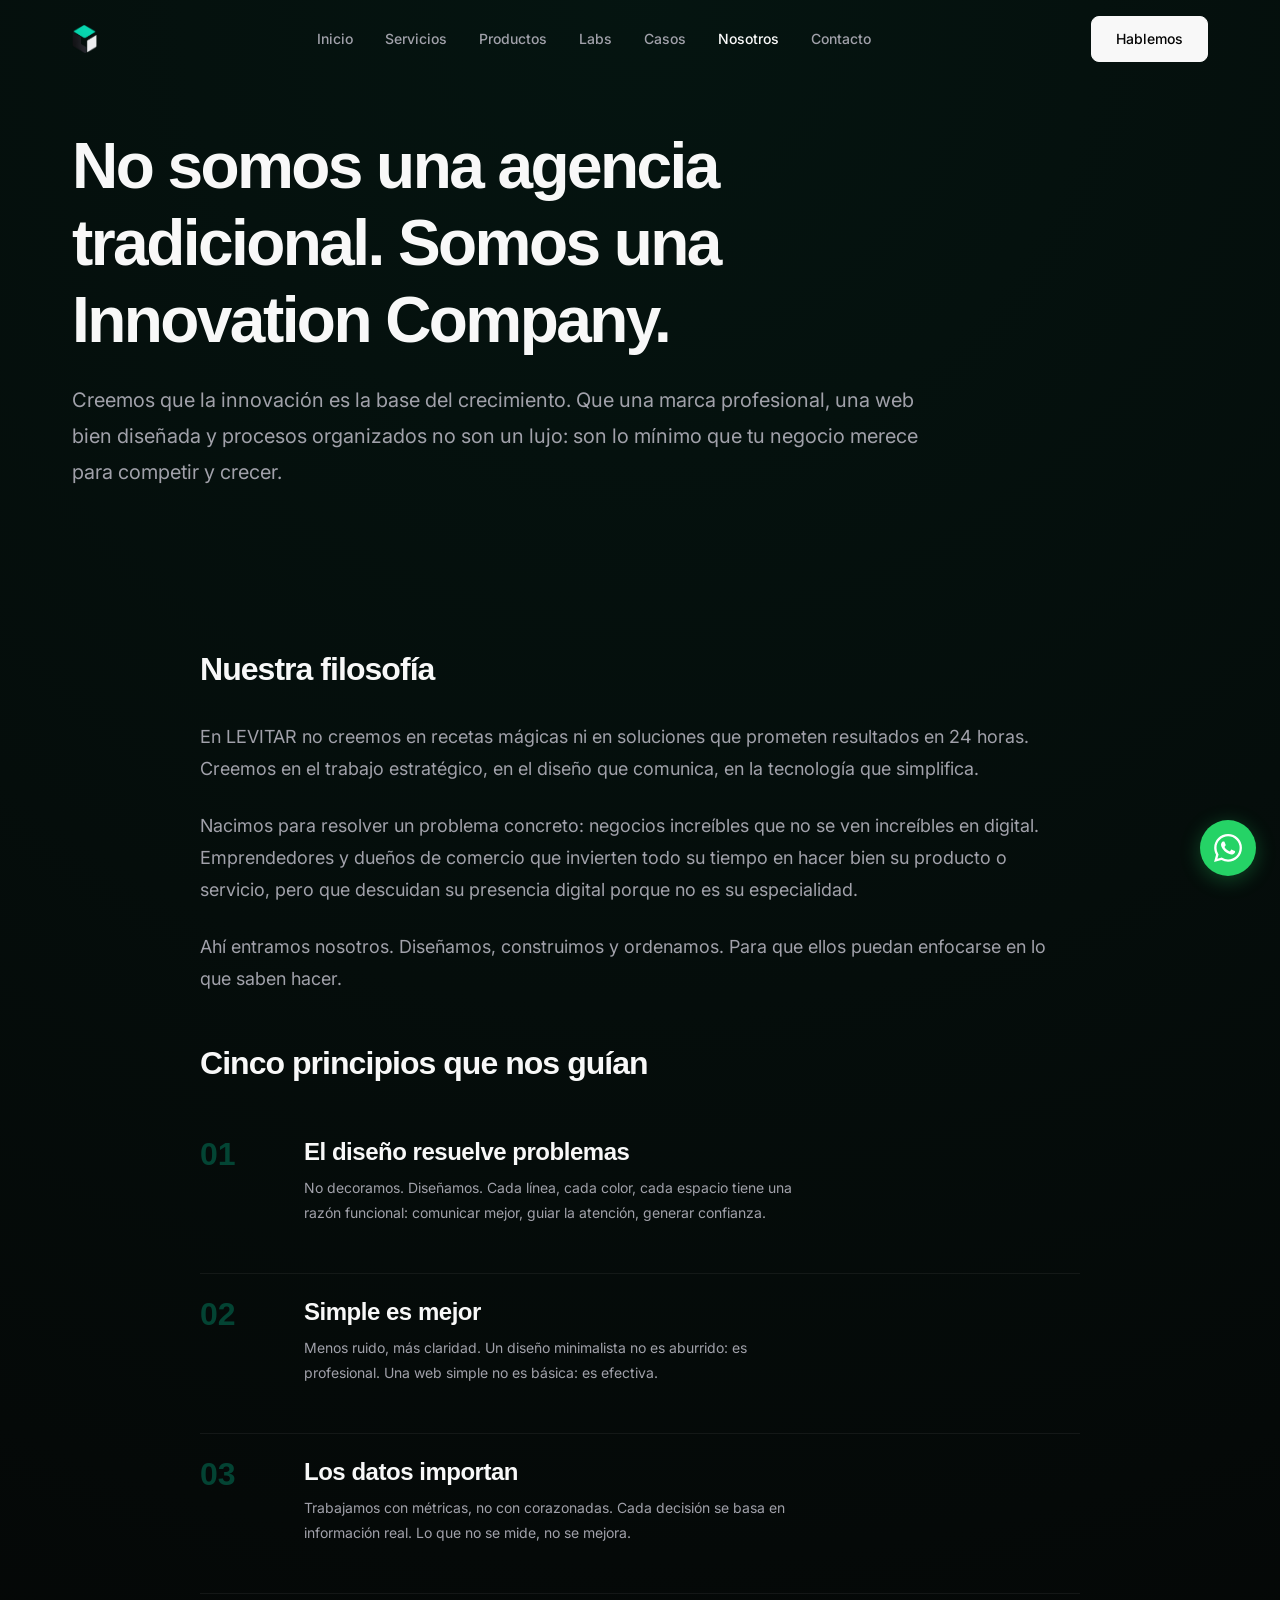
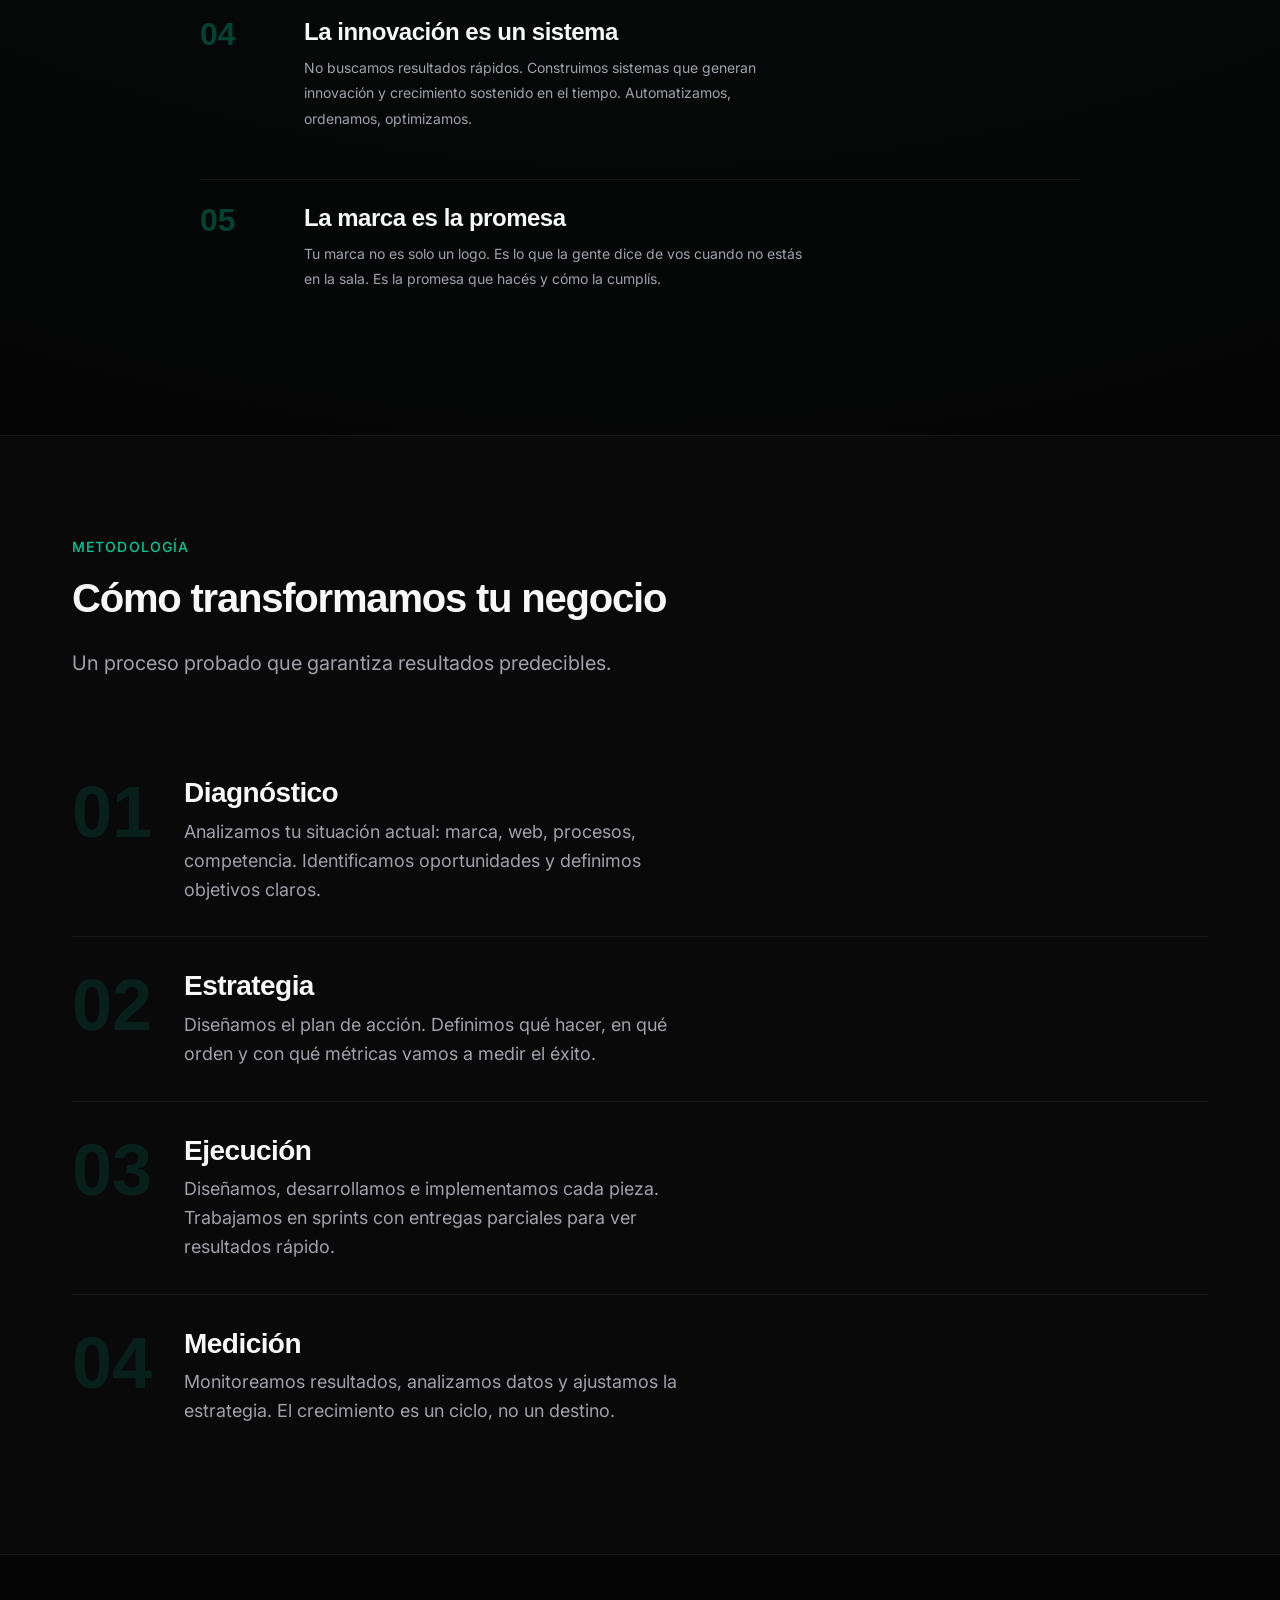
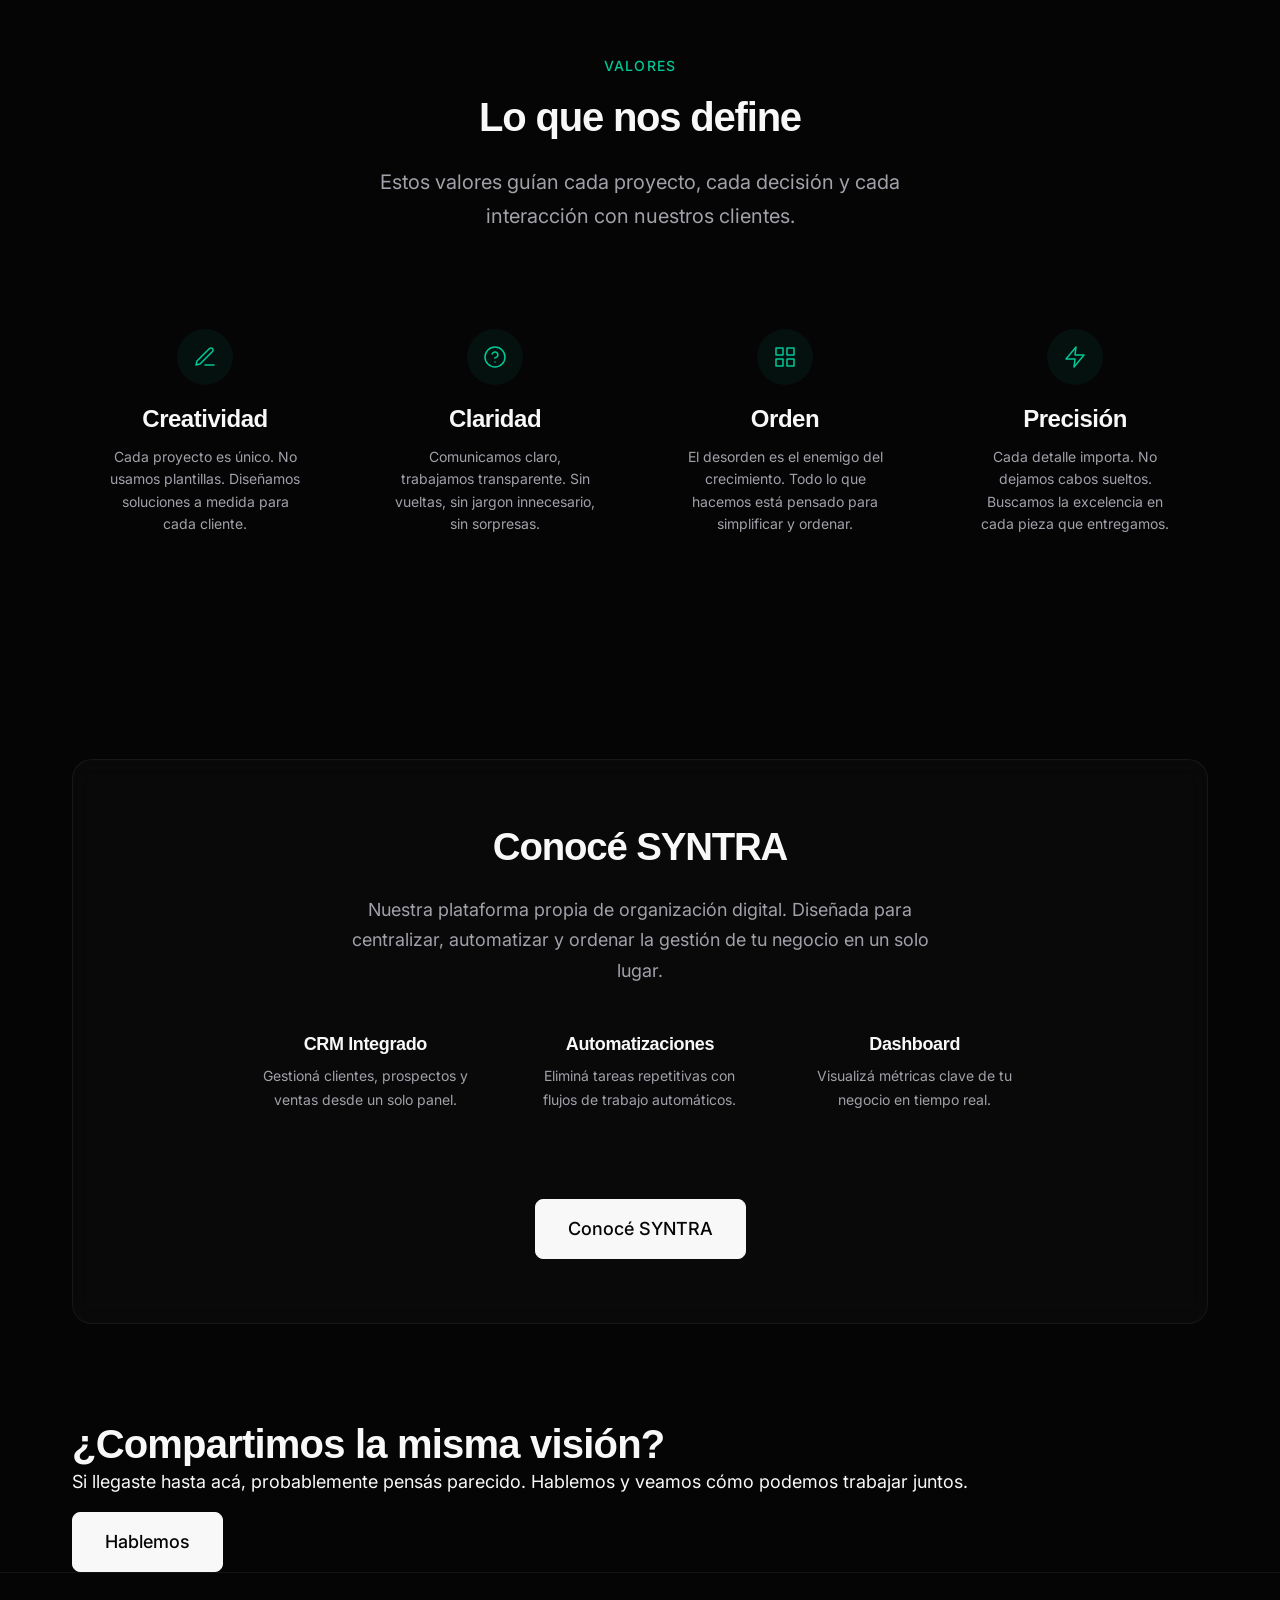
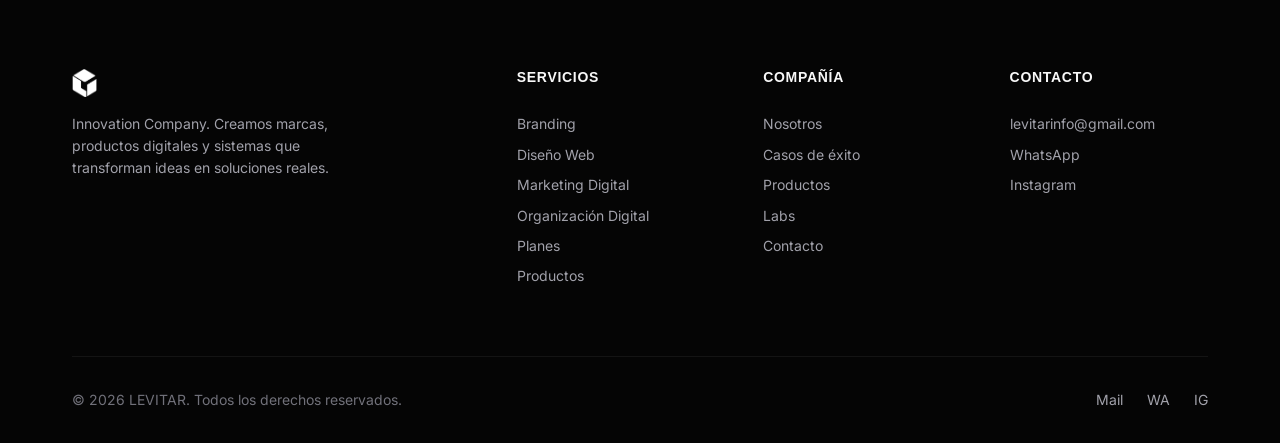
<file: nosotros.html>
<!DOCTYPE html>
<html lang="es">
<head>
  <meta charset="UTF-8">
  <meta name="viewport" content="width=device-width, initial-scale=1.0">
  <title>Nosotros — LEVITAR | Innovation Company</title>
  <meta name="description" content="Conocé la filosofía de LEVITAR: cómo pensamos, cómo trabajamos y por qué lo hacemos. Innovation Company con una visión clara de la innovación digital.">
  <meta name="robots" content="index, follow">
  <link rel="canonical" href="https://levitar.com/nosotros.html">

  <meta property="og:type" content="website">
  <meta property="og:url" content="https://levitar.com/nosotros.html">
  <meta property="og:title" content="Nosotros — LEVITAR | Innovation Company">
  <meta property="og:description" content="Filosofía, metodología y valores de LEVITAR Innovation Company. Conocé cómo pensamos y trabajamos.">
  <meta property="og:image" content="https://levitar.com/assets/images/og/og-about.jpg">
  <meta property="og:locale" content="es_ES">

  <meta name="twitter:card" content="summary_large_image">
  <meta name="twitter:title" content="Nosotros — LEVITAR | Innovation Company">
  <meta name="twitter:description" content="Filosofía, metodología y valores de LEVITAR Innovation Company.">
  <meta name="twitter:image" content="https://levitar.com/assets/images/og/og-about.jpg">

  <link rel="preconnect" href="https://api.fontshare.com">
  <link rel="preconnect" href="https://fonts.googleapis.com">
  <link rel="preconnect" href="https://fonts.gstatic.com" crossorigin>
  <link href="https://api.fontshare.com/v2/css?f[]=satoshi@300,400,500,700,900&display=swap" rel="stylesheet">
  <link href="https://fonts.googleapis.com/css2?family=Inter:wght@300;400;500;600;700&display=swap" rel="stylesheet">

  <link rel="stylesheet" href="assets/css/variables.css">
  <link rel="stylesheet" href="assets/css/reset.css">
  <link rel="stylesheet" href="assets/css/base.css">
  <link rel="stylesheet" href="assets/css/layout.css">
  <link rel="stylesheet" href="assets/css/components.css">
  <link rel="stylesheet" href="assets/css/about.css">

  <link rel="icon" type="image/svg+xml" href="assets/images/logo.png">
</head>
<body>

  <div class="overlay"></div>

  <header class="header">
    <div class="header-inner">
      <a href="index.html" class="header-logo">
        <img src="assets/images/logo.png" alt="LEVITAR" class="header-logo-img">
      </a>
      <button class="menu-toggle" aria-label="Abrir menú">
        <span></span><span></span><span></span>
      </button>
      <nav class="header-nav">
        <a href="index.html">Inicio</a>
        <a href="servicios.html">Servicios</a>
        <a href="productos.html">Productos</a>
        <a href="labs.html">Labs</a>
        <a href="casos.html">Casos</a>
        <a href="nosotros.html">Nosotros</a>
        <a href="contacto.html">Contacto</a>
      </nav>
      <div class="header-cta">
        <a href="contacto.html" class="btn btn-primary">Hablemos</a>
      </div>
    </div>
  </header>

  <main>
    <!-- Hero -->
    <section class="about-hero">
      <div class="container">
        <div class="about-hero-content">
          <h1 class="reveal">No somos una agencia tradicional. Somos una Innovation Company.</h1>
          <p class="lead reveal" data-delay="200">Creemos que la innovación es la base del crecimiento. Que una marca profesional, una web bien diseñada y procesos organizados no son un lujo: son lo mínimo que tu negocio merece para competir y crecer.</p>
        </div>
      </div>
    </section>

    <!-- Manifesto -->
    <section class="section">
      <div class="container">
        <div class="manifesto reveal">
          <h2>Nuestra filosofía</h2>
          <p>En LEVITAR no creemos en recetas mágicas ni en soluciones que prometen resultados en 24 horas. Creemos en el trabajo estratégico, en el diseño que comunica, en la tecnología que simplifica.</p>
          <p>Nacimos para resolver un problema concreto: negocios increíbles que no se ven increíbles en digital. Emprendedores y dueños de comercio que invierten todo su tiempo en hacer bien su producto o servicio, pero que descuidan su presencia digital porque no es su especialidad.</p>
          <p>Ahí entramos nosotros. Diseñamos, construimos y ordenamos. Para que ellos puedan enfocarse en lo que saben hacer.</p>

          <div class="manifesto-principles">
            <h2>Cinco principios que nos guían</h2>
            <div class="principle reveal" data-delay="100">
              <div class="principle-number">01</div>
              <div>
                <h3>El diseño resuelve problemas</h3>
                <p>No decoramos. Diseñamos. Cada línea, cada color, cada espacio tiene una razón funcional: comunicar mejor, guiar la atención, generar confianza.</p>
              </div>
            </div>
            <div class="principle reveal" data-delay="200">
              <div class="principle-number">02</div>
              <div>
                <h3>Simple es mejor</h3>
                <p>Menos ruido, más claridad. Un diseño minimalista no es aburrido: es profesional. Una web simple no es básica: es efectiva.</p>
              </div>
            </div>
            <div class="principle reveal" data-delay="300">
              <div class="principle-number">03</div>
              <div>
                <h3>Los datos importan</h3>
                <p>Trabajamos con métricas, no con corazonadas. Cada decisión se basa en información real. Lo que no se mide, no se mejora.</p>
              </div>
            </div>
            <div class="principle reveal" data-delay="400">
              <div class="principle-number">04</div>
              <div>
                <h3>La innovación es un sistema</h3>
                <p>No buscamos resultados rápidos. Construimos sistemas que generan innovación y crecimiento sostenido en el tiempo. Automatizamos, ordenamos, optimizamos.</p>
              </div>
            </div>
            <div class="principle reveal" data-delay="500">
              <div class="principle-number">05</div>
              <div>
                <h3>La marca es la promesa</h3>
                <p>Tu marca no es solo un logo. Es lo que la gente dice de vos cuando no estás en la sala. Es la promesa que hacés y cómo la cumplís.</p>
              </div>
            </div>
          </div>
        </div>
      </div>
    </section>

    <!-- Methodology -->
    <section class="section section-alt">
      <div class="container">
        <div class="section-header reveal">
          <span class="section-label">Metodología</span>
          <h2 class="section-title">Cómo transformamos tu negocio</h2>
          <p class="section-subtitle">Un proceso probado que garantiza resultados predecibles.</p>
        </div>
        <div class="process-step reveal" data-delay="100">
          <div class="process-step-number">01</div>
          <div class="process-step-content">
            <h3>Diagnóstico</h3>
            <p>Analizamos tu situación actual: marca, web, procesos, competencia. Identificamos oportunidades y definimos objetivos claros.</p>
          </div>
        </div>
        <div class="process-step reveal" data-delay="200">
          <div class="process-step-number">02</div>
          <div class="process-step-content">
            <h3>Estrategia</h3>
            <p>Diseñamos el plan de acción. Definimos qué hacer, en qué orden y con qué métricas vamos a medir el éxito.</p>
          </div>
        </div>
        <div class="process-step reveal" data-delay="300">
          <div class="process-step-number">03</div>
          <div class="process-step-content">
            <h3>Ejecución</h3>
            <p>Diseñamos, desarrollamos e implementamos cada pieza. Trabajamos en sprints con entregas parciales para ver resultados rápido.</p>
          </div>
        </div>
        <div class="process-step reveal" data-delay="400">
          <div class="process-step-number">04</div>
          <div class="process-step-content">
            <h3>Medición</h3>
            <p>Monitoreamos resultados, analizamos datos y ajustamos la estrategia. El crecimiento es un ciclo, no un destino.</p>
          </div>
        </div>
      </div>
    </section>

    <!-- Values -->
    <section class="section">
      <div class="container">
        <div class="section-header section-header-centered reveal">
          <span class="section-label">Valores</span>
          <h2 class="section-title">Lo que nos define</h2>
          <p class="section-subtitle">Estos valores guían cada proyecto, cada decisión y cada interacción con nuestros clientes.</p>
        </div>
        <div class="values-grid">
          <div class="value-prop reveal" data-delay="100">
            <div class="value-prop-icon">
              <svg width="24" height="24" viewBox="0 0 24 24" fill="none" stroke="currentColor" stroke-width="1.5" stroke-linecap="round" stroke-linejoin="round"><path d="M12 20h9"/><path d="M16.5 3.5a2.121 2.121 0 0 1 3 3L7 19l-4 1 1-4L16.5 3.5z"/></svg>
            </div>
            <h3>Creatividad</h3>
            <p>Cada proyecto es único. No usamos plantillas. Diseñamos soluciones a medida para cada cliente.</p>
          </div>
          <div class="value-prop reveal" data-delay="200">
            <div class="value-prop-icon">
              <svg width="24" height="24" viewBox="0 0 24 24" fill="none" stroke="currentColor" stroke-width="1.5" stroke-linecap="round" stroke-linejoin="round"><circle cx="12" cy="12" r="10"/><path d="M9.09 9a3 3 0 0 1 5.83 1c0 2-3 3-3 3"/><line x1="12" y1="17" x2="12.01" y2="17"/></svg>
            </div>
            <h3>Claridad</h3>
            <p>Comunicamos claro, trabajamos transparente. Sin vueltas, sin jargon innecesario, sin sorpresas.</p>
          </div>
          <div class="value-prop reveal" data-delay="300">
            <div class="value-prop-icon">
              <svg width="24" height="24" viewBox="0 0 24 24" fill="none" stroke="currentColor" stroke-width="1.5" stroke-linecap="round" stroke-linejoin="round"><rect x="3" y="3" width="7" height="7"/><rect x="14" y="3" width="7" height="7"/><rect x="14" y="14" width="7" height="7"/><rect x="3" y="14" width="7" height="7"/></svg>
            </div>
            <h3>Orden</h3>
            <p>El desorden es el enemigo del crecimiento. Todo lo que hacemos está pensado para simplificar y ordenar.</p>
          </div>
          <div class="value-prop reveal" data-delay="400">
            <div class="value-prop-icon">
              <svg width="24" height="24" viewBox="0 0 24 24" fill="none" stroke="currentColor" stroke-width="1.5" stroke-linecap="round" stroke-linejoin="round"><polygon points="13 2 3 14 12 14 11 22 21 10 12 10 13 2"/></svg>
            </div>
            <h3>Precisión</h3>
            <p>Cada detalle importa. No dejamos cabos sueltos. Buscamos la excelencia en cada pieza que entregamos.</p>
          </div>
        </div>
      </div>
    </section>

    <!-- SYNTRA -->
    <section class="section">
      <div class="container">
        <div class="syntra-section reveal">
          <h2>Conocé SYNTRA</h2>
          <p>Nuestra plataforma propia de organización digital. Diseñada para centralizar, automatizar y ordenar la gestión de tu negocio en un solo lugar.</p>
          <div class="syntra-features">
            <div class="syntra-feature">
              <h4>CRM Integrado</h4>
              <p>Gestioná clientes, prospectos y ventas desde un solo panel.</p>
            </div>
            <div class="syntra-feature">
              <h4>Automatizaciones</h4>
              <p>Eliminá tareas repetitivas con flujos de trabajo automáticos.</p>
            </div>
            <div class="syntra-feature">
              <h4>Dashboard</h4>
              <p>Visualizá métricas clave de tu negocio en tiempo real.</p>
            </div>
          </div>
          <a href="contacto.html" class="btn btn-primary btn-lg">Conocé SYNTRA</a>
        </div>
      </div>
    </section>

    <!-- CTA -->
    <section class="cta-section">
      <div class="container">
        <h2 class="reveal">¿Compartimos la misma visión?</h2>
        <p class="reveal" data-delay="200">Si llegaste hasta acá, probablemente pensás parecido. Hablemos y veamos cómo podemos trabajar juntos.</p>
        <div class="reveal" data-delay="400">
          <a href="contacto.html" class="btn btn-primary btn-lg">Hablemos</a>
        </div>
      </div>
    </section>
  </main>

  <footer class="footer">
    <div class="container">
      <div class="footer-grid">
        <div class="footer-brand">
          <img src="assets/images/logo.png" alt="LEVITAR" class="header-logo-img">
          <p>Innovation Company. Creamos marcas, productos digitales y sistemas que transforman ideas en soluciones reales.</p>
        </div>
        <div class="footer-col">
          <h4>Servicios</h4>
          <a href="servicios.html#branding">Branding</a>
          <a href="servicios.html#diseno-web">Diseño Web</a>
          <a href="servicios.html#marketing">Marketing Digital</a>
          <a href="servicios.html#organizacion">Organización Digital</a>
          <a href="servicios.html#planes">Planes</a>
          <a href="productos.html">Productos</a>
        </div>
        <div class="footer-col">
          <h4>Compañía</h4>
          <a href="nosotros.html">Nosotros</a>
          <a href="casos.html">Casos de éxito</a>
          <a href="productos.html">Productos</a>
          <a href="labs.html">Labs</a>
          <a href="contacto.html">Contacto</a>
        </div>
        <div class="footer-col">
          <h4>Contacto</h4>
          <a href="mailto:levitarinfo@gmail.com">levitarinfo@gmail.com</a>
          <a href="https://wa.me/543496578813" target="_blank" rel="noopener">WhatsApp</a>
          <a href="https://instagram.com/levitar.studio" target="_blank" rel="noopener">Instagram</a>
        </div>
      </div>
      <div class="footer-bottom">
        <span>&copy; 2026 LEVITAR. Todos los derechos reservados.</span>
        <div class="footer-social">
          <a href="mailto:levitarinfo@gmail.com" aria-label="Email">Mail</a>
          <a href="https://wa.me/543496578813" target="_blank" rel="noopener" aria-label="WhatsApp">WA</a>
          <a href="https://instagram.com/levitar.studio" target="_blank" rel="noopener" aria-label="Instagram">IG</a>
        </div>
      </div>
    </div>
  </footer>

  <!-- WhatsApp -->
  <a href="https://wa.me/543496578813" target="_blank" rel="noopener" class="whatsapp-float" aria-label="WhatsApp">
    <svg viewBox="0 0 24 24" fill="currentColor"><path d="M17.472 14.382c-.297-.149-1.758-.867-2.03-.967-.273-.099-.471-.148-.67.15-.197.297-.767.966-.94 1.164-.173.199-.347.223-.644.075-.297-.15-1.255-.463-2.39-1.475-.883-.788-1.48-1.761-1.653-2.059-.173-.297-.018-.458.13-.606.134-.133.298-.347.446-.52.149-.174.198-.298.298-.497.099-.198.05-.371-.025-.52-.075-.149-.669-1.612-.916-2.207-.242-.579-.487-.5-.669-.51-.173-.008-.371-.01-.57-.01-.198 0-.52.074-.792.372-.272.297-1.04 1.016-1.04 2.479 0 1.462 1.065 2.875 1.213 3.074.149.198 2.096 3.2 5.077 4.487.709.306 1.262.489 1.694.625.712.227 1.36.195 1.871.118.571-.085 1.758-.719 2.006-1.413.248-.694.248-1.289.173-1.413-.074-.124-.272-.198-.57-.347m-5.421 7.403h-.004a9.87 9.87 0 01-5.031-1.378l-.361-.214-3.741.982.998-3.648-.235-.374a9.86 9.86 0 01-1.51-5.26c.001-5.45 4.436-9.884 9.888-9.884 2.64 0 5.122 1.03 6.988 2.898a9.825 9.825 0 012.893 6.994c-.003 5.45-4.437 9.884-9.885 9.884m8.413-18.297A11.815 11.815 0 0012.05 0C5.495 0 .16 5.335.157 11.892c0 2.096.547 4.142 1.588 5.945L.057 24l6.305-1.654a11.882 11.882 0 005.683 1.448h.005c6.554 0 11.89-5.335 11.893-11.893a11.821 11.821 0 00-3.48-8.413z"/></svg>
  </a>

  <script src="assets/js/navigation.js"></script>
  <script src="assets/js/animations.js"></script>
  <script src="assets/js/main.js"></script>
</body>
</html>
</file>
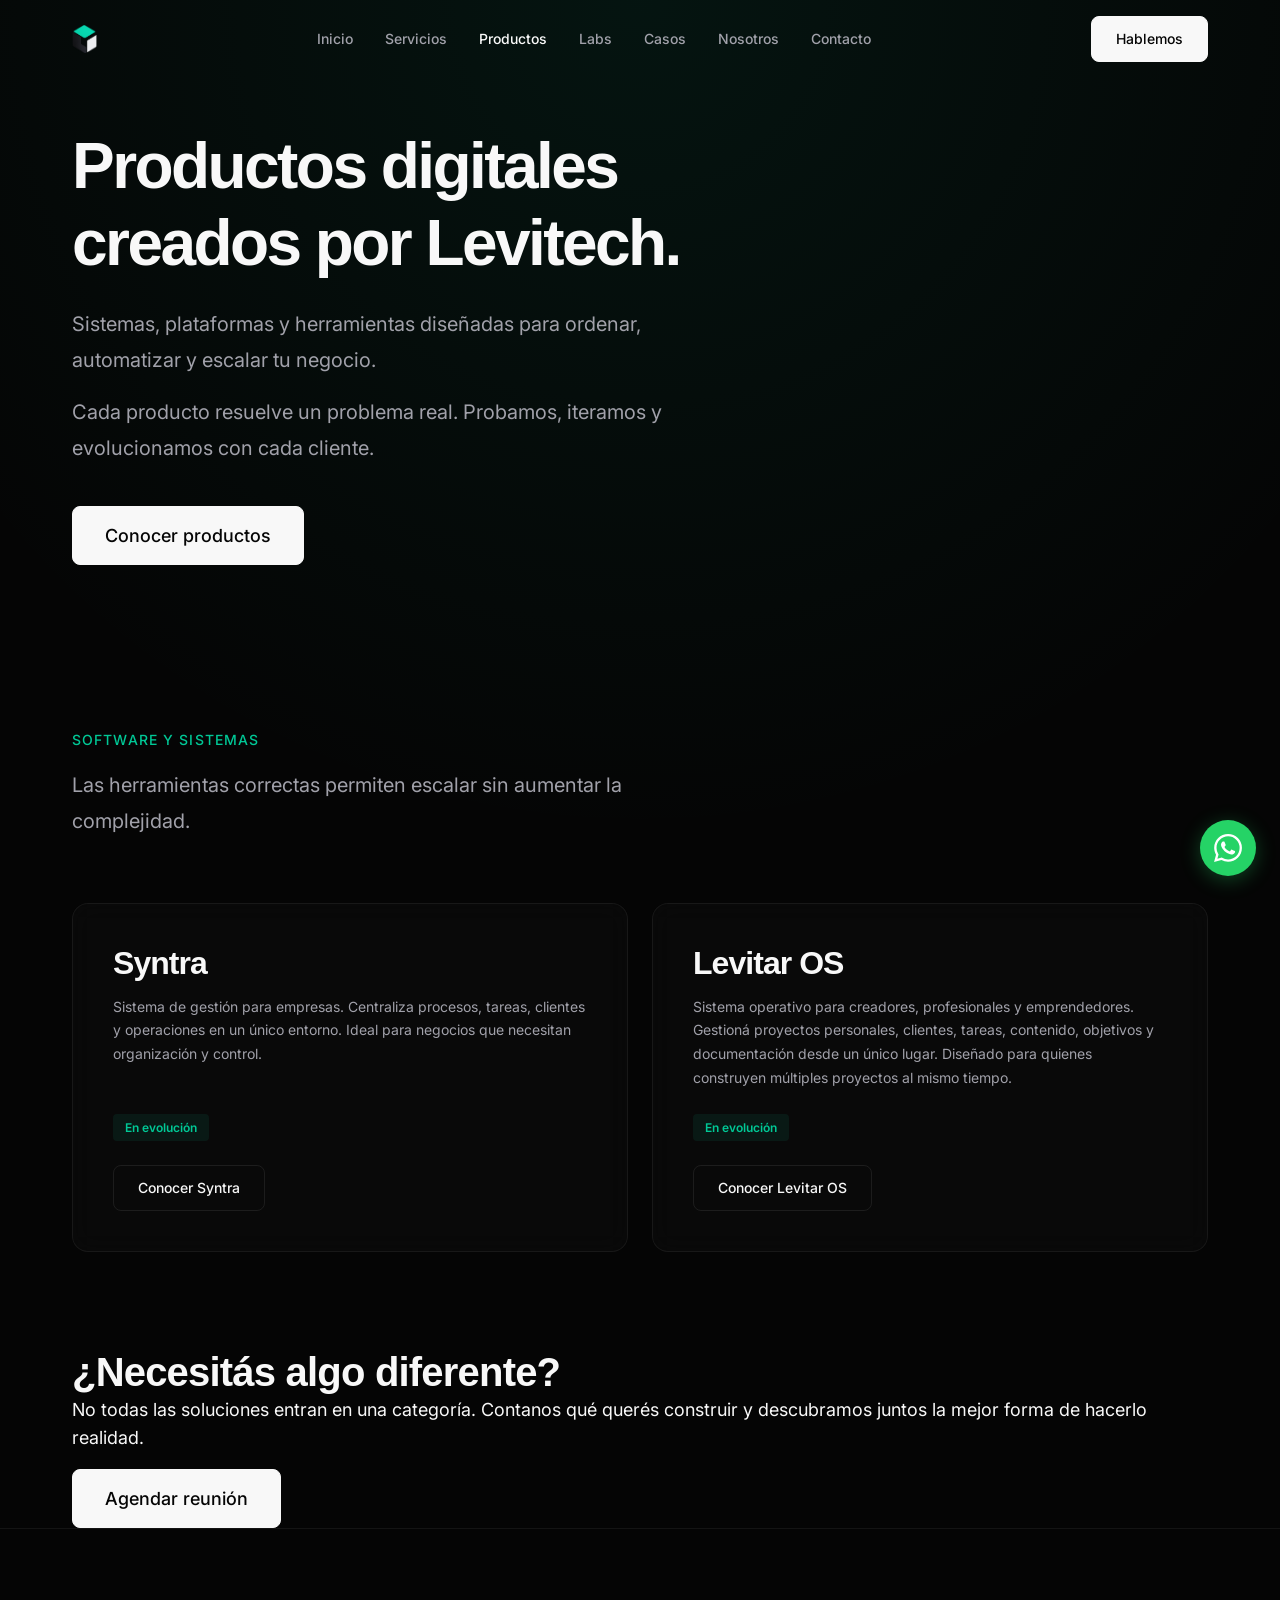
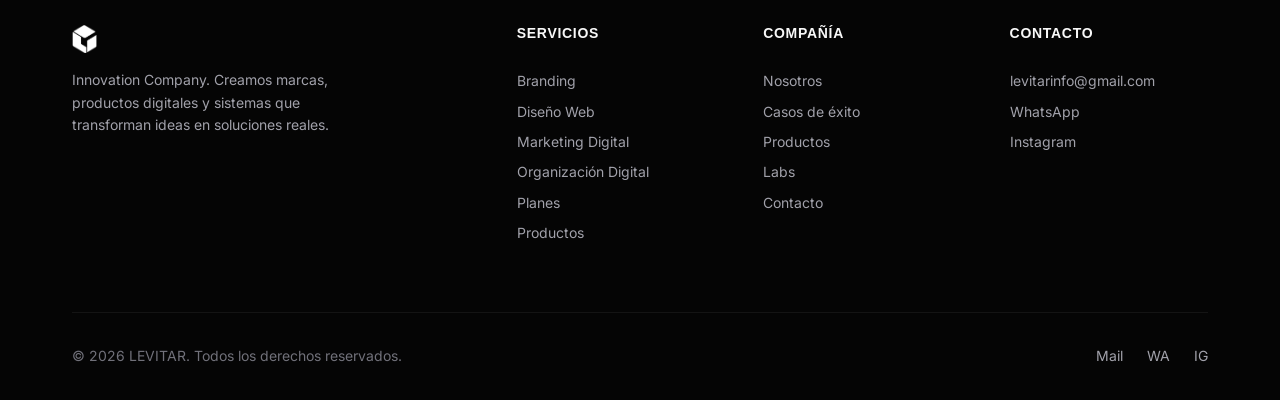
<file: productos.html>
<!DOCTYPE html>
<html lang="es">
<head>
  <meta charset="UTF-8">
  <meta name="viewport" content="width=device-width, initial-scale=1.0">
  <title>Productos y Servicios — LEVITAR | Innovation Company</title>
  <meta name="description" content="Conocé todos los productos y servicios de LEVITAR: branding, marketing, software y sistemas. Desde la idea inicial hasta la operación completa de tu ecosistema digital.">
  <meta name="robots" content="index, follow">
  <link rel="canonical" href="https://levitar.com/productos.html">

  <meta property="og:type" content="website">
  <meta property="og:url" content="https://levitar.com/productos.html">
  <meta property="og:title" content="Productos y Servicios — LEVITAR | Innovation Company">
  <meta property="og:description" content="Desde la identidad visual de una marca hasta plataformas, automatizaciones y sistemas de gestión. Diseñamos, implementamos y evolucionamos soluciones digitales.">
  <meta property="og:image" content="https://levitar.com/assets/images/og/og-productos.jpg">
  <meta property="og:locale" content="es_ES">

  <meta name="twitter:card" content="summary_large_image">
  <meta name="twitter:title" content="Productos y Servicios — LEVITAR | Innovation Company">
  <meta name="twitter:description" content="Desde la identidad visual de una marca hasta plataformas, automatizaciones y sistemas de gestión.">
  <meta name="twitter:image" content="https://levitar.com/assets/images/og/og-productos.jpg">

  <link rel="preconnect" href="https://api.fontshare.com">
  <link rel="preconnect" href="https://fonts.googleapis.com">
  <link rel="preconnect" href="https://fonts.gstatic.com" crossorigin>
  <link href="https://api.fontshare.com/v2/css?f[]=satoshi@300,400,500,700,900&display=swap" rel="stylesheet">
  <link href="https://fonts.googleapis.com/css2?family=Inter:wght@300;400;500;600;700&display=swap" rel="stylesheet">

  <link rel="stylesheet" href="assets/css/variables.css">
  <link rel="stylesheet" href="assets/css/reset.css">
  <link rel="stylesheet" href="assets/css/base.css">
  <link rel="stylesheet" href="assets/css/layout.css">
  <link rel="stylesheet" href="assets/css/components.css">
  <link rel="stylesheet" href="assets/css/productos.css">

  <link rel="icon" type="image/svg+xml" href="assets/images/logo.png">
</head>
<body>

  <div class="overlay"></div>

  <header class="header">
    <div class="header-inner">
      <a href="index.html" class="header-logo">
        <img src="assets/images/logo.png" alt="LEVITAR" class="header-logo-img">
      </a>
      <button class="menu-toggle" aria-label="Abrir menú">
        <span></span><span></span><span></span>
      </button>
      <nav class="header-nav">
        <a href="index.html">Inicio</a>
        <a href="servicios.html">Servicios</a>
        <a href="productos.html">Productos</a>
        <a href="labs.html">Labs</a>
        <a href="casos.html">Casos</a>
        <a href="nosotros.html">Nosotros</a>
        <a href="contacto.html">Contacto</a>
      </nav>
      <div class="header-cta">
        <a href="contacto.html" class="btn btn-primary">Hablemos</a>
      </div>
    </div>
  </header>

  <main>

    <!-- Hero -->
    <section class="page-hero">
      <div class="container">
        <h1 class="reveal">Productos digitales creados por Levitech.</h1>
        <p class="hero-lead reveal" data-delay="150">Sistemas, plataformas y herramientas diseñadas para ordenar, automatizar y escalar tu negocio.</p>
        <p class="hero-lead reveal" data-delay="250">Cada producto resuelve un problema real. Probamos, iteramos y evolucionamos con cada cliente.</p>
        <div class="reveal" data-delay="350">
          <a href="contacto.html" class="btn btn-primary btn-lg">Conocer productos</a>
        </div>
      </div>
    </section>

    <!-- Software y sistemas -->
    <section class="section">
      <div class="container">
        <div class="section-header reveal">
          <span class="section-label">Software y sistemas</span>
          <p class="section-subtitle intro-text">Las herramientas correctas permiten escalar sin aumentar la complejidad.</p>
        </div>

        <div class="product-grid">
          <div class="product-card reveal" data-delay="100">
            <h3>Syntra</h3>
            <p class="product-desc">Sistema de gestión para empresas. Centraliza procesos, tareas, clientes y operaciones en un único entorno. Ideal para negocios que necesitan organización y control.</p>
            <span class="product-card-state">En evolución</span>
            <a href="contacto.html" class="btn btn-outline">Conocer Syntra</a>
          </div>

          <div class="product-card reveal" data-delay="200">
            <h3>Levitar OS</h3>
            <p class="product-desc">Sistema operativo para creadores, profesionales y emprendedores. Gestioná proyectos personales, clientes, tareas, contenido, objetivos y documentación desde un único lugar. Diseñado para quienes construyen múltiples proyectos al mismo tiempo.</p>
            <span class="product-card-state">En evolución</span>
            <a href="contacto.html" class="btn btn-outline">Conocer Levitar OS</a>
          </div>
        </div>
      </div>
    </section>

    <!-- CTA Final -->
    <section class="cta-section">
      <div class="container">
        <h2 class="reveal">¿Necesitás algo diferente?</h2>
        <p class="reveal" data-delay="150">No todas las soluciones entran en una categoría. Contanos qué querés construir y descubramos juntos la mejor forma de hacerlo realidad.</p>
        <div class="reveal" data-delay="300">
          <a href="contacto.html" class="btn btn-primary btn-lg">Agendar reunión</a>
        </div>
      </div>
    </section>

  </main>

  <footer class="footer">
    <div class="container">
      <div class="footer-grid">
        <div class="footer-brand">
          <img src="assets/images/logo.png" alt="LEVITAR" class="header-logo-img">
          <p>Innovation Company. Creamos marcas, productos digitales y sistemas que transforman ideas en soluciones reales.</p>
        </div>
        <div class="footer-col">
          <h4>Servicios</h4>
          <a href="servicios.html#branding">Branding</a>
          <a href="servicios.html#diseno-web">Diseño Web</a>
          <a href="servicios.html#marketing">Marketing Digital</a>
          <a href="servicios.html#organizacion">Organización Digital</a>
          <a href="servicios.html#planes">Planes</a>
          <a href="productos.html">Productos</a>
        </div>
        <div class="footer-col">
          <h4>Compañía</h4>
          <a href="nosotros.html">Nosotros</a>
          <a href="casos.html">Casos de éxito</a>
          <a href="productos.html">Productos</a>
          <a href="labs.html">Labs</a>
          <a href="contacto.html">Contacto</a>
        </div>
        <div class="footer-col">
          <h4>Contacto</h4>
          <a href="mailto:levitarinfo@gmail.com">levitarinfo@gmail.com</a>
          <a href="https://wa.me/543496578813" target="_blank" rel="noopener">WhatsApp</a>
          <a href="https://instagram.com/levitar.studio" target="_blank" rel="noopener">Instagram</a>
        </div>
      </div>
      <div class="footer-bottom">
        <span>&copy; 2026 LEVITAR. Todos los derechos reservados.</span>
        <div class="footer-social">
          <a href="mailto:levitarinfo@gmail.com" aria-label="Email">Mail</a>
          <a href="https://wa.me/543496578813" target="_blank" rel="noopener" aria-label="WhatsApp">WA</a>
          <a href="https://instagram.com/levitar.studio" target="_blank" rel="noopener" aria-label="Instagram">IG</a>
        </div>
      </div>
    </div>
  </footer>

  <!-- WhatsApp -->
  <a href="https://wa.me/543496578813" target="_blank" rel="noopener" class="whatsapp-float" aria-label="WhatsApp">
    <svg viewBox="0 0 24 24" fill="currentColor"><path d="M17.472 14.382c-.297-.149-1.758-.867-2.03-.967-.273-.099-.471-.148-.67.15-.197.297-.767.966-.94 1.164-.173.199-.347.223-.644.075-.297-.15-1.255-.463-2.39-1.475-.883-.788-1.48-1.761-1.653-2.059-.173-.297-.018-.458.13-.606.134-.133.298-.347.446-.52.149-.174.198-.298.298-.497.099-.198.05-.371-.025-.52-.075-.149-.669-1.612-.916-2.207-.242-.579-.487-.5-.669-.51-.173-.008-.371-.01-.57-.01-.198 0-.52.074-.792.372-.272.297-1.04 1.016-1.04 2.479 0 1.462 1.065 2.875 1.213 3.074.149.198 2.096 3.2 5.077 4.487.709.306 1.262.489 1.694.625.712.227 1.36.195 1.871.118.571-.085 1.758-.719 2.006-1.413.248-.694.248-1.289.173-1.413-.074-.124-.272-.198-.57-.347m-5.421 7.403h-.004a9.87 9.87 0 01-5.031-1.378l-.361-.214-3.741.982.998-3.648-.235-.374a9.86 9.86 0 01-1.51-5.26c.001-5.45 4.436-9.884 9.888-9.884 2.64 0 5.122 1.03 6.988 2.898a9.825 9.825 0 012.893 6.994c-.003 5.45-4.437 9.884-9.885 9.884m8.413-18.297A11.815 11.815 0 0012.05 0C5.495 0 .16 5.335.157 11.892c0 2.096.547 4.142 1.588 5.945L.057 24l6.305-1.654a11.882 11.882 0 005.683 1.448h.005c6.554 0 11.89-5.335 11.893-11.893a11.821 11.821 0 00-3.48-8.413z"/></svg>
  </a>

  <script src="assets/js/navigation.js"></script>
  <script src="assets/js/animations.js"></script>
  <script src="assets/js/main.js"></script>
</body>
</html>
</file>
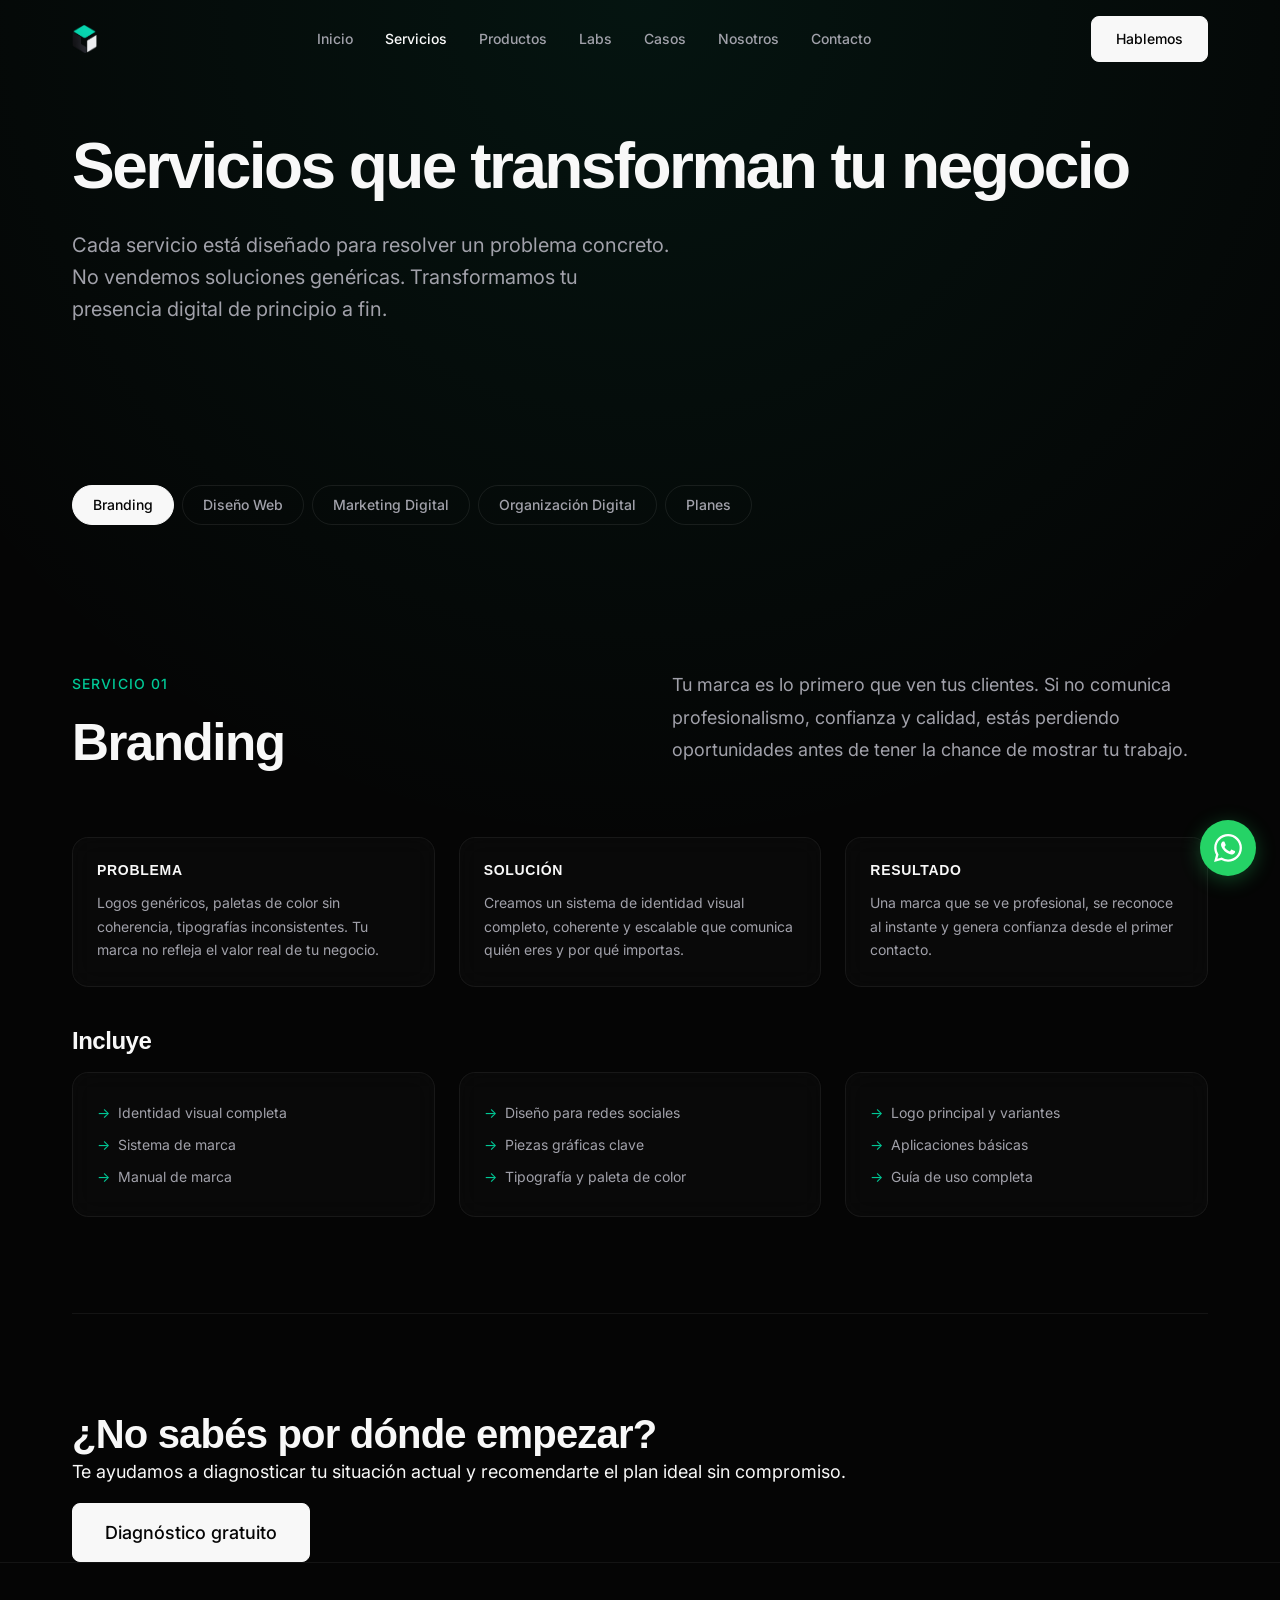
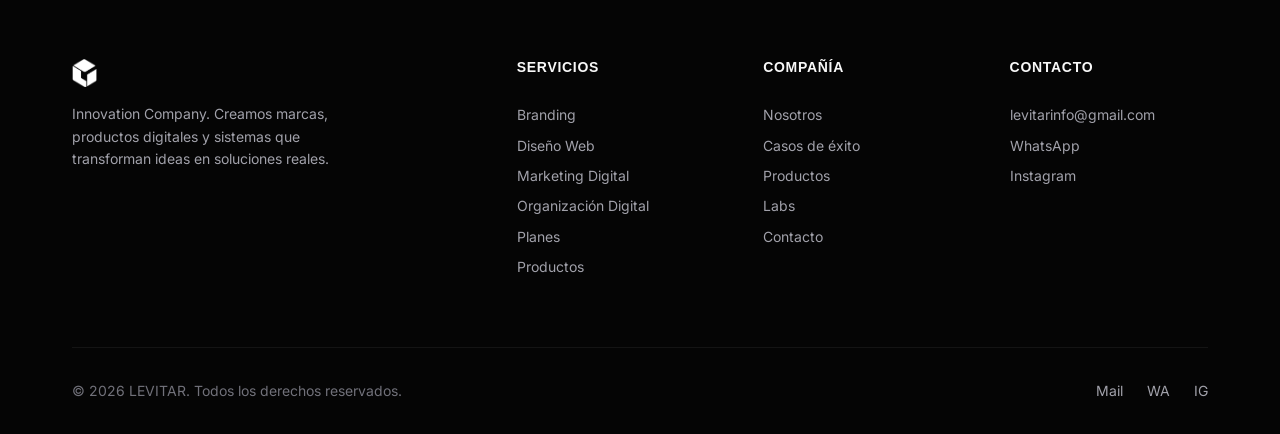
<file: servicios.html>
<!DOCTYPE html>
<html lang="es">
<head>
  <meta charset="UTF-8">
  <meta name="viewport" content="width=device-width, initial-scale=1.0">
  <title>Servicios — LEVITAR | Innovation Company</title>
  <meta name="description" content="Conocé todos los servicios de LEVITAR: branding, diseño web, marketing digital y organización digital. Transformamos tu negocio con soluciones profesionales.">
  <meta name="robots" content="index, follow">
  <link rel="canonical" href="https://levitar.com/servicios.html">

  <meta property="og:type" content="website">
  <meta property="og:url" content="https://levitar.com/servicios.html">
  <meta property="og:title" content="Servicios — LEVITAR | Innovation Company">
  <meta property="og:description" content="Branding, diseño web, marketing digital y organización digital para transformar tu negocio.">
  <meta property="og:image" content="https://levitar.com/assets/images/og/og-services.jpg">
  <meta property="og:locale" content="es_ES">

  <meta name="twitter:card" content="summary_large_image">
  <meta name="twitter:title" content="Servicios — LEVITAR | Innovation Company">
  <meta name="twitter:description" content="Branding, diseño web, marketing digital y organización digital para transformar tu negocio.">
  <meta name="twitter:image" content="https://levitar.com/assets/images/og/og-services.jpg">

  <link rel="preconnect" href="https://api.fontshare.com">
  <link rel="preconnect" href="https://fonts.googleapis.com">
  <link rel="preconnect" href="https://fonts.gstatic.com" crossorigin>
  <link href="https://api.fontshare.com/v2/css?f[]=satoshi@300,400,500,700,900&display=swap" rel="stylesheet">
  <link href="https://fonts.googleapis.com/css2?family=Inter:wght@300;400;500;600;700&display=swap" rel="stylesheet">

  <link rel="stylesheet" href="assets/css/variables.css">
  <link rel="stylesheet" href="assets/css/reset.css">
  <link rel="stylesheet" href="assets/css/base.css">
  <link rel="stylesheet" href="assets/css/layout.css">
  <link rel="stylesheet" href="assets/css/components.css">
  <link rel="stylesheet" href="assets/css/services.css">

  <link rel="icon" type="image/svg+xml" href="assets/images/logo.png">
</head>
<body>

  <div class="overlay"></div>

  <header class="header">
    <div class="header-inner">
      <a href="index.html" class="header-logo">
        <img src="assets/images/logo.png" alt="LEVITAR" class="header-logo-img">
      </a>
      <button class="menu-toggle" aria-label="Abrir menú">
        <span></span><span></span><span></span>
      </button>
      <nav class="header-nav">
        <a href="index.html">Inicio</a>
        <a href="servicios.html">Servicios</a>
        <a href="productos.html">Productos</a>
        <a href="labs.html">Labs</a>
        <a href="casos.html">Casos</a>
        <a href="nosotros.html">Nosotros</a>
        <a href="contacto.html">Contacto</a>
      </nav>
      <div class="header-cta">
        <a href="contacto.html" class="btn btn-primary">Hablemos</a>
      </div>
    </div>
  </header>

  <main>
    <!-- Hero -->
    <section class="services-hero">
      <div class="container">
        <h1 class="reveal">Servicios que transforman tu negocio</h1>
        <p class="reveal" data-delay="200">Cada servicio está diseñado para resolver un problema concreto. No vendemos soluciones genéricas. Transformamos tu presencia digital de principio a fin.</p>
      </div>
    </section>

    <!-- Service tabs -->
    <section class="section">
      <div class="container">
        <div class="service-tabs reveal">
          <button class="service-tab active" data-target="branding">Branding</button>
          <button class="service-tab" data-target="diseno-web">Diseño Web</button>
          <button class="service-tab" data-target="marketing">Marketing Digital</button>
          <button class="service-tab" data-target="organizacion">Organización Digital</button>
          <button class="service-tab" data-target="planes">Planes</button>
        </div>

        <!-- Branding -->
        <div id="branding" class="service-detail">
          <div class="service-detail-header reveal">
            <div>
              <span class="section-label">Servicio 01</span>
              <h2>Branding</h2>
            </div>
            <div>
              <p class="service-description">Tu marca es lo primero que ven tus clientes. Si no comunica profesionalismo, confianza y calidad, estás perdiendo oportunidades antes de tener la chance de mostrar tu trabajo.</p>
            </div>
          </div>
          <div class="service-detail-grid reveal" data-delay="200">
            <div class="service-detail-card">
              <h4>Problema</h4>
              <p>Logos genéricos, paletas de color sin coherencia, tipografías inconsistentes. Tu marca no refleja el valor real de tu negocio.</p>
            </div>
            <div class="service-detail-card">
              <h4>Solución</h4>
              <p>Creamos un sistema de identidad visual completo, coherente y escalable que comunica quién eres y por qué importas.</p>
            </div>
            <div class="service-detail-card">
              <h4>Resultado</h4>
              <p>Una marca que se ve profesional, se reconoce al instante y genera confianza desde el primer contacto.</p>
            </div>
          </div>
          <div class="reveal" style="margin-top:var(--space-10)">
            <h3 style="font-family:var(--font-heading);font-size:var(--text-xl);margin-bottom:var(--space-4);font-weight:600">Incluye</h3>
            <div class="service-detail-grid">
              <div class="service-detail-card">
                <ul>
                  <li>Identidad visual completa</li>
                  <li>Sistema de marca</li>
                  <li>Manual de marca</li>
                </ul>
              </div>
              <div class="service-detail-card">
                <ul>
                  <li>Diseño para redes sociales</li>
                  <li>Piezas gráficas clave</li>
                  <li>Tipografía y paleta de color</li>
                </ul>
              </div>
              <div class="service-detail-card">
                <ul>
                  <li>Logo principal y variantes</li>
                  <li>Aplicaciones básicas</li>
                  <li>Guía de uso completa</li>
                </ul>
              </div>
            </div>
          </div>
        </div>

        <!-- Diseño Web -->
        <div id="diseno-web" class="service-detail" style="display:none">
          <div class="service-detail-header reveal">
            <div>
              <span class="section-label">Servicio 02</span>
              <h2>Diseño Web</h2>
            </div>
            <div>
              <p class="service-description">Tu web es el centro de tu presencia digital. Si no carga rápido, no se ve bien en celular o no convierte visitantes en clientes, necesitamos cambiar eso.</p>
            </div>
          </div>
          <div class="service-detail-grid reveal" data-delay="200">
            <div class="service-detail-card">
              <h4>Problema</h4>
              <p>Sitios lentos, diseño desactualizado, mala experiencia en mobile. Los visitantes se van antes de ver lo que ofreces.</p>
            </div>
            <div class="service-detail-card">
              <h4>Solución</h4>
              <p>Diseñamos y desarrollamos webs profesionales con experiencia de usuario pensada para convertir, en cualquier dispositivo.</p>
            </div>
            <div class="service-detail-card">
              <h4>Resultado</h4>
              <p>Una web rápida, hermosa y funcional que trabaja 24/7 para generar leads y ventas.</p>
            </div>
          </div>
          <div class="reveal" style="margin-top:var(--space-10)">
            <h3 style="font-family:var(--font-heading);font-size:var(--text-xl);margin-bottom:var(--space-4);font-weight:600">Incluye</h3>
            <div class="service-detail-grid">
              <div class="service-detail-card">
                <ul>
                  <li>Landing pages</li>
                  <li>Sitios institucionales</li>
                  <li>UX/UI design</li>
                </ul>
              </div>
              <div class="service-detail-card">
                <ul>
                  <li>Tiendas online</li>
                  <li>Catálogos digitales</li>
                  <li>Diseño responsive</li>
                </ul>
              </div>
              <div class="service-detail-card">
                <ul>
                  <li>Optimización SEO</li>
                  <li>Analítica integrada</li>
                  <li>Hosting configuración</li>
                </ul>
              </div>
            </div>
          </div>
        </div>

        <!-- Marketing Digital -->
        <div id="marketing" class="service-detail" style="display:none">
          <div class="service-detail-header reveal">
            <div>
              <span class="section-label">Servicio 03</span>
              <h2>Marketing Digital</h2>
            </div>
            <div>
              <p class="service-description">Tener una marca y una web increíbles no sirve de nada si nadie las ve. Necesitás una estrategia para llegar a las personas correctas, en el momento correcto.</p>
            </div>
          </div>
          <div class="service-detail-grid reveal" data-delay="200">
            <div class="service-detail-card">
              <h4>Problema</h4>
              <p>Publicar sin estrategia, invertir sin medir, contenido que no conecta. El marketing sin plan es ruido.</p>
            </div>
            <div class="service-detail-card">
              <h4>Solución</h4>
              <p>Diseñamos estrategias de marketing digital basadas en datos, con contenido que conecta y campañas que generan resultados medibles.</p>
            </div>
            <div class="service-detail-card">
              <h4>Resultado</h4>
              <p>Más clientes, mejor comunicación y una presencia digital que crece de manera consistente.</p>
            </div>
          </div>
          <div class="reveal" style="margin-top:var(--space-10)">
            <h3 style="font-family:var(--font-heading);font-size:var(--text-xl);margin-bottom:var(--space-4);font-weight:600">Incluye</h3>
            <div class="service-detail-grid">
              <div class="service-detail-card">
                <ul>
                  <li>Estrategia digital</li>
                  <li>Gestión de redes sociales</li>
                  <li>Calendario de contenido</li>
                </ul>
              </div>
              <div class="service-detail-card">
                <ul>
                  <li>Campañas publicitarias</li>
                  <li>Email marketing</li>
                  <li>Copywriting profesional</li>
                </ul>
              </div>
              <div class="service-detail-card">
                <ul>
                  <li>Analítica y reportes</li>
                  <li>Optimización continua</li>
                  <li>Estrategia de contenidos</li>
                </ul>
              </div>
            </div>
          </div>
        </div>

        <!-- Organización Digital -->
        <div id="organizacion" class="service-detail" style="display:none">
          <div class="service-detail-header reveal">
            <div>
              <span class="section-label">Servicio 04</span>
              <h2>Organización Digital</h2>
            </div>
            <div>
              <p class="service-description">El desorden operativo frena tu crecimiento. Si todavía manejás pedidos por WhatsApp, clientes en Excel o facturación manual, estamos perdiendo tiempo y dinero.</p>
            </div>
          </div>
          <div class="service-detail-grid reveal" data-delay="200">
            <div class="service-detail-card">
              <h4>Problema</h4>
              <p>Procesos manuales, datos dispersos, tareas repetitivas. Tu negocio funciona a pesar de los sistemas, no gracias a ellos.</p>
            </div>
            <div class="service-detail-card">
              <h4>Solución</h4>
              <p>Implementamos herramientas digitales que automatizan tareas, centralizan información y ordenan tus procesos.</p>
            </div>
            <div class="service-detail-card">
              <h4>Resultado</h4>
              <p>Menos tiempo en administración, más tiempo para hacer crecer tu negocio. Procesos que funcionan solos.</p>
            </div>
          </div>
          <div class="reveal" style="margin-top:var(--space-10)">
            <h3 style="font-family:var(--font-heading);font-size:var(--text-xl);margin-bottom:var(--space-4);font-weight:600">Incluye</h3>
            <div class="service-detail-grid">
              <div class="service-detail-card">
                <ul>
                  <li>Formularios inteligentes</li>
                  <li>Sistema CRM</li>
                  <li>Automatizaciones</li>
                </ul>
              </div>
              <div class="service-detail-card">
                <ul>
                  <li>Integraciones clave</li>
                  <li>Dashboard de gestión</li>
                  <li>Facturación digital</li>
                </ul>
              </div>
              <div class="service-detail-card">
                <ul>
                  <li>SYNTRA - plataforma propia</li>
                  <li>Soporte continuo</li>
                  <li>Capacitación del equipo</li>
                </ul>
              </div>
            </div>
          </div>
        </div>

        <!-- Plans -->
        <div id="planes" class="service-detail" style="display:none">
          <div class="section-header section-header-centered reveal">
            <span class="section-label">Planes</span>
            <h2 class="section-title">Planes transparentes, sin sorpresas</h2>
            <p class="section-subtitle">Elegí el servicio que necesitás o llevate la solución completa.</p>
          </div>

          <div class="price-card featured reveal" data-delay="100" style="max-width:700px;margin:0 auto var(--space-12)">
            <div class="price-card-badge">Más elegido</div>
            <h3 style="font-size:var(--text-3xl)">Solución Integral LEVITAR</h3>
            <div class="price">$800.000 ARS</div>
            <div class="price-desc">Pago único — Ideal para negocios que buscan construir una presencia profesional desde el primer día.</div>
            <ul>
              <li>Branding completo</li>
              <li>Página web corporativa</li>
              <li>Implementación de Syntra</li>
              <li>Capacitación inicial</li>
            </ul>
            <p style="font-size:var(--text-sm);color:var(--color-gray-400);margin-bottom:var(--space-6)">Valor individual: $800.000 ARS. Opcional: mantenimiento y soporte mensual por $100.000 ARS.</p>
            <a href="contacto.html" class="btn btn-primary" style="width:100%;justify-content:center">Elegir plan integral</a>
          </div>

          <div class="plans-grid">
            <div class="price-card reveal" data-delay="150">
              <h3>Branding e Identidad Visual</h3>
              <div class="price">$300.000 ARS</div>
              <div class="price-desc">Pago único</div>
              <ul>
                <li>Construcción estratégica de marca</li>
                <li>Identidad visual completa</li>
                <li>Manual de marca</li>
                <li>Plantillas de comunicación para redes sociales</li>
              </ul>
              <a href="contacto.html" class="btn btn-outline" style="width:100%;justify-content:center">Contratar</a>
            </div>

            <div class="price-card reveal" data-delay="200">
              <h3>Community Management</h3>
              <div class="price">$200.000 ARS / mes</div>
              <div class="price-desc">Suscripción mensual</div>
              <ul>
                <li>Planificación de contenido</li>
                <li>Diseño de piezas gráficas</li>
                <li>Gestión de publicaciones</li>
                <li>Reporte de métricas</li>
                <li>Estrategia y acompañamiento mensual</li>
              </ul>
              <a href="contacto.html" class="btn btn-outline" style="width:100%;justify-content:center">Contratar</a>
            </div>

            <div class="price-card reveal" data-delay="250">
              <h3>Página Web Corporativa</h3>
              <div class="price">$150.000 ARS</div>
              <div class="price-desc">Pago único</div>
              <ul>
                <li>Diseño UX/UI</li>
                <li>Desarrollo responsive</li>
                <li>Optimización para móviles</li>
                <li>Formularios de contacto</li>
                <li>SEO básico</li>
              </ul>
              <a href="contacto.html" class="btn btn-outline" style="width:100%;justify-content:center">Contratar</a>
            </div>

            <div class="price-card reveal" data-delay="300">
              <h3>Implementación de Syntra</h3>
              <div class="price">$350.000 ARS</div>
              <div class="price-desc">Pago único</div>
              <ul>
                <li>Instalación y configuración inicial</li>
                <li>Parametrización del sistema</li>
                <li>Capacitación de uso</li>
                <li>Puesta en marcha</li>
              </ul>
              <a href="contacto.html" class="btn btn-outline" style="width:100%;justify-content:center">Contratar</a>
            </div>

            <div class="price-card reveal" data-delay="350">
              <h3>Mantenimiento y Soporte</h3>
              <div class="price">$100.000 ARS / mes</div>
              <div class="price-desc">Suscripción mensual</div>
              <ul>
                <li>Soporte técnico</li>
                <li>Adaptaciones menores</li>
                <li>Actualizaciones del sistema</li>
                <li>Corrección de errores</li>
                <li>Mejoras continuas</li>
              </ul>
              <a href="contacto.html" class="btn btn-outline" style="width:100%;justify-content:center">Contratar</a>
            </div>
          </div>
        </div>
      </div>
    </section>

    <!-- CTA -->
    <section class="cta-section">
      <div class="container">
        <h2 class="reveal">¿No sabés por dónde empezar?</h2>
        <p class="reveal" data-delay="200">Te ayudamos a diagnosticar tu situación actual y recomendarte el plan ideal sin compromiso.</p>
        <div class="reveal" data-delay="400">
          <a href="contacto.html" class="btn btn-primary btn-lg">Diagnóstico gratuito</a>
        </div>
      </div>
    </section>
  </main>

  <footer class="footer">
    <div class="container">
      <div class="footer-grid">
        <div class="footer-brand">
          <img src="assets/images/logo.png" alt="LEVITAR" class="header-logo-img">
          <p>Innovation Company. Creamos marcas, productos digitales y sistemas que transforman ideas en soluciones reales.</p>
        </div>
        <div class="footer-col">
          <h4>Servicios</h4>
          <a href="servicios.html#branding">Branding</a>
          <a href="servicios.html#diseno-web">Diseño Web</a>
          <a href="servicios.html#marketing">Marketing Digital</a>
          <a href="servicios.html#organizacion">Organización Digital</a>
          <a href="servicios.html#planes">Planes</a>
          <a href="productos.html">Productos</a>
        </div>
        <div class="footer-col">
          <h4>Compañía</h4>
          <a href="nosotros.html">Nosotros</a>
          <a href="casos.html">Casos de éxito</a>
          <a href="productos.html">Productos</a>
          <a href="labs.html">Labs</a>
          <a href="contacto.html">Contacto</a>
        </div>
        <div class="footer-col">
          <h4>Contacto</h4>
          <a href="mailto:levitarinfo@gmail.com">levitarinfo@gmail.com</a>
          <a href="https://wa.me/543496578813" target="_blank" rel="noopener">WhatsApp</a>
          <a href="https://instagram.com/levitar.studio" target="_blank" rel="noopener">Instagram</a>
        </div>
      </div>
      <div class="footer-bottom">
        <span>&copy; 2026 LEVITAR. Todos los derechos reservados.</span>
        <div class="footer-social">
          <a href="mailto:levitarinfo@gmail.com" aria-label="Email">Mail</a>
          <a href="https://wa.me/543496578813" target="_blank" rel="noopener" aria-label="WhatsApp">WA</a>
          <a href="https://instagram.com/levitar.studio" target="_blank" rel="noopener" aria-label="Instagram">IG</a>
        </div>
      </div>
    </div>
  </footer>

  <!-- WhatsApp -->
  <a href="https://wa.me/543496578813" target="_blank" rel="noopener" class="whatsapp-float" aria-label="WhatsApp">
    <svg viewBox="0 0 24 24" fill="currentColor"><path d="M17.472 14.382c-.297-.149-1.758-.867-2.03-.967-.273-.099-.471-.148-.67.15-.197.297-.767.966-.94 1.164-.173.199-.347.223-.644.075-.297-.15-1.255-.463-2.39-1.475-.883-.788-1.48-1.761-1.653-2.059-.173-.297-.018-.458.13-.606.134-.133.298-.347.446-.52.149-.174.198-.298.298-.497.099-.198.05-.371-.025-.52-.075-.149-.669-1.612-.916-2.207-.242-.579-.487-.5-.669-.51-.173-.008-.371-.01-.57-.01-.198 0-.52.074-.792.372-.272.297-1.04 1.016-1.04 2.479 0 1.462 1.065 2.875 1.213 3.074.149.198 2.096 3.2 5.077 4.487.709.306 1.262.489 1.694.625.712.227 1.36.195 1.871.118.571-.085 1.758-.719 2.006-1.413.248-.694.248-1.289.173-1.413-.074-.124-.272-.198-.57-.347m-5.421 7.403h-.004a9.87 9.87 0 01-5.031-1.378l-.361-.214-3.741.982.998-3.648-.235-.374a9.86 9.86 0 01-1.51-5.26c.001-5.45 4.436-9.884 9.888-9.884 2.64 0 5.122 1.03 6.988 2.898a9.825 9.825 0 012.893 6.994c-.003 5.45-4.437 9.884-9.885 9.884m8.413-18.297A11.815 11.815 0 0012.05 0C5.495 0 .16 5.335.157 11.892c0 2.096.547 4.142 1.588 5.945L.057 24l6.305-1.654a11.882 11.882 0 005.683 1.448h.005c6.554 0 11.89-5.335 11.893-11.893a11.821 11.821 0 00-3.48-8.413z"/></svg>
  </a>

  <script src="assets/js/navigation.js"></script>
  <script src="assets/js/animations.js"></script>
  <script src="assets/js/main.js"></script>
</body>
</html>
</file>
<file: assets/css/variables.css>
:root {
  --color-black: #050505;
  --color-white: #F8F8F8;
  --color-gray-900: #050505;
  --color-gray-800: #121212;
  --color-gray-700: #1A1A1A;
  --color-gray-600: #2A2A2A;
  --color-gray-500: #3F3F3F;
  --color-gray-400: #71717A;
  --color-gray-300: #A1A1AA;
  --color-accent: #00C896;
  --color-accent-light: #00E8A0;
  --color-accent-dark: #00B080;
  --color-accent-bg: rgba(0, 200, 150, 0.06);
  --color-accent-secondary: #7C5CFC;
  --color-accent-secondary-bg: rgba(124, 92, 252, 0.06);
  --color-warm: #F59E0B;
  --color-whatsapp: #25D366;

  --font-heading: 'Satoshi', -apple-system, BlinkMacSystemFont, sans-serif;
  --font-body: 'Inter', -apple-system, BlinkMacSystemFont, sans-serif;

  --text-xs: 0.75rem;
  --text-sm: 0.875rem;
  --text-base: 1.125rem;
  --text-lg: 1.25rem;
  --text-xl: 1.5rem;
  --text-2xl: 1.75rem;
  --text-3xl: 2rem;
  --text-4xl: 2.5rem;
  --text-5xl: 3.5rem;
  --text-6xl: 4.5rem;
  --text-7xl: 6rem;

  --space-1: 0.25rem;
  --space-2: 0.5rem;
  --space-3: 0.75rem;
  --space-4: 1rem;
  --space-5: 1.25rem;
  --space-6: 1.5rem;
  --space-8: 2rem;
  --space-10: 2.5rem;
  --space-12: 3rem;
  --space-16: 4rem;
  --space-20: 5rem;
  --space-24: 6rem;
  --space-32: 8rem;

  --max-width: 1200px;
  --max-width-narrow: 880px;
  --content-padding: 2rem;

  --border-default: 1px solid rgba(255, 255, 255, 0.06);
  --radius-sm: 4px;
  --radius-md: 8px;
  --radius-lg: 16px;
  --radius-xl: 20px;

  --transition-fast: 300ms cubic-bezier(0.16, 1, 0.3, 1);
  --transition-base: 800ms cubic-bezier(0.16, 1, 0.3, 1);
  --transition-slow: 1000ms cubic-bezier(0.16, 1, 0.3, 1);

  --shadow-sm: 0 4px 12px rgba(0, 0, 0, 0.2);
  --shadow-md: 0 10px 30px rgba(0, 0, 0, 0.25);
  --shadow-lg: 0 20px 50px rgba(0, 0, 0, 0.3);

  --z-header: 100;
  --z-overlay: 200;
  --z-modal: 300;
}
</file>
<file: assets/css/base.css>
body {
  font-family: var(--font-body);
  font-size: var(--text-base);
  color: var(--color-white);
  background:
    radial-gradient(circle at top center, rgba(0, 200, 150, 0.08), transparent 40%),
    var(--color-black);
  line-height: 1.6;
  min-height: 100vh;
}

::selection {
  background-color: var(--color-accent);
  color: var(--color-black);
}

h1, h2, h3, h4, h5, h6 {
  font-family: var(--font-heading);
  font-weight: 700;
  letter-spacing: -0.02em;
  color: var(--color-white);
}

h1 { font-size: var(--text-5xl); }
h2 { font-size: var(--text-4xl); }
h3 { font-size: var(--text-3xl); }
h4 { font-size: var(--text-2xl); }
h5 { font-size: var(--text-xl); }
h6 { font-size: var(--text-lg); }

@media (max-width: 768px) {
  h1 { font-size: var(--text-3xl); }
  h2 { font-size: var(--text-2xl); }
  h3 { font-size: var(--text-xl); }
}

p { margin-bottom: var(--space-4); }
p:last-child { margin-bottom: 0; }

a {
  color: var(--color-accent);
  transition: color var(--transition-fast);
}

a:hover {
  color: var(--color-accent-light);
}

.container {
  width: 100%;
  max-width: var(--max-width);
  margin: 0 auto;
  padding: 0 var(--content-padding);
}

.container-narrow {
  max-width: var(--max-width-narrow);
}

.section {
  padding: var(--space-24) 0;
}

.section-sm {
  padding: var(--space-16) 0;
}

.section-alt {
  background: rgba(255, 255, 255, 0.015);
  border-top: var(--border-default);
  border-bottom: var(--border-default);
}

.section-label {
  display: inline-block;
  font-family: var(--font-body);
  font-size: var(--text-sm);
  font-weight: 500;
  color: var(--color-accent);
  text-transform: uppercase;
  letter-spacing: 0.08em;
  margin-bottom: var(--space-4);
}

.section-title {
  font-family: var(--font-heading);
  font-weight: 700;
  font-size: var(--text-4xl);
  margin-bottom: var(--space-6);
  letter-spacing: -0.03em;
}

.section-subtitle {
  font-size: var(--text-lg);
  color: var(--color-gray-300);
  max-width: 600px;
  line-height: 1.7;
}

.section-header {
  margin-bottom: var(--space-16);
}

.section-header-centered {
  text-align: center;
}

.section-header-centered .section-subtitle {
  margin: 0 auto;
}

@media (max-width: 768px) {
  .section {
    padding: var(--space-16) 0;
  }
  .section-title {
    font-size: var(--text-2xl);
  }
  .section-header {
    margin-bottom: var(--space-10);
  }
}

.reveal {
  opacity: 0;
  transform: translateY(30px);
  transition: opacity 0.8s cubic-bezier(0.16, 1, 0.3, 1),
              transform 0.8s cubic-bezier(0.16, 1, 0.3, 1);
}

.reveal.revealed {
  opacity: 1;
  transform: translateY(0);
}

@media (prefers-reduced-motion: reduce) {
  .reveal {
    opacity: 1;
    transform: none;
  }
}
</file>
<file: assets/css/layout.css>
.header {
  position: fixed;
  top: 0;
  left: 0;
  right: 0;
  z-index: var(--z-header);
  padding: var(--space-4) 0;
  transition: background var(--transition-base), padding var(--transition-base);
}

.header.scrolled {
  background: rgba(5, 5, 5, 0.85);
  backdrop-filter: blur(20px);
  -webkit-backdrop-filter: blur(20px);
  padding: var(--space-3) 0;
  border-bottom: var(--border-default);
}

.header-inner {
  display: flex;
  align-items: center;
  justify-content: space-between;
  max-width: var(--max-width);
  margin: 0 auto;
  padding: 0 var(--content-padding);
}

.header-logo {
  display: flex;
  align-items: center;
  gap: var(--space-2);
  color: var(--color-white);
  font-family: var(--font-heading);
  font-weight: 700;
  font-size: var(--text-xl);
  letter-spacing: -0.02em;
}

.header-logo svg,
.header-logo-img {
  height: 28px;
  width: auto;
}

.header-logo-img {
  display: block;
}

.header-nav {
  display: flex;
  align-items: center;
  gap: var(--space-8);
}

.header-nav a {
  font-size: var(--text-sm);
  font-weight: 500;
  color: var(--color-gray-300);
  transition: color var(--transition-fast);
  position: relative;
}

.header-nav a::after {
  content: '';
  position: absolute;
  bottom: -4px;
  left: 0;
  width: 0;
  height: 1.5px;
  background: var(--color-accent);
  transition: width var(--transition-fast);
}

.header-nav a:hover {
  color: var(--color-white);
}

.header-nav a:hover::after {
  width: 100%;
}

.header-cta {
  display: flex;
  align-items: center;
  gap: var(--space-6);
}

.header-scrolled .header-logo,
.header-scrolled .header-nav a {
  color: var(--color-white);
}

.menu-toggle {
  display: none;
  flex-direction: column;
  gap: 5px;
  padding: var(--space-2);
  cursor: pointer;
  background: none;
  border: none;
}

.menu-toggle span {
  display: block;
  width: 24px;
  height: 2px;
  background: var(--color-white);
  transition: transform var(--transition-fast), opacity var(--transition-fast);
  border-radius: 2px;
}

.menu-toggle.active span:nth-child(1) {
  transform: rotate(45deg) translate(5px, 5px);
}

.menu-toggle.active span:nth-child(2) {
  opacity: 0;
}

.menu-toggle.active span:nth-child(3) {
  transform: rotate(-45deg) translate(5px, -5px);
}

@media (max-width: 768px) {
  .menu-toggle { display: flex; }
  .header-nav {
    position: fixed;
    top: 0;
    right: -100%;
    width: 80%;
    max-width: 360px;
    height: 100vh;
    background: var(--color-gray-800);
    flex-direction: column;
    align-items: flex-start;
    padding: var(--space-24) var(--space-8) var(--space-8);
    gap: var(--space-4);
    transition: right var(--transition-base);
    z-index: var(--z-overlay);
    border-left: 1px solid var(--color-gray-700);
  }
  .header-nav.open { right: 0; }
  .header-nav a {
    font-size: var(--text-xl);
    padding: var(--space-3) 0;
  }
  .header-nav a::after { display: none; }
  .header-cta { display: none; }
}

.footer {
  border-top: var(--border-default);
  color: var(--color-white);
  padding: var(--space-24) 0 var(--space-8);
}

.footer-grid {
  display: grid;
  grid-template-columns: 2fr 1fr 1fr 1fr;
  gap: var(--space-12);
  margin-bottom: var(--space-16);
}

.footer-brand svg,
.footer-brand .header-logo-img {
  height: 28px;
  margin-bottom: var(--space-4);
}

.footer-brand .header-logo-img {
  filter: brightness(0) invert(1);
}

.footer-brand p {
  color: var(--color-gray-300);
  font-size: var(--text-sm);
  max-width: 280px;
}

.footer-col h4 {
  font-family: var(--font-heading);
  font-size: var(--text-sm);
  font-weight: 600;
  margin-bottom: var(--space-6);
  color: var(--color-white);
  text-transform: uppercase;
  letter-spacing: 0.05em;
}

.footer-col a {
  display: block;
  color: var(--color-gray-300);
  font-size: var(--text-sm);
  padding: var(--space-1) 0;
  transition: color var(--transition-fast);
}

.footer-col a:hover {
  color: var(--color-white);
}

.footer-bottom {
  border-top: var(--border-default);
  padding-top: var(--space-8);
  display: flex;
  justify-content: space-between;
  align-items: center;
  font-size: var(--text-sm);
  color: var(--color-gray-400);
}

.footer-social {
  display: flex;
  gap: var(--space-6);
}

.footer-social a {
  color: var(--color-gray-300);
  transition: color var(--transition-fast);
}

.footer-social a:hover {
  color: var(--color-accent);
}

@media (max-width: 768px) {
  .footer-grid {
    grid-template-columns: 1fr 1fr;
    gap: var(--space-8);
  }
  .footer-brand { grid-column: 1 / -1; }
  .footer-bottom {
    flex-direction: column;
    gap: var(--space-4);
    text-align: center;
  }
}

.grid-2 { display: grid; grid-template-columns: 1fr 1fr; gap: var(--space-8); }
.grid-3 { display: grid; grid-template-columns: 1fr 1fr 1fr; gap: var(--space-8); }
.grid-4 { display: grid; grid-template-columns: 1fr 1fr 1fr 1fr; gap: var(--space-8); }

@media (max-width: 1024px) {
  .grid-4 { grid-template-columns: 1fr 1fr; }
}

@media (max-width: 768px) {
  .grid-2, .grid-3, .grid-4 { grid-template-columns: 1fr; }
}

.overlay {
  position: fixed;
  top: 0;
  left: 0;
  width: 100%;
  height: 100%;
  background: rgba(0, 0, 0, 0.5);
  z-index: var(--z-overlay);
  opacity: 0;
  pointer-events: none;
  transition: opacity var(--transition-base);
}

.overlay.visible {
  opacity: 1;
  pointer-events: auto;
}
</file>
<file: assets/css/components.css>
.btn {
  display: inline-flex;
  align-items: center;
  justify-content: center;
  gap: var(--space-2);
  padding: var(--space-3) var(--space-6);
  font-family: var(--font-body);
  font-size: var(--text-sm);
  font-weight: 500;
  border-radius: var(--radius-md);
  transition: all var(--transition-fast);
  cursor: pointer;
  line-height: 1.4;
  white-space: nowrap;
}

.btn-primary {
  background: var(--color-white);
  color: var(--color-black);
  border: 1px solid var(--color-white);
}

.btn-primary:hover {
  background: var(--color-white);
  color: var(--color-black);
  transform: translateY(-2px);
}

.btn-secondary {
  background: transparent;
  color: var(--color-white);
  border: 1px solid rgba(255, 255, 255, 0.08);
}

.btn-secondary:hover {
  border-color: rgba(255, 255, 255, 0.2);
  color: var(--color-white);
}

.btn-outline {
  background: transparent;
  color: var(--color-white);
  border: 1px solid rgba(255, 255, 255, 0.08);
}

.btn-outline:hover {
  border-color: var(--color-accent);
  color: var(--color-accent-light);
  background: rgba(0, 200, 150, 0.04);
}

.btn:focus-visible {
  outline: 2px solid var(--color-accent);
  outline-offset: 2px;
}

.btn-lg {
  padding: var(--space-4) var(--space-8);
  font-size: var(--text-base);
}

.btn-sm {
  padding: var(--space-2) var(--space-4);
  font-size: var(--text-xs);
}

.panel {
  background: rgba(255, 255, 255, 0.02);
  backdrop-filter: blur(12px);
  -webkit-backdrop-filter: blur(12px);
  border: var(--border-default);
  border-radius: var(--radius-lg);
  padding: var(--space-8);
  transition: all var(--transition-base);
}

.panel-hover:hover {
  background: rgba(255, 255, 255, 0.04);
  border-color: rgba(255, 255, 255, 0.1);
  transform: translateY(-2px);
}

.panel-icon {
  width: 48px;
  height: 48px;
  border-radius: var(--radius-md);
  background: var(--color-accent-bg);
  display: flex;
  align-items: center;
  justify-content: center;
  margin-bottom: var(--space-5);
  color: var(--color-accent);
  font-size: var(--text-xl);
}

.panel h3 {
  font-family: var(--font-heading);
  font-size: var(--text-xl);
  font-weight: 700;
  margin-bottom: var(--space-3);
  letter-spacing: -0.02em;
}

.panel p {
  color: var(--color-gray-300);
  font-size: var(--text-sm);
  line-height: 1.7;
}

.service-card {
  padding: var(--space-10);
  border-radius: var(--radius-lg);
  border: var(--border-default);
  background: rgba(255, 255, 255, 0.02);
  backdrop-filter: blur(12px);
  -webkit-backdrop-filter: blur(12px);
  transition: all var(--transition-base);
  cursor: default;
}

.service-card:hover {
  border-color: rgba(0, 200, 150, 0.2);
  background: rgba(255, 255, 255, 0.04);
}

.service-card-number {
  font-family: var(--font-heading);
  font-size: var(--text-4xl);
  font-weight: 700;
  color: var(--color-accent);
  opacity: 0.15;
  margin-bottom: var(--space-4);
  line-height: 1;
}

.service-card h3 {
  font-size: var(--text-2xl);
  margin-bottom: var(--space-3);
}

.service-card p {
  color: var(--color-gray-300);
  margin-bottom: var(--space-6);
}

.service-card-tags {
  display: flex;
  flex-wrap: wrap;
  gap: var(--space-2);
}

.service-tag {
  display: inline-block;
  padding: var(--space-1) var(--space-3);
  background: rgba(255, 255, 255, 0.04);
  border: var(--border-default);
  border-radius: var(--radius-sm);
  font-size: var(--text-xs);
  color: var(--color-gray-300);
  font-weight: 500;
}

.price-card {
  background: rgba(255, 255, 255, 0.02);
  backdrop-filter: blur(12px);
  -webkit-backdrop-filter: blur(12px);
  border: var(--border-default);
  border-radius: var(--radius-lg);
  padding: var(--space-10);
  position: relative;
  transition: all var(--transition-base);
}

.price-card:hover {
  border-color: rgba(255, 255, 255, 0.12);
  background: rgba(255, 255, 255, 0.035);
  transform: translateY(-2px);
  box-shadow: 0 8px 24px rgba(0, 0, 0, 0.15);
}

.price-card.featured:hover {
  border-color: rgba(0, 200, 150, 0.4);
  box-shadow: 0 12px 36px rgba(0, 0, 0, 0.25);
}

.price-card.featured {
  border-color: rgba(0, 200, 150, 0.3);
  box-shadow: 0 10px 30px rgba(0, 0, 0, 0.25);
  transform: scale(1.02);
}

.price-card-badge {
  position: absolute;
  top: -12px;
  left: 50%;
  transform: translateX(-50%);
  padding: var(--space-1) var(--space-4);
  background: rgba(0, 200, 150, 0.1);
  border: 1px solid rgba(0, 200, 150, 0.3);
  color: var(--color-accent);
  font-size: var(--text-xs);
  font-weight: 600;
  border-radius: 20px;
  white-space: nowrap;
}

.price-card h3 {
  font-family: var(--font-heading);
  font-size: var(--text-2xl);
  font-weight: 700;
  margin-bottom: var(--space-2);
}

.price-card .price {
  font-family: var(--font-heading);
  font-size: var(--text-4xl);
  font-weight: 700;
  margin-bottom: var(--space-2);
}

.price-card .price-desc {
  font-size: var(--text-sm);
  color: var(--color-gray-300);
  margin-bottom: var(--space-8);
}

.price-card ul {
  margin-bottom: var(--space-8);
}

.price-card ul li {
  padding: var(--space-2) 0;
  font-size: var(--text-sm);
  color: var(--color-gray-300);
  display: flex;
  align-items: flex-start;
  gap: var(--space-3);
}

.price-card ul li::before {
  content: '';
  width: 6px;
  height: 6px;
  min-width: 6px;
  background: var(--color-accent);
  border-radius: 50%;
  margin-top: 8px;
}

.process-step {
  display: flex;
  gap: var(--space-8);
  padding: var(--space-8) 0;
  border-bottom: var(--border-default);
  position: relative;
}

.process-step:last-child {
  border-bottom: none;
}

.process-step-number {
  font-family: var(--font-heading);
  font-size: var(--text-6xl);
  font-weight: 700;
  color: var(--color-accent);
  opacity: 0.12;
  line-height: 1;
  min-width: 80px;
}

.process-step-content h3 {
  font-size: var(--text-2xl);
  margin-bottom: var(--space-2);
}

.process-step-content p {
  color: var(--color-gray-300);
  max-width: 500px;
}

@media (max-width: 768px) {
  .process-step {
    flex-direction: column;
    gap: var(--space-4);
  }
  .process-step-number {
    font-size: var(--text-4xl);
    min-width: auto;
  }
}

.accordion {
  border-bottom: var(--border-default);
}

.accordion-header {
  display: flex;
  align-items: center;
  justify-content: space-between;
  width: 100%;
  padding: var(--space-6) 0;
  font-family: var(--font-heading);
  font-size: var(--text-lg);
  font-weight: 600;
  text-align: left;
  cursor: pointer;
  background: none;
  border: none;
  transition: color var(--transition-fast);
  color: var(--color-white);
}

.accordion-header:hover {
  color: var(--color-accent);
}

.accordion-icon {
  width: 24px;
  height: 24px;
  position: relative;
  flex-shrink: 0;
  margin-left: var(--space-4);
}

.accordion-icon::before,
.accordion-icon::after {
  content: '';
  position: absolute;
  background: currentColor;
  border-radius: 1px;
  transition: transform var(--transition-fast);
}

.accordion-icon::before {
  width: 2px;
  height: 16px;
  top: 4px;
  left: 11px;
}

.accordion-icon::after {
  width: 16px;
  height: 2px;
  top: 11px;
  left: 4px;
}

.accordion.active .accordion-icon::before {
  transform: rotate(90deg);
}

.accordion-content {
  overflow: hidden;
  max-height: 0;
  transition: max-height var(--transition-base), padding var(--transition-base);
}

.accordion.active .accordion-content {
  padding-bottom: var(--space-6);
}

.accordion-content p {
  color: var(--color-gray-300);
  font-size: var(--text-sm);
  line-height: 1.8;
  max-width: 600px;
}

.case-card {
  border-radius: var(--radius-lg);
  overflow: hidden;
  background: rgba(255, 255, 255, 0.02);
  backdrop-filter: blur(12px);
  -webkit-backdrop-filter: blur(12px);
  border: var(--border-default);
  transition: all var(--transition-base);
}

.case-card:hover {
  background: rgba(255, 255, 255, 0.04);
  transform: translateY(-2px);
}

.case-card-image {
  width: 100%;
  aspect-ratio: 16 / 10;
  background: rgba(255, 255, 255, 0.03);
  display: flex;
  align-items: center;
  justify-content: center;
  overflow: hidden;
}

.case-card-image .placeholder {
  font-family: var(--font-heading);
  font-size: var(--text-3xl);
  font-weight: 700;
  color: rgba(255, 255, 255, 0.08);
  letter-spacing: 0.05em;
}

.case-card-body {
  padding: var(--space-8);
}

.case-card-tag {
  display: inline-block;
  padding: var(--space-1) var(--space-3);
  background: rgba(0, 200, 150, 0.08);
  color: var(--color-accent);
  font-size: var(--text-xs);
  font-weight: 600;
  border-radius: var(--radius-sm);
  margin-bottom: var(--space-4);
}

.case-card h3 {
  font-size: var(--text-xl);
  margin-bottom: var(--space-2);
}

.case-card p {
  color: var(--color-gray-300);
  font-size: var(--text-sm);
  margin-bottom: var(--space-5);
}

.case-stat {
  font-family: var(--font-heading);
  font-size: var(--text-2xl);
  font-weight: 700;
  color: var(--color-accent);
}

.case-stat-label {
  font-size: var(--text-xs);
  color: var(--color-gray-400);
}

.form-group {
  margin-bottom: var(--space-6);
}

.form-label {
  display: block;
  font-size: var(--text-sm);
  font-weight: 500;
  margin-bottom: var(--space-2);
  color: var(--color-gray-300);
}

.form-input,
.form-select,
.form-textarea {
  width: 100%;
  padding: var(--space-3) var(--space-4);
  border: var(--border-default);
  border-radius: var(--radius-md);
  background: rgba(255, 255, 255, 0.02);
  font-family: var(--font-body);
  font-size: var(--text-base);
  color: var(--color-white);
  transition: border-color var(--transition-fast), box-shadow var(--transition-fast);
}

.form-input:focus,
.form-select:focus,
.form-textarea:focus {
  outline: none;
  border-color: var(--color-accent);
  box-shadow: 0 0 0 3px rgba(0, 200, 150, 0.08);
}

.form-textarea {
  min-height: 120px;
  line-height: 1.6;
}

.form-input.error,
.form-select.error,
.form-textarea.error {
  border-color: #EF4444;
}

.form-error {
  font-size: var(--text-xs);
  color: #EF4444;
  margin-top: var(--space-1);
}

.form-success {
  text-align: center;
  padding: var(--space-12);
}

.form-success-icon {
  width: 64px;
  height: 64px;
  border-radius: 50%;
  background: rgba(0, 200, 150, 0.08);
  color: var(--color-accent);
  display: flex;
  align-items: center;
  justify-content: center;
  font-size: var(--text-3xl);
  margin: 0 auto var(--space-6);
}

.form-success h3 {
  font-size: var(--text-2xl);
  margin-bottom: var(--space-3);
}

.form-success p {
  color: var(--color-gray-300);
}

.value-prop {
  text-align: center;
  padding: var(--space-8);
}

.value-prop-icon {
  width: 56px;
  height: 56px;
  border-radius: 50%;
  background: var(--color-accent-bg);
  color: var(--color-accent);
  display: flex;
  align-items: center;
  justify-content: center;
  font-size: var(--text-2xl);
  margin: 0 auto var(--space-5);
}

.value-prop h3 {
  font-size: var(--text-xl);
  margin-bottom: var(--space-3);
}

.value-prop p {
  color: var(--color-gray-300);
  font-size: var(--text-sm);
  max-width: 280px;
  margin: 0 auto;
}

.hero {
  min-height: 100vh;
  display: flex;
  align-items: center;
  justify-content: center;
  position: relative;
  overflow: hidden;
  padding: var(--space-32) 0 var(--space-24);
  text-align: center;
}

.hero-content {
  position: relative;
  z-index: 2;
  max-width: 680px;
  margin: 0 auto;
}

.hero h1 {
  font-size: clamp(2.5rem, 6vw, var(--text-7xl));
  font-weight: 700;
  letter-spacing: -0.05em;
  line-height: 1.05;
  margin-bottom: var(--space-8);
}

.hero h1 .line {
  display: block;
}

.hero p {
  font-size: var(--text-base);
  color: var(--color-gray-300);
  max-width: 520px;
  line-height: 1.7;
  margin: 0 auto var(--space-12);
}

.hero-actions {
  display: flex;
  gap: var(--space-4);
  justify-content: center;
  flex-wrap: wrap;
}

.hero-bg-pattern {
  position: absolute;
  inset: 0;
  pointer-events: none;
  background-image:
    linear-gradient(rgba(255, 255, 255, 0.015) 1px, transparent 1px),
    linear-gradient(90deg, rgba(255, 255, 255, 0.015) 1px, transparent 1px);
  background-size: 80px 80px;
  mask-image: radial-gradient(ellipse at center, black 30%, transparent 70%);
  -webkit-mask-image: radial-gradient(ellipse at center, black 30%, transparent 70%);
}

@media (max-width: 768px) {
  .hero {
    padding: var(--space-20) 0 var(--space-16);
  }
  .hero h1 {
    font-size: var(--text-4xl);
  }
  .hero-actions {
    flex-direction: column;
    align-items: center;
  }
  .hero-actions .btn {
    width: 100%;
    max-width: 280px;
    justify-content: center;
  }
}

.stats-bar {
  display: grid;
  grid-template-columns: repeat(3, 1fr);
  gap: var(--space-8);
  padding: var(--space-12) 0;
  border-top: var(--border-default);
  border-bottom: var(--border-default);
}

.stat-item {
  text-align: center;
}

.stat-number {
  font-family: var(--font-heading);
  font-size: var(--text-5xl);
  font-weight: 700;
  color: var(--color-accent);
  line-height: 1;
  margin-bottom: var(--space-2);
}

.stat-label {
  font-size: var(--text-sm);
  color: var(--color-gray-300);
}

@media (max-width: 768px) {
  .stat-number {
    font-size: var(--text-3xl);
  }
}

.quote-block {
  text-align: center;
  max-width: 800px;
  margin: 0 auto;
}

.quote-block blockquote {
  font-family: var(--font-heading);
  font-size: clamp(1.5rem, 3vw, var(--text-3xl));
  font-weight: 600;
  letter-spacing: -0.02em;
  line-height: 1.4;
  margin-bottom: var(--space-6);
}

.quote-attribution {
  font-size: var(--text-sm);
  color: var(--color-gray-300);
}

.whatsapp-float {
  position: fixed;
  bottom: 24px;
  right: 24px;
  z-index: 99;
  width: 56px;
  height: 56px;
  border-radius: 50%;
  background: #25D366;
  display: flex;
  align-items: center;
  justify-content: center;
  box-shadow: 0 4px 20px rgba(37, 211, 102, 0.3);
  transition: all var(--transition-fast);
  color: #fff;
}

.whatsapp-float:hover {
  transform: scale(1.1);
  box-shadow: 0 6px 28px rgba(37, 211, 102, 0.4);
  color: #fff;
}

.whatsapp-float svg {
  width: 28px;
  height: 28px;
}

@media (max-width: 768px) {
  .whatsapp-float {
    bottom: 16px;
    right: 16px;
    width: 48px;
    height: 48px;
  }
  .whatsapp-float svg {
    width: 24px;
    height: 24px;
  }
}

.corner-decoration {
  position: relative;
}

.corner-decoration::before,
.corner-decoration::after {
  content: '';
  position: absolute;
  width: 24px;
  height: 24px;
  border-color: rgba(255, 255, 255, 0.06);
  border-style: solid;
}

.corner-decoration::before {
  top: -8px;
  left: -8px;
  border-width: 1px 0 0 1px;
}

.corner-decoration::after {
  bottom: -8px;
  right: -8px;
  border-width: 0 1px 1px 0;
}
</file>
<file: assets/css/home.css>
.problem-grid {
  display: grid;
  grid-template-columns: repeat(3, 1fr);
  gap: var(--space-6);
}

.problem-item {
  padding: var(--space-8);
  border-radius: var(--radius-lg);
  background: rgba(255, 255, 255, 0.02);
  backdrop-filter: blur(12px);
  -webkit-backdrop-filter: blur(12px);
  border: var(--border-default);
  transition: all var(--transition-base);
}

.problem-item:hover {
  background: rgba(255, 255, 255, 0.04);
  border-color: rgba(255, 255, 255, 0.1);
}

.problem-icon {
  width: 40px;
  height: 40px;
  margin-bottom: var(--space-4);
  color: var(--color-accent);
}

.problem-item h3 {
  font-size: var(--text-lg);
  margin-bottom: var(--space-2);
}

.problem-item p {
  color: var(--color-gray-300);
  font-size: var(--text-sm);
}

@media (max-width: 768px) {
  .problem-grid { grid-template-columns: 1fr; }
}

.whatwedo-content {
  max-width: var(--max-width-narrow);
  margin: 0 auto;
  text-align: center;
}

.whatwedo-content h2 {
  font-size: clamp(2rem, 4vw, var(--text-5xl));
  margin-bottom: var(--space-8);
  letter-spacing: -0.03em;
}

.whatwedo-content .lead {
  font-size: var(--text-lg);
  color: var(--color-gray-300);
  line-height: 1.8;
  max-width: 680px;
  margin: 0 auto;
}

.benefits-grid {
  display: grid;
  grid-template-columns: repeat(2, 1fr);
  gap: var(--space-6);
}

.benefit-item {
  display: flex;
  gap: var(--space-5);
  padding: var(--space-6);
  border-radius: var(--radius-lg);
  transition: background var(--transition-base);
}

.benefit-item:hover {
  background: rgba(255, 255, 255, 0.03);
}

.benefit-icon {
  width: 44px;
  height: 44px;
  min-width: 44px;
  border-radius: var(--radius-md);
  background: var(--color-accent-bg);
  color: var(--color-accent);
  display: flex;
  align-items: center;
  justify-content: center;
  font-size: var(--text-lg);
}

.benefit-item h4 {
  font-size: var(--text-base);
  font-weight: 600;
  margin-bottom: var(--space-1);
  color: var(--color-white);
}

.benefit-item p {
  font-size: var(--text-sm);
  color: var(--color-gray-300);
  margin: 0;
}

@media (max-width: 768px) {
  .benefits-grid { grid-template-columns: 1fr; }
}

.cta-section {
  text-align: center;
  padding: var(--space-32) 0;
}

.cta-section h2 {
  font-size: clamp(2rem, 4vw, var(--text-5xl));
  margin-bottom: var(--space-6);
  letter-spacing: -0.03em;
}

.cta-section p {
  font-size: var(--text-lg);
  color: var(--color-gray-300);
  max-width: 480px;
  margin: 0 auto var(--space-10);
}

@media (max-width: 768px) {
  .cta-section {
    padding: var(--space-20) 0;
  }
}
</file>
<file: assets/css/cases.css>
.cases-hero {
  padding: var(--space-32) 0 var(--space-16);
}

.cases-hero h1 {
  font-size: clamp(2.5rem, 5vw, var(--text-6xl));
  letter-spacing: -0.04em;
  margin-bottom: var(--space-6);
}

.cases-hero p {
  color: var(--color-gray-300);
  font-size: var(--text-lg);
  max-width: 600px;
}

.case-study {
  padding: var(--space-24) 0;
  border-bottom: var(--border-default);
}

.case-study:last-child { border-bottom: none; }

.case-study-header {
  display: grid;
  grid-template-columns: 1fr 1fr;
  gap: var(--space-12);
  margin-bottom: var(--space-16);
  align-items: center;
}

.case-study-header h2 {
  font-size: clamp(2rem, 3vw, var(--text-4xl));
  letter-spacing: -0.03em;
  margin-bottom: var(--space-4);
}

.case-study-header .industry {
  display: inline-block;
  padding: var(--space-1) var(--space-3);
  background: rgba(0, 200, 150, 0.08);
  color: var(--color-accent);
  font-size: var(--text-xs);
  font-weight: 600;
  border-radius: var(--radius-sm);
  margin-bottom: var(--space-4);
}

.case-study-image {
  width: 100%;
  aspect-ratio: 16 / 11;
  background: rgba(255, 255, 255, 0.03);
  border-radius: var(--radius-lg);
  display: flex;
  align-items: center;
  justify-content: center;
  overflow: hidden;
}

.case-study-image .placeholder {
  font-family: var(--font-heading);
  font-size: var(--text-2xl);
  font-weight: 700;
  color: rgba(255, 255, 255, 0.08);
  letter-spacing: 0.05em;
}

.case-study-grid {
  display: grid;
  grid-template-columns: repeat(3, 1fr);
  gap: var(--space-6);
}

.case-study-card {
  padding: var(--space-6);
  border-radius: var(--radius-lg);
  background: rgba(255, 255, 255, 0.02);
  backdrop-filter: blur(12px);
  -webkit-backdrop-filter: blur(12px);
  border: var(--border-default);
}

.case-study-card h4 {
  font-size: var(--text-sm);
  font-weight: 600;
  margin-bottom: var(--space-3);
  color: var(--color-white);
  text-transform: uppercase;
  letter-spacing: 0.05em;
}

.case-study-card p {
  font-size: var(--text-sm);
  color: var(--color-gray-300);
  line-height: 1.7;
}

.case-results {
  display: grid;
  grid-template-columns: repeat(3, 1fr);
  gap: var(--space-6);
  margin-top: var(--space-12);
  padding: var(--space-8);
  background: rgba(0, 200, 150, 0.04);
  border: 1px solid rgba(0, 200, 150, 0.1);
  border-radius: var(--radius-lg);
}

.case-result-item {
  text-align: center;
}

.case-result-number {
  font-family: var(--font-heading);
  font-size: var(--text-4xl);
  font-weight: 700;
  color: var(--color-accent);
  line-height: 1;
  margin-bottom: var(--space-2);
}

.case-result-label {
  font-size: var(--text-sm);
  color: var(--color-gray-300);
}

@media (max-width: 1024px) {
  .case-study-header {
    grid-template-columns: 1fr;
    gap: var(--space-8);
  }
  .case-study-grid { grid-template-columns: 1fr 1fr; }
}

@media (max-width: 768px) {
  .case-study-grid { grid-template-columns: 1fr; }
  .case-results { grid-template-columns: 1fr; }
  .case-result-number { font-size: var(--text-3xl); }
}
</file>
<file: assets/css/contact.css>
.contact-hero {
  padding: var(--space-32) 0 var(--space-16);
}

.contact-hero-content {
  max-width: var(--max-width-narrow);
}

.contact-hero h1 {
  font-size: clamp(2.5rem, 5vw, var(--text-6xl));
  letter-spacing: -0.04em;
  margin-bottom: var(--space-6);
}

.contact-hero .lead {
  font-size: var(--text-lg);
  color: var(--color-gray-300);
  line-height: 1.8;
  max-width: 500px;
}

.contact-grid {
  display: grid;
  grid-template-columns: 1.2fr 1fr;
  gap: var(--space-16);
  align-items: start;
}

.contact-form-wrap {
  background: rgba(255, 255, 255, 0.02);
  backdrop-filter: blur(12px);
  -webkit-backdrop-filter: blur(12px);
  border: var(--border-default);
  border-radius: var(--radius-lg);
  padding: var(--space-10);
}

.contact-form-wrap h2 {
  font-size: var(--text-2xl);
  margin-bottom: var(--space-8);
}

.form-row {
  display: grid;
  grid-template-columns: 1fr 1fr;
  gap: var(--space-4);
}

.contact-info-wrap {
  padding-top: var(--space-4);
}

.contact-info-wrap h3 {
  font-size: var(--text-lg);
  font-weight: 600;
  margin-bottom: var(--space-4);
}

.contact-info-item {
  display: flex;
  align-items: flex-start;
  gap: var(--space-4);
  padding: var(--space-4) 0;
  border-bottom: var(--border-default);
}

.contact-info-item:last-child { border-bottom: none; }

.contact-info-icon {
  width: 40px;
  height: 40px;
  min-width: 40px;
  border-radius: var(--radius-md);
  background: rgba(0, 200, 150, 0.08);
  color: var(--color-accent);
  display: flex;
  align-items: center;
  justify-content: center;
  font-size: var(--text-base);
}

.contact-info-item h4 {
  font-size: var(--text-sm);
  font-weight: 600;
  color: var(--color-white);
  margin-bottom: var(--space-1);
}

.contact-info-item p {
  font-size: var(--text-sm);
  color: var(--color-gray-300);
  margin: 0;
}

.contact-social {
  display: flex;
  gap: var(--space-4);
  margin-top: var(--space-8);
}

.contact-social a {
  width: 44px;
  height: 44px;
  border-radius: var(--radius-md);
  border: var(--border-default);
  display: flex;
  align-items: center;
  justify-content: center;
  color: var(--color-gray-300);
  font-size: var(--text-sm);
  transition: all var(--transition-fast);
}

.contact-social a:hover {
  border-color: var(--color-accent);
  color: var(--color-accent);
  background: rgba(0, 200, 150, 0.06);
}

@media (max-width: 1024px) {
  .contact-grid {
    grid-template-columns: 1fr;
    gap: var(--space-10);
  }
  .form-row { grid-template-columns: 1fr; }
}

@media (max-width: 768px) {
  .contact-form-wrap { padding: var(--space-6); }
}
</file>
<file: assets/css/labs.css>
.labs-hero {
  padding: var(--space-32) 0 var(--space-16);
}

.labs-hero h1 {
  font-size: clamp(2.5rem, 5.5vw, var(--text-7xl));
  letter-spacing: -0.05em;
  line-height: 1.05;
  margin-bottom: var(--space-8);
  max-width: 800px;
}

.labs-hero .hero-lead {
  font-size: var(--text-lg);
  color: var(--color-gray-300);
  line-height: 1.8;
  max-width: 600px;
}

.labs-intro {
  max-width: 680px;
  margin: 0 auto;
}

.labs-intro p {
  font-size: clamp(1.25rem, 2vw, var(--text-2xl));
  color: var(--color-gray-300);
  line-height: 1.8;
  margin-bottom: var(--space-6);
}

.labs-intro p:last-child {
  margin-bottom: 0;
}

.labs-grid {
  display: grid;
  grid-template-columns: repeat(3, 1fr);
  gap: var(--space-4);
}

.labs-grid-item {
  padding: var(--space-6);
  border-radius: var(--radius-lg);
  background: rgba(255, 255, 255, 0.02);
  backdrop-filter: blur(12px);
  -webkit-backdrop-filter: blur(12px);
  border: var(--border-default);
  transition: all var(--transition-base);
  font-family: var(--font-heading);
  font-size: var(--text-base);
  font-weight: 500;
  color: var(--color-gray-300);
  letter-spacing: -0.01em;
}

.labs-grid-item:hover {
  background: rgba(255, 255, 255, 0.04);
  border-color: rgba(0, 200, 150, 0.2);
  color: var(--color-white);
  transform: translateY(-2px);
}

.labs-grid-item--highlight {
  border-color: rgba(0, 200, 150, 0.25);
  color: var(--color-accent);
  font-weight: 700;
  font-size: var(--text-lg);
  text-align: center;
  display: flex;
  align-items: center;
  justify-content: center;
}

.labs-grid-item--highlight:hover {
  border-color: var(--color-accent);
  background: rgba(0, 200, 150, 0.04);
  color: var(--color-accent-light);
}

.labs-audience {
  display: flex;
  flex-wrap: wrap;
  gap: var(--space-4);
  justify-content: center;
  max-width: 700px;
  margin: 0 auto;
}

.labs-audience-item {
  font-family: var(--font-heading);
  font-size: var(--text-2xl);
  font-weight: 700;
  color: var(--color-white);
  letter-spacing: -0.02em;
  padding: var(--space-2) var(--space-4);
  border-radius: var(--radius-md);
  background: rgba(255, 255, 255, 0.02);
  border: var(--border-default);
  transition: all var(--transition-fast);
}

.labs-audience-item:hover {
  background: rgba(0, 200, 150, 0.06);
  border-color: rgba(0, 200, 150, 0.2);
  color: var(--color-accent);
}

@media (max-width: 1024px) {
  .labs-grid {
    grid-template-columns: 1fr 1fr;
  }
}

@media (max-width: 768px) {
  .labs-hero {
    padding: var(--space-24) 0 var(--space-12);
  }

  .labs-hero h1 {
    font-size: var(--text-3xl);
  }

  .labs-hero .hero-lead {
    font-size: var(--text-base);
  }

  .labs-grid {
    grid-template-columns: 1fr;
  }

  .labs-intro p {
    font-size: var(--text-xl);
  }

  .labs-audience {
    gap: var(--space-3);
  }

  .labs-audience-item {
    font-size: var(--text-lg);
  }
}
</file>
<file: assets/css/about.css>
.about-hero {
  padding: var(--space-32) 0 var(--space-16);
}

.about-hero-content {
  max-width: var(--max-width-narrow);
}

.about-hero h1 {
  font-size: clamp(2.5rem, 5vw, var(--text-6xl));
  letter-spacing: -0.04em;
  margin-bottom: var(--space-6);
}

.about-hero .lead {
  font-size: var(--text-lg);
  color: var(--color-gray-300);
  line-height: 1.8;
}

.manifesto {
  max-width: var(--max-width-narrow);
  margin: 0 auto;
}

.manifesto h2 {
  font-size: clamp(1.5rem, 3vw, var(--text-3xl));
  margin-bottom: var(--space-8);
  letter-spacing: -0.03em;
}

.manifesto p {
  color: var(--color-gray-300);
  font-size: var(--text-base);
  line-height: 1.8;
  margin-bottom: var(--space-6);
}

.manifesto-principles {
  margin-top: var(--space-12);
}

.principle {
  display: grid;
  grid-template-columns: 80px 1fr;
  gap: var(--space-6);
  padding: var(--space-6) 0;
  border-bottom: var(--border-default);
}

.principle:last-child { border-bottom: none; }

.principle-number {
  font-family: var(--font-heading);
  font-size: var(--text-3xl);
  font-weight: 700;
  color: var(--color-accent);
  opacity: 0.3;
  line-height: 1;
}

.principle h3 {
  font-size: var(--text-xl);
  margin-bottom: var(--space-2);
}

.principle p {
  color: var(--color-gray-300);
  font-size: var(--text-sm);
  max-width: 500px;
}

@media (max-width: 768px) {
  .principle {
    grid-template-columns: 50px 1fr;
    gap: var(--space-4);
  }
  .principle-number { font-size: var(--text-2xl); }
}

.values-grid {
  display: grid;
  grid-template-columns: repeat(4, 1fr);
  gap: var(--space-6);
}

@media (max-width: 1024px) {
  .values-grid { grid-template-columns: repeat(2, 1fr); }
}

@media (max-width: 768px) {
  .values-grid { grid-template-columns: 1fr; }
}

.syntra-section {
  background: rgba(255, 255, 255, 0.02);
  backdrop-filter: blur(12px);
  -webkit-backdrop-filter: blur(12px);
  border: var(--border-default);
  border-radius: var(--radius-xl);
  padding: var(--space-16) var(--space-12);
  text-align: center;
}

.syntra-section h2 {
  font-size: clamp(1.5rem, 3vw, var(--text-4xl));
  margin-bottom: var(--space-6);
  letter-spacing: -0.03em;
}

.syntra-section p {
  color: var(--color-gray-300);
  max-width: 600px;
  margin: 0 auto var(--space-8);
  line-height: 1.7;
}

.syntra-features {
  display: grid;
  grid-template-columns: repeat(3, 1fr);
  gap: var(--space-6);
  max-width: 800px;
  margin: 0 auto var(--space-10);
}

.syntra-feature {
  padding: var(--space-4);
}

.syntra-feature h4 {
  font-size: var(--text-base);
  font-weight: 600;
  margin-bottom: var(--space-2);
  color: var(--color-white);
}

.syntra-feature p {
  font-size: var(--text-sm);
  color: var(--color-gray-300);
}

@media (max-width: 768px) {
  .syntra-features { grid-template-columns: 1fr; }
  .syntra-section { padding: var(--space-10) var(--space-6); }
}
</file>
<file: assets/css/productos.css>
.page-hero {
  padding: var(--space-32) 0 var(--space-16);
}

.page-hero h1 {
  font-size: clamp(2.5rem, 5vw, var(--text-6xl));
  letter-spacing: -0.04em;
  margin-bottom: var(--space-6);
  max-width: 720px;
}

.page-hero .hero-lead {
  font-size: var(--text-lg);
  color: var(--color-gray-300);
  line-height: 1.8;
  max-width: 600px;
}

.page-hero .hero-lead + .hero-lead {
  margin-top: var(--space-2);
  margin-bottom: var(--space-10);
}

.intro-text {
  font-size: var(--text-lg);
  color: var(--color-gray-300);
  line-height: 1.8;
  max-width: 600px;
}

.product-grid {
  display: grid;
  grid-template-columns: repeat(2, 1fr);
  gap: var(--space-6);
}

.product-card {
  background: rgba(255, 255, 255, 0.02);
  backdrop-filter: blur(12px);
  -webkit-backdrop-filter: blur(12px);
  border: var(--border-default);
  border-radius: var(--radius-lg);
  padding: var(--space-10);
  transition: all var(--transition-base);
  display: flex;
  flex-direction: column;
}

.product-card:hover {
  background: rgba(255, 255, 255, 0.04);
  border-color: rgba(0, 200, 150, 0.2);
  transform: translateY(-2px);
}

.product-card h3 {
  font-size: var(--text-3xl);
  letter-spacing: -0.03em;
  margin-bottom: var(--space-3);
}

.product-card .product-desc {
  font-size: var(--text-sm);
  color: var(--color-gray-300);
  line-height: 1.7;
  margin-bottom: var(--space-6);
  flex: 1;
}

.product-card-state {
  display: inline-block;
  padding: var(--space-1) var(--space-3);
  background: rgba(0, 200, 150, 0.08);
  color: var(--color-accent);
  font-size: var(--text-xs);
  font-weight: 600;
  border-radius: var(--radius-sm);
  margin-bottom: var(--space-6);
  align-self: flex-start;
}

.product-card .btn {
  align-self: flex-start;
}

.price-card-large {
  max-width: 560px;
}

@media (max-width: 1024px) {
  .product-grid {
    grid-template-columns: 1fr;
    max-width: 480px;
  }
}

@media (max-width: 768px) {
  .page-hero {
    padding: var(--space-24) 0 var(--space-12);
  }

  .page-hero h1 {
    font-size: var(--text-3xl);
  }

  .page-hero .hero-lead {
    font-size: var(--text-base);
  }

  .intro-text {
    font-size: var(--text-base);
  }

  .product-card {
    padding: var(--space-8);
  }

  .product-card h3 {
    font-size: var(--text-2xl);
  }

  .price-card-large {
    max-width: 100%;
  }
}
</file>
<file: assets/css/services.css>
.services-hero {
  padding: var(--space-32) 0 var(--space-16);
}

.services-hero h1 {
  font-size: clamp(2.5rem, 5vw, var(--text-6xl));
  letter-spacing: -0.04em;
  margin-bottom: var(--space-6);
}

.services-hero p {
  color: var(--color-gray-300);
  font-size: var(--text-lg);
  max-width: 600px;
}

.service-detail {
  padding: var(--space-24) 0;
  border-bottom: var(--border-default);
}

.service-detail:last-child { border-bottom: none; }

.service-detail-header {
  display: grid;
  grid-template-columns: 1fr 1fr;
  gap: var(--space-16);
  margin-bottom: var(--space-16);
  align-items: start;
}

.service-detail-header h2 {
  font-size: clamp(2rem, 4vw, var(--text-5xl));
  letter-spacing: -0.03em;
}

.service-detail-header .service-description {
  font-size: var(--text-base);
  color: var(--color-gray-300);
  line-height: 1.8;
}

.service-detail-grid {
  display: grid;
  grid-template-columns: repeat(3, 1fr);
  gap: var(--space-6);
}

.service-detail-card {
  padding: var(--space-6);
  border-radius: var(--radius-lg);
  background: rgba(255, 255, 255, 0.02);
  backdrop-filter: blur(12px);
  -webkit-backdrop-filter: blur(12px);
  border: var(--border-default);
}

.service-detail-card h4 {
  font-size: var(--text-sm);
  font-weight: 600;
  margin-bottom: var(--space-3);
  color: var(--color-white);
  text-transform: uppercase;
  letter-spacing: 0.05em;
}

.service-detail-card p,
.service-detail-card li {
  font-size: var(--text-sm);
  color: var(--color-gray-300);
  line-height: 1.7;
}

.service-detail-card ul li {
  padding: var(--space-1) 0;
}

.service-detail-card ul li::before {
  content: '→';
  color: var(--color-accent);
  margin-right: var(--space-2);
}

@media (max-width: 1024px) {
  .service-detail-header {
    grid-template-columns: 1fr;
    gap: var(--space-6);
  }
  .service-detail-grid { grid-template-columns: 1fr 1fr; }
}

@media (max-width: 768px) {
  .service-detail-grid { grid-template-columns: 1fr; }
}

.plans-grid {
  display: grid;
  grid-template-columns: repeat(3, 1fr);
  gap: var(--space-6);
  align-items: start;
}

@media (max-width: 1024px) {
  .plans-grid {
    grid-template-columns: 1fr;
    max-width: 400px;
    margin: 0 auto;
  }
  .price-card.featured { transform: none; }
}

.service-tabs {
  display: flex;
  gap: var(--space-2);
  margin-bottom: var(--space-12);
  flex-wrap: wrap;
}

.service-tab {
  padding: var(--space-2) var(--space-5);
  border-radius: 20px;
  font-size: var(--text-sm);
  font-weight: 500;
  color: var(--color-gray-300);
  border: 1px solid rgba(255, 255, 255, 0.08);
  transition: all var(--transition-fast);
  cursor: pointer;
}

.service-tab:hover {
  border-color: var(--color-accent);
  color: var(--color-accent);
}

.service-tab.active {
  background: var(--color-white);
  color: var(--color-black);
  border-color: var(--color-white);
}
</file>
